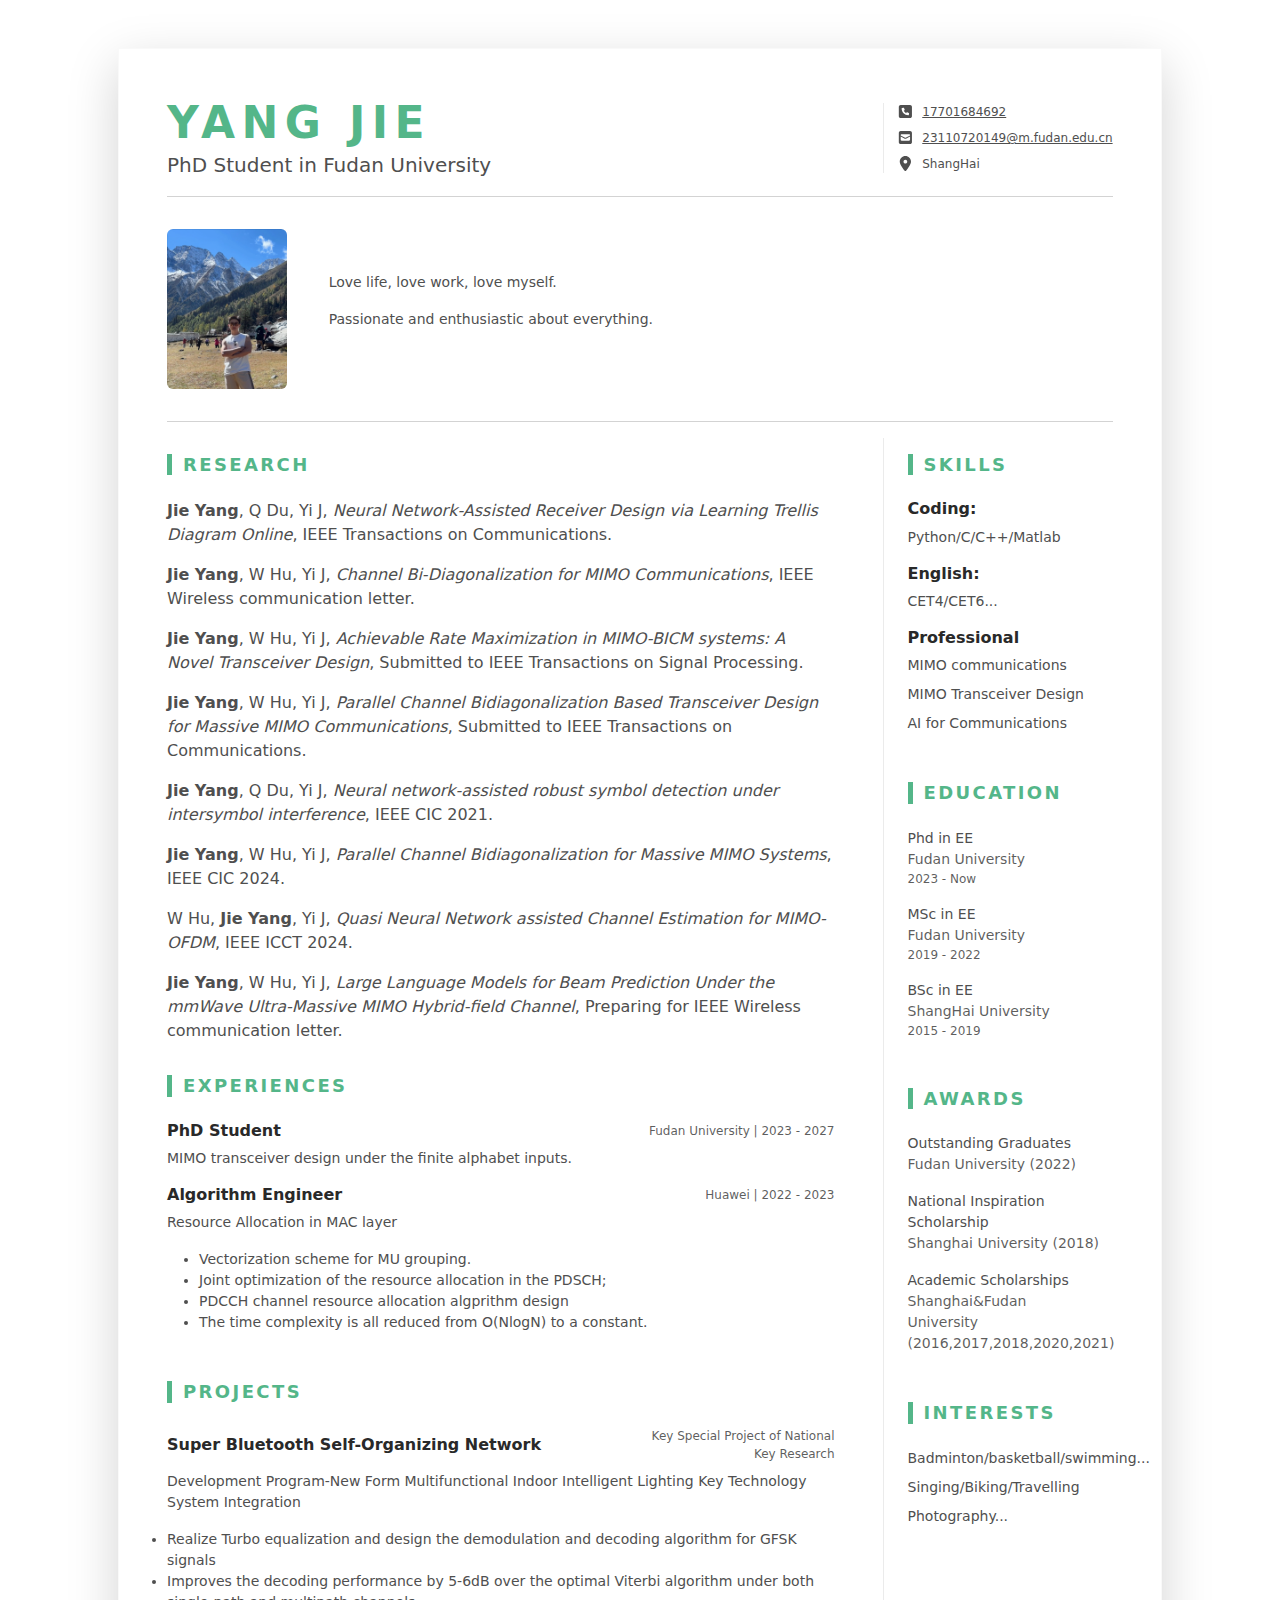
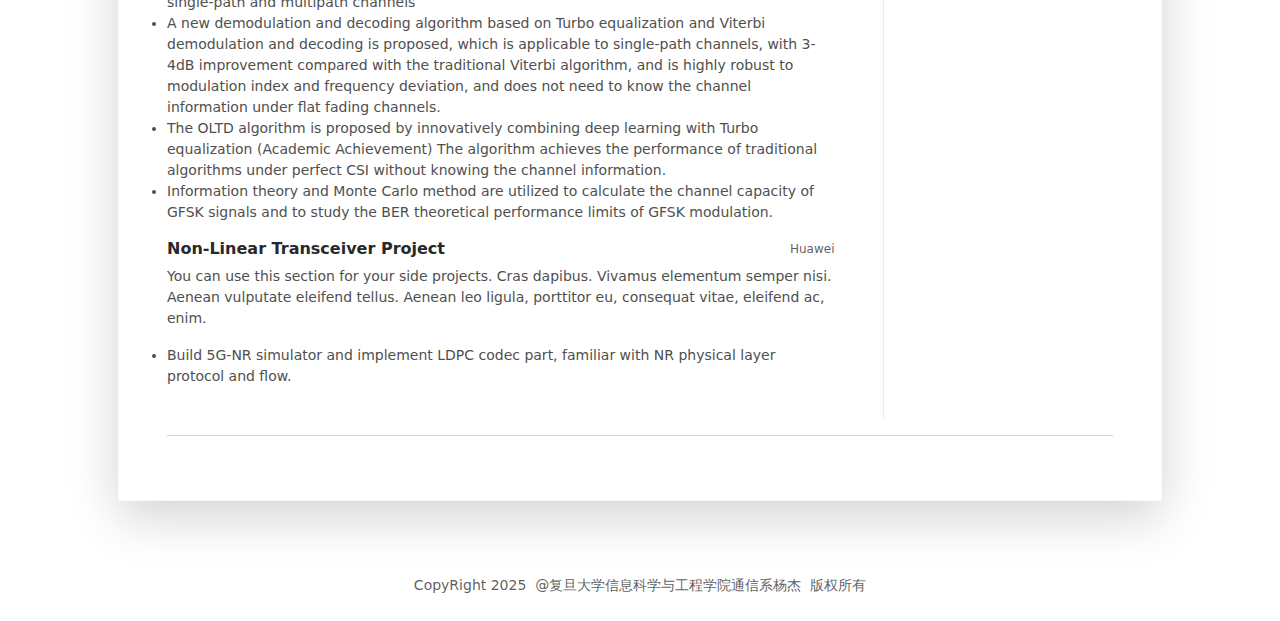
<file: index.html>
<!DOCTYPE html>
<html lang="en"> 
<head>
	<title>Yang Jie's Page</title>
	
	<!-- Meta -->
	<meta charset="utf-8">
	<meta http-equiv="X-UA-Compatible" content="IE=edge">
	<meta name="viewport" content="width=device-width, initial-scale=1.0">
	<meta name="description" content="">
	<meta name="author" content="Xiaoying Riley at 3rd Wave Media">    
	<link rel="shortcut icon" href="favicon.ico"> 
	
	<!-- Google Fonts -->
	<link href="https://fonts.googleapis.com/css?family=Roboto:300,400,500,700,900" rel="stylesheet">
	
	<!-- FontAwesome JS-->
	<script defer src="assets/fontawesome/js/all.min.js"></script>
	
	<!-- Theme CSS -->  
	<link id="theme-style" rel="stylesheet" href="assets/css/devresume.css">

</head> 

<body>
	
	<div class="main-wrapper">
		<div class="container px-3 px-lg-5">
			<article class="resume-wrapper mx-auto theme-bg-light p-5 mb-5 my-5 shadow-lg">
				
				<div class="resume-header">
					<div class="row align-items-center">
						<div class="resume-title col-12 col-md-6 col-lg-8 col-xl-9">
							<h2 class="resume-name mb-0 text-uppercase">Yang Jie</h2>
							<div class="resume-tagline mb-3 mb-md-0">PhD Student in Fudan University </div>
						</div><!--//resume-title-->
						<div class="resume-contact col-12 col-md-6 col-lg-4 col-xl-3">
							<ul class="list-unstyled mb-0">
								<li class="mb-2"><i class="fas fa-phone-square fa-fw fa-lg me-2 "></i><a class="resume-link" href="tel:#">17701684692</a></li>
								<li class="mb-2"><i class="fas fa-envelope-square fa-fw fa-lg me-2"></i><a class="resume-link" href="mailto:#">23110720149@m.fudan.edu.cn</a></li>
								<li class="mb-0"><i class="fas fa-map-marker-alt fa-fw fa-lg me-2"></i>ShangHai</li>
							</ul>
						</div><!--//resume-contact-->
					</div><!--//row-->
					
				</div><!--//resume-header-->
				<hr>
				<div class="resume-intro py-3">
					<div class="row align-items-center">
						<div class="col-12 col-md-3 col-xl-2 text-center">
						    <img class="resume-profile-image mb-3 mb-md-0 me-md-5  ms-md-0 rounded mx-auto" src="assets/images/pic1.jpg" alt="image">
						</div>
						
						<div class="col text-start">
							<p>Love life, love work, love myself. </p>
							<p>Passionate and enthusiastic about everything.</p>		
							<!-- <p class="mb-0">Summarise your career here. <a class="theme-link" href="http://www.mobanwang.com" target="_blank">You can make a PDF version of your resume using our free Sketch template here</a></p> -->
						</div><!--//col-->
					</div>
				</div><!--//resume-intro-->
				<hr>
				<div class="resume-body">
					<div class="row">
						<div class="resume-main col-12 col-lg-8 col-xl-9   pe-0   pe-lg-5">
							<section class="work-section py-3">
								<h3 class="text-uppercase resume-section-heading mb-4">Research</h3>
								<p><b>Jie Yang</b>, Q Du, Yi J, <i>Neural Network-Assisted Receiver Design via Learning Trellis Diagram Online</i>, IEEE Transactions on Communications. </p>
								<p><b>Jie Yang</b>, W Hu, Yi J, <i>Channel Bi-Diagonalization for MIMO Communications</i>, IEEE Wireless communication letter. </p>
								<p><b>Jie Yang</b>, W Hu, Yi J, <i>Achievable Rate Maximization in MIMO-BICM systems: A Novel Transceiver Design</i>, Submitted to IEEE Transactions on Signal Processing. </p>
								<p><b>Jie Yang</b>, W Hu, Yi J, <i>Parallel Channel Bidiagonalization Based Transceiver Design for Massive MIMO Communications</i>, Submitted to IEEE Transactions on Communications. </p>
								<p><b>Jie Yang</b>, Q Du, Yi J, <i>Neural network-assisted robust symbol detection under intersymbol interference</i>, IEEE CIC 2021. </p>
								<p><b>Jie Yang</b>, W Hu, Yi J, <i>Parallel Channel Bidiagonalization for Massive MIMO Systems</i>, IEEE CIC 2024. </p>
								<p>W Hu, <b>Jie Yang</b>, Yi J, <i>Quasi Neural Network assisted Channel Estimation for MIMO-OFDM</i>, IEEE ICCT 2024. </p>
								<p><b>Jie Yang</b>, W Hu, Yi J, <i>Large Language Models for Beam Prediction Under the mmWave Ultra-Massive MIMO Hybrid-field Channel</i>, Preparing for IEEE Wireless communication letter. </p>
							<section class="work-section py-3">
								<h3 class="text-uppercase resume-section-heading mb-4">Experiences</h3>
								<div class="item mb-3">
									<div class="item-heading row align-items-center mb-2">
										<h4 class="item-title col-12 col-md-6 col-lg-8 mb-2 mb-md-0">PhD Student</h4>
										<div class="item-meta col-12 col-md-6 col-lg-4 text-muted text-start text-md-end">Fudan University  | 2023 - 2027</div>
										
									</div>
									<div class="item-content">
										<p>MIMO transceiver design under the finite alphabet inputs.</p>
									</div>
								</div><!--//item-->
								<div class="item mb-3">
									<div class="item-heading row align-items-center mb-2">
										<h4 class="item-title col-12 col-md-6 col-lg-8 mb-2 mb-md-0">Algorithm Engineer</h4>
										<div class="item-meta col-12 col-md-6 col-lg-4 text-muted text-start text-md-end">Huawei  | 2022 - 2023</div>
										
									</div>
									<div class="item-content">
										<p>Resource Allocation in MAC layer</p>
										<ul class="resume-list">
											<li>Vectorization scheme for MU grouping.</li>
											<li>Joint optimization of the resource allocation in the PDSCH;</li>
											<li>PDCCH channel resource allocation algprithm design</li>
											<li>The time complexity is all reduced from O(NlogN) to a constant.</li>
										</ul>
									</div>
								</div><!--//item-->
								<!-- <div class="item mb-3">
									<div class="item-heading row align-items-center mb-2">
										<h4 class="item-title col-12 col-md-6 col-lg-8 mb-2 mb-md-0">Lead Software Developer</h4>
										<div class="item-meta col-12 col-md-6 col-lg-4 text-muted text-start text-md-end">Apple | 2016 - 2019</div>
										
									</div>
									<div class="item-content">
										<p>Role description goes here ipsum dolor sit amet, consectetuer adipiscing elit. Aenean commodo ligula eget dolor. Aenean massa. Cum sociis natoque penatibus et magnis dis parturient montes, nascetur ridiculus mus. Donec quam felis, ultricies nec, pellentesque eu, pretium quis, sem. Donec pede justo, fringilla vel.</p>
										<ul class="resume-list">
											<li>Lorem ipsum dolor sit amet, consectetuer.</li>
											<li>Aenean commodo ligula eget dolor.</li>
										</ul>
									</div>
								</div>//item -->
								<!-- <div class="item mb-3">
									<div class="item-heading row align-items-center mb-2">
										<h4 class="item-title col-12 col-md-6 col-lg-8 mb-2 mb-md-0">Senior Software Developer</h4>
										<div class="item-meta col-12 col-md-6 col-lg-4 text-muted text-start text-md-end">Dropbox | 2014 - 2016</div>
										
									</div>
									<div class="item-content">
										<p>Role description goes here ipsum dolor sit amet, consectetuer adipiscing elit. Aenean commodo ligula eget dolor. Aenean massa. Cum sociis natoque penatibus et magnis dis parturient montes, nascetur ridiculus mus.</p>
									</div>
								</div>//item -->
								<!-- <div class="item">
									<div class="item-heading row align-items-center mb-2">
										<h4 class="item-title col-12 col-md-6 col-lg-8 mb-2 mb-md-0">Senior Developer</h4>
										<div class="item-meta col-12 col-md-6 col-lg-4 text-muted text-start text-md-end">Uber | 2013 - 2014</div>
										
									</div>
									<div class="item-content">
										<p>Role description goes here ipsum dolor sit amet, consectetuer adipiscing elit. Aenean commodo ligula eget dolor. Aenean massa. Cum sociis natoque penatibus. </p>
									</div>
								</div>//item -->
								<!-- <div class="item">
									<div class="item-heading row align-items-center mb-2">
										<h4 class="item-title col-12 col-md-6 col-lg-8 mb-2 mb-md-0">Backend Developer</h4>
										<div class="item-meta col-12 col-md-6 col-lg-4 text-muted text-start text-md-end">Amazon | 2014 - 2016</div>
										
									</div>
									<div class="item-content">
										<p>Role description goes here ipsum dolor sit amet, consectetuer adipiscing elit. Aenean commodo ligula eget dolor. Aenean massa. Cum sociis natoque penatibus et magnis dis parturient montes, nascetur ridiculus mus.</p>
									</div>
								</div>//item -->
								<!-- <div class="item">
									<div class="item-heading row align-items-center mb-2">
										<h4 class="item-title col-12 col-md-6 col-lg-8 mb-2 mb-md-0">Frontend Developer</h4>
										<div class="item-meta col-12 col-md-6 col-lg-4 text-muted text-start text-md-end">Startup | 2013 - 2014</div>
										
									</div>
									<div class="item-content">
										<p>Role description goes here ipsum dolor sit amet, consectetuer adipiscing elit. Aenean commodo ligula eget dolor. Aenean massa. Cum sociis natoque penatibus. </p>
									</div>
								</div>//item -->
								
							</section><!--//work-section-->

							
							<section class="project-section py-3">
								<h3 class="text-uppercase resume-section-heading mb-4">Projects</h3>
								<div class="item mb-3">
									<div class="item-heading row align-items-center mb-2">
										<h4 class="item-title col-12 col-md-6 col-lg-8 mb-2 mb-md-0">Super Bluetooth Self-Organizing Network</h4>
										<div class="item-meta col-12 col-md-6 col-lg-4 text-muted text-start text-md-end"> Key Special Project of National Key Research</div>
										
									</div>
									<div class="item-content">
										<!-- <p>You can use this section for your side projects. You can <a href="#" class="theme-link">provide a project link here</a> as well. Lorem ipsum dolor sit amet, consectetuer adipiscing elit. Aenean commodo ligula eget dolor. Aenean massa. Cum sociis natoque penatibus et magnis dis parturient montes, nascetur ridiculus mus.</p> -->
										<p>Development Program-New Form Multifunctional Indoor Intelligent Lighting Key Technology System Integration</p>
											<li>Realize Turbo equalization and design the demodulation and decoding algorithm for GFSK signals</li>
											<li>Improves the decoding performance by 5-6dB over the optimal Viterbi algorithm under both single-path and multipath channels</li>
											<li>A new demodulation and decoding algorithm based on Turbo equalization and Viterbi demodulation and decoding is proposed, which is applicable to single-path channels, with 3-4dB improvement compared with the traditional Viterbi algorithm, and is highly robust to modulation index and frequency deviation, and does not need to know the channel information under flat fading channels.</li>	
											<li>The OLTD algorithm is proposed by innovatively combining deep learning with Turbo equalization (Academic Achievement) The algorithm achieves the performance of traditional algorithms under perfect CSI without knowing the channel information.</li>
											<li>Information theory and Monte Carlo method are utilized to calculate the channel capacity of GFSK signals and to study the BER theoretical performance limits of GFSK modulation.</li>
									</div>
								</div><!--//item-->
								<div class="item">
									<div class="item-heading row align-items-center mb-2">
										<h4 class="item-title col-12 col-md-6 col-lg-8 mb-2 mb-md-0">Non-Linear Transceiver Project</h4>
										<div class="item-meta col-12 col-md-6 col-lg-4 text-muted text-start text-md-end">Huawei</div>
										
									</div>
									<div class="item-content">
										<p>You can use this section for your side projects. Cras dapibus. Vivamus elementum semper nisi. Aenean vulputate eleifend tellus. Aenean leo ligula, porttitor eu, consequat vitae, eleifend ac, enim.</p>
										<li>Build 5G-NR simulator and implement LDPC codec part, familiar with NR physical layer protocol and flow.</li>
									</div>
								</div><!--//item-->
								
							</section><!--//project-section-->	
						</div><!--//resume-main-->
						<aside class="resume-aside col-12 col-lg-4 col-xl-3 px-lg-4 pb-lg-4">
							<section class="skills-section py-3">
								<h3 class="text-uppercase resume-section-heading mb-4">Skills</h3>
								<div class="item">
									<h4 class="item-title">Coding:</h4>
									<ul class="list-unstyled resume-skills-list">
										<li class="mb-2">Python/C/C++/Matlab</li>
									</ul>
								</div><!--//item-->

								<div class="item">
									<h4 class="item-title">English:</h4>
									<ul class="list-unstyled resume-skills-list">
										<li class="mb-2">CET4/CET6...</li>
									</ul>
								</div><!--//item-->

								<div class="item">
									<h4 class="item-title">Professional</h4>
									<ul class="list-unstyled resume-skills-list">
										<li class="mb-2">MIMO communications</li>
										<li class="mb-2">MIMO Transceiver Design<li>
										<li class="mb-2">AI for Communications</li>
									</ul>
								</div><!--//item-->
									</section><!--//skills-section-->
									<section class="education-section py-3">
										<h3 class="text-uppercase resume-section-heading mb-4">Education</h3>
										<ul class="list-unstyled resume-education-list">
											<li class="mb-3">
												<div class="resume-degree font-weight-bold">Phd in EE</div>
												<div class="resume-degree-org text-muted">Fudan University </div>
												<div class="resume-degree-time text-muted">2023 - Now</div>
											</li>
											<li class="mb-3">
												<div class="resume-degree font-weight-bold">MSc in EE</div>
												<div class="resume-degree-org text-muted">Fudan University </div>
												<div class="resume-degree-time text-muted">2019 - 2022</div>
											</li>
											<li>
												<div class="resume-degree font-weight-bold">BSc in EE</div>
												<div class="resume-degree-org text-muted">ShangHai University</div>
												<div class="resume-degree-time text-muted">2015 - 2019</div>
											</li>
										</ul>
									</section><!--//education-section-->
									<section class="education-section py-3">
										<h3 class="text-uppercase resume-section-heading mb-4">Awards</h3>
										<ul class="list-unstyled resume-awards-list">
											<li class="mb-3">
												<div class="font-weight-bold">Outstanding Graduates</div>
												<div class="text-muted">Fudan University (2022)</div>
											</li>
											<li class="mb-3">
												<div class="font-weight-bold">National Inspiration Scholarship</div>
												<div class="text-muted">Shanghai University (2018)</div>
											</li>
											<li class="mb-3">
												<div class="font-weight-bold">Academic Scholarships</div>
												<div class="text-muted">Shanghai&Fudan University (2016,2017,2018,2020,2021)</div>
											</li>
											
										</ul>
									</section><!--//education-section-->
									<!-- <section class="skills-section py-3">
										<h3 class="text-uppercase resume-section-heading mb-4">Languages</h3>
										<ul class="list-unstyled resume-lang-list">
											<li class="mb-2">English <span class="text-muted">(Native)</span></li>
											<li>Spanish <span class="text-muted">(Professional)</span></li>
										</ul> -->
									<!-- </section> --> <!--//certificates-section-->
									
									<section class="skills-section py-3">
										<h3 class="text-uppercase resume-section-heading mb-4">Interests</h3>
										<ul class="list-unstyled resume-interests-list mb-0">
											<li class="mb-2">Badminton/basketball/swimming...</li>
											<li class="mb-2">Singing/Biking/Travelling</li>
											<li class="mb-2">Photography...</li>
										</ul>
									</section><!--//certificates-section-->
									
								</aside><!--//resume-aside-->
							</div><!--//row-->
						</div><!--//resume-body-->
						<hr>
<!-- 						<div class="resume-footer text-center">
							<ul class="resume-social-list list-inline mx-auto mb-0 d-inline-block text-muted">
								<li class="list-inline-item mb-lg-0 me-3"><a class="resume-link" href="#"><i class="fab fa-github-square fa-2x me-2" data-fa-transform="down-4"></i><span class="d-none d-lg-inline-block text-muted">github.com/</span></a></li>
								<li class="list-inline-item mb-lg-0 me-3"><a class="resume-link" href="#"><i class="fab fa-linkedin fa-2x me-2" data-fa-transform="down-4"></i><span class="d-none d-lg-inline-block text-muted">linkedin.com/in/</span></a></li>
								<li class="list-inline-item mb-lg-0 me-lg-3"><a class="resume-link" href="#"><i class="fab fa-twitter-square fa-2x me-2" data-fa-transform="down-4"></i><span class="d-none d-lg-inline-block text-muted">@</span></a></li>
							</ul>
						</div><!--//resume-footer--> 
					</article>
					
				</div><!--//container-->
				
				<footer class="footer text-center py-4">
					<small class="copyright text-muted">CopyRight 2025&nbsp; @复旦大学信息科学与工程学院通信系杨杰 &nbsp;版权所有<span class="sr-only">/span> </small>
				</footer>
			</div><!--//main-wrapper-->
			

</body>
</html>
</file>
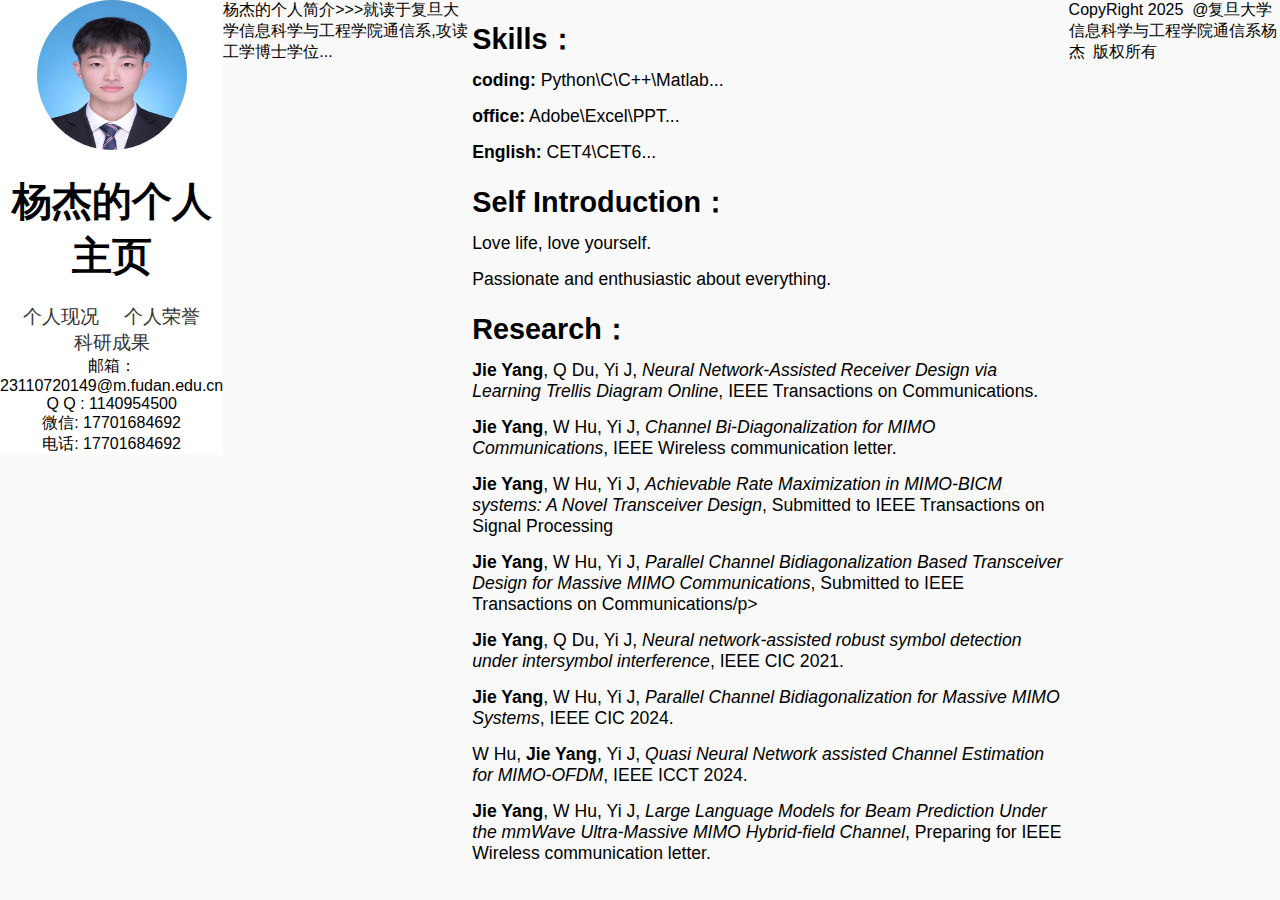
<file: 1.html>
<!DOCTYPE html>
<html lang="en">
<head>
	<meta charset="UTF-8">
	<title>个人现况</title>
</head>
<link rel="stylesheet" type="text/css" href="dec.css">
<body>
	<div class="header">
		<img src="images/pic.jpg">
		<div class="info">
			<div class="title">
				<h1>杨杰的个人主页</h1>
			</div>
			
			<div class = 'nav'>
				<a href="1.html">个人现况</a>
				<a href="2.html">个人荣誉</a>
				<a href="3.html">科研成果</a>
			</div>
		</div>
		<div class="introduce">
			<div class="email">
				<p>邮箱：23110720149@m.fudan.edu.cn</p>
			</div>
			<div class="qq">
				<p>Q Q : 1140954500</p>
			</div>
			<div class="wechat">
				<p>微信: 17701684692</p>
			</div>
			<div class="phone">
				<p>电话: 17701684692</p>
			</div>
<!-- 			<a href="http://www.it.fudan.edu.cn/" target="_blank">
				<img src="images/timg.jpg">
				<input type="button" value ="查看更多..."></a> -->
		</div>
	</div>
	<div class="top">
		<p>
			杨杰的个人简介>>>就读于复旦大学信息科学与工程学院通信系,攻读工学博士学位...
		</p>
	</div>

	<div class="txte">
		
		<h3>Skills：</h3>
		<p><b>coding:</b> Python\C\C++\Matlab...</p>
		<p><b>office:</b> Adobe\Excel\PPT...</p>
		<p><b>English:</b> CET4\CET6...</p>
		
		<h3>Self Introduction：</h3>
		<p>Love life, love yourself. </p>
		<p>Passionate and enthusiastic about everything.</p>

		<h3>Research：</h3>
		<p><b>Jie Yang</b>, Q Du, Yi J, <i>Neural Network-Assisted Receiver Design via Learning Trellis Diagram Online</i>, IEEE Transactions on Communications. </p>
		<p><b>Jie Yang</b>, W Hu, Yi J, <i>Channel Bi-Diagonalization for MIMO Communications</i>, IEEE Wireless communication letter. </p>
		<p><b>Jie Yang</b>, W Hu, Yi J, <i>Achievable Rate Maximization in MIMO-BICM systems: A Novel Transceiver Design</i>, Submitted to IEEE Transactions on Signal Processing </p>
		<p><b>Jie Yang</b>, W Hu, Yi J, <i>Parallel Channel Bidiagonalization Based Transceiver Design for Massive MIMO Communications</i>, Submitted to IEEE Transactions on Communications/p>
		<p><b>Jie Yang</b>, Q Du, Yi J, <i>Neural network-assisted robust symbol detection under intersymbol interference</i>, IEEE CIC 2021. </p>
		<p><b>Jie Yang</b>, W Hu, Yi J, <i>Parallel Channel Bidiagonalization for Massive MIMO Systems</i>, IEEE CIC 2024. </p>
		<p>W Hu, <b>Jie Yang</b>, Yi J, <i>Quasi Neural Network assisted Channel Estimation for MIMO-OFDM</i>, IEEE ICCT 2024. </p>
		<p><b>Jie Yang</b>, W Hu, Yi J, <i>Large Language Models for Beam Prediction Under the mmWave Ultra-Massive MIMO Hybrid-field Channel</i>, Preparing for IEEE Wireless communication letter. </p>
	</div>

	<div class="footer">
		<div class="fl">
			<p>CopyRight 2025&nbsp; @复旦大学信息科学与工程学院通信系杨杰 &nbsp;版权所有</p>
		</div>
	</div>
</body>
</html>
</file>
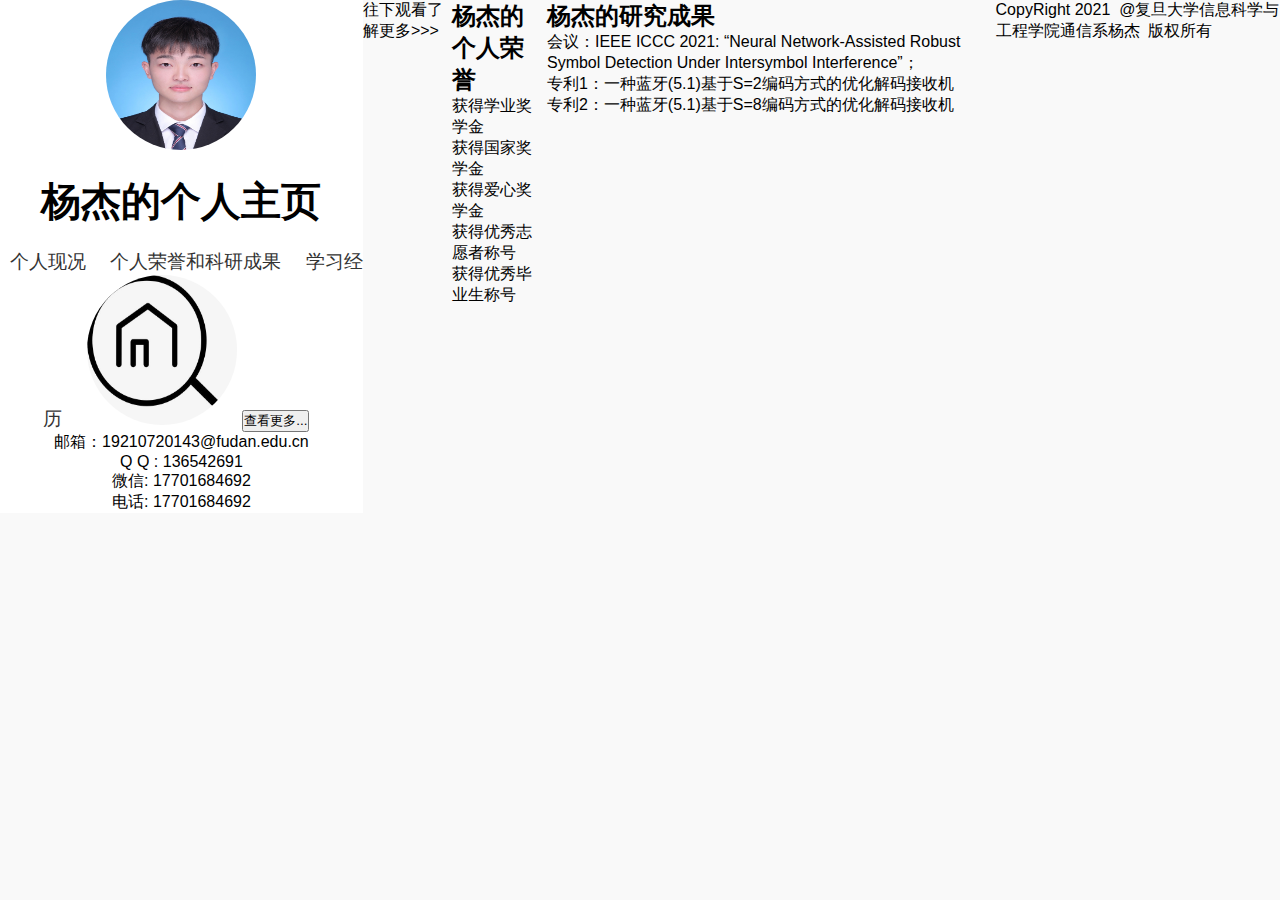
<file: 2.html>
<!DOCTYPE html>
<html lang="en">
<head>
	<meta charset="UTF-8">
	<title>个人荣誉</title>
</head>
<link rel="stylesheet" type="text/css" href="dec.css">
<body>
	<div class="header">
		<img src="images/pic.jpg">
		<div class="info">
			<div class="title">
				<h1>杨杰的个人主页</h1>
			</div>
			
			<div class = 'nav'>
				<a href="1">个人现况</a>
				<a href="2.html">个人荣誉和科研成果</a>
				<a href="3.html">学习经历</a>
				<a href="http://www.it.fudan.edu.cn/" target="_blank"><img src="images/timg.jpg">
				<input type="button" value ="查看更多..."></a>
			</div>
		</div>
		<div class="introduce">
			<div class="email">
				<p>邮箱：19210720143@fudan.edu.cn</p>
			</div>
			<div class="qq">
				<p>Q Q : 136542691</p>
			</div>
			<div class="wechat">
				<p>微信: 17701684692</p>
			</div>
			<div class="phone">
				<p>电话: 17701684692</p>
			</div>
			
		</div>
	</div>
	<div class="top">
		<p>
			往下观看了解更多>>>
		</p>
	</div>
	<div class="txt">
		<h2>杨杰的个人荣誉</h2>
		<ul style="list-style-type:none">
			<li>获得学业奖学金</li>
			<li>获得国家奖学金</li>
			<li>获得爱心奖学金</li>
			<li>获得优秀志愿者称号</li>
			<li>获得优秀毕业生称号</li>
			
		</ul>
	</div>
	<div class="txt">
		<h2>杨杰的研究成果</h2>
		<ul style="list-style-type:none">
			<li>会议：IEEE ICCC 2021: “Neural Network-Assisted Robust Symbol Detection Under Intersymbol Interference”；</li>
			<li>专利1：一种蓝牙(5.1)基于S=2编码方式的优化解码接收机</li>
			<li>专利2：一种蓝牙(5.1)基于S=8编码方式的优化解码接收机</li>
		</ul>
	</div>
	<div class="footer">
		<div class="fl">
			<p>CopyRight 2021&nbsp; @复旦大学信息科学与工程学院通信系杨杰 &nbsp;版权所有</p>
		</div>
	</div>
</body>
</html>
</file>
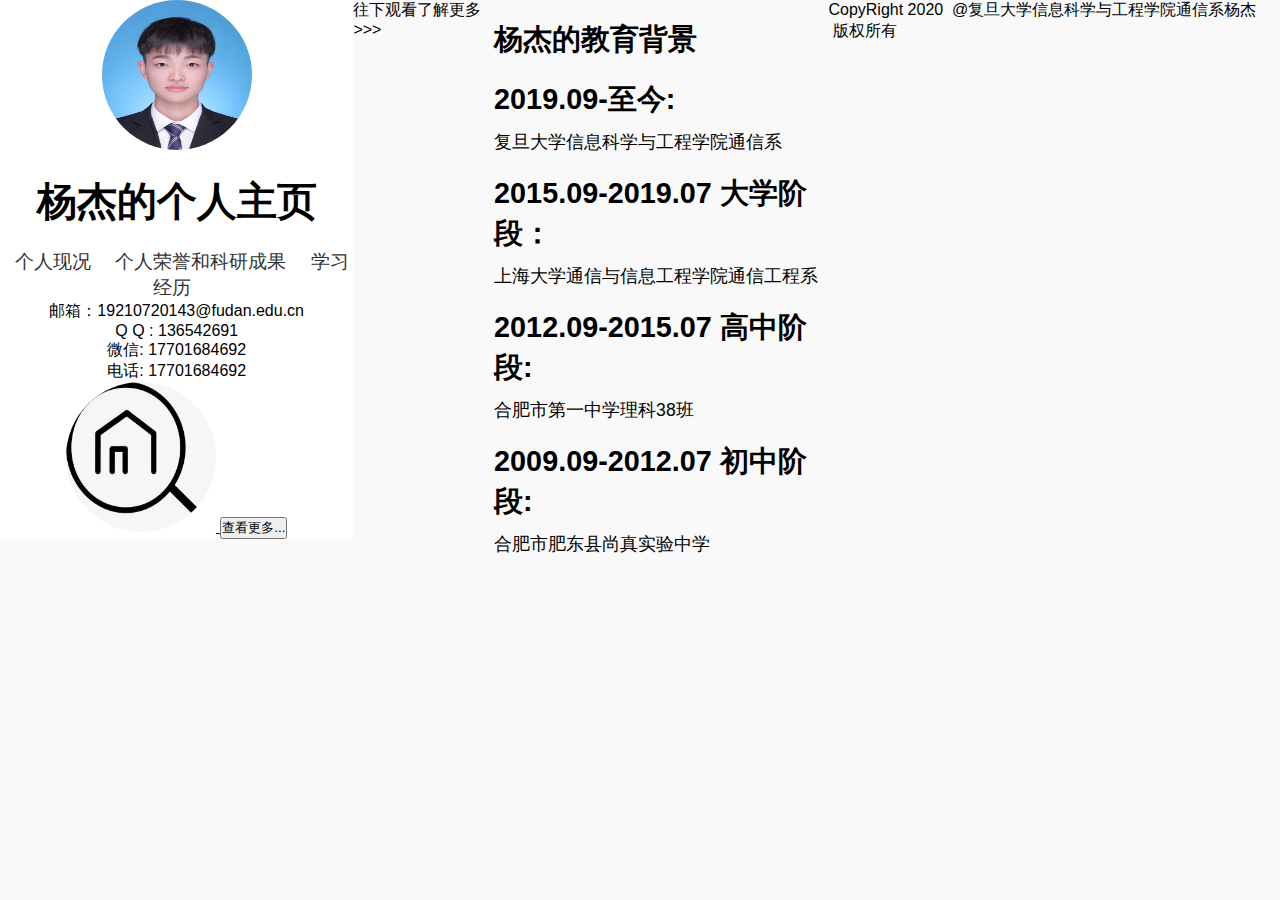
<file: 3.html>
<!DOCTYPE html>
<html lang="en">
<head>
	<meta charset="UTF-8">
	<title>学习经历</title>
</head>
<link rel="stylesheet" type="text/css" href="dec.css">
<body>
	<div class="header">
		<img src="images/pic.jpg">
		<div class="info">
			<div class="title">
				<h1>杨杰的个人主页</h1>
			</div>
			
			<div class = 'nav'>
				<a href="1">个人现况</a>
				<a href="2.html">个人荣誉和科研成果</a>
				<a href="3.html">学习经历</a>
			</div>
		</div>
		<div class="introduce">
			<div class="email">
				<p>邮箱：19210720143@fudan.edu.cn</p>
			</div>
			<div class="qq">
				<p>Q Q : 136542691</p>
			</div>
			<div class="wechat">
				<p>微信: 17701684692</p>
			</div>
			<div class="phone">
				<p>电话: 17701684692</p>
			</div>
			<a href="http://www.it.fudan.edu.cn/" target="_blank">
				<img src="images/timg.jpg">
				<input type="button" value ="查看更多..."></a>
		</div>
	</div>
	<div class="top">
		<p>
			往下观看了解更多>>>
		</p>
	</div>

	<div class="txte">
		<h2>杨杰的教育背景</h2>
		<h3>2019.09-至今:</h3>
			<p>复旦大学信息科学与工程学院通信系</p>
		<h3>2015.09-2019.07 大学阶段：</h3>
			<p>上海大学通信与信息工程学院通信工程系</p>
		<h3>2012.09-2015.07 高中阶段:</h3>
			<P>合肥市第一中学理科38班</P>
		<h3>2009.09-2012.07 初中阶段:</h3>
			<p>合肥市肥东县尚真实验中学</p>
		
	</div>
	<div></div>
	<div></div>

	<div class="footer">
		<div class="fl">
			<p>CopyRight 2020&nbsp; @复旦大学信息科学与工程学院通信系杨杰 &nbsp;版权所有</p>
		</div>
	</div>
</body>
</html>
</file>
<file: assets/css/devresume.css>
:root{--bs-blue: #0d6efd;--bs-indigo: #6610f2;--bs-purple: #6f42c1;--bs-pink: #d63384;--bs-red: #dc3545;--bs-orange: #fd7e14;--bs-yellow: #ffc107;--bs-green: #198754;--bs-teal: #20c997;--bs-cyan: #0dcaf0;--bs-black: #000;--bs-white: #fff;--bs-gray: #767676;--bs-gray-dark: #434343;--bs-gray-100: #c2c2c2;--bs-gray-200: #b5b5b5;--bs-gray-300: #a9a9a9;--bs-gray-400: #9c9c9c;--bs-gray-500: #8f8f8f;--bs-gray-600: #767676;--bs-gray-700: #5c5c5c;--bs-gray-800: #434343;--bs-gray-900: #292929;--bs-primary: #54B689;--bs-secondary: #4f4f4f;--bs-success: #198754;--bs-info: #0dcaf0;--bs-warning: #ffc107;--bs-danger: #dc3545;--bs-light: #c2c2c2;--bs-dark: #292929;--bs-primary-rgb: 84,182,137;--bs-secondary-rgb: 79.25,79.25,79.25;--bs-success-rgb: 25,135,84;--bs-info-rgb: 13,202,240;--bs-warning-rgb: 255,193,7;--bs-danger-rgb: 220,53,69;--bs-light-rgb: 194,194,194;--bs-dark-rgb: 41,41,41;--bs-white-rgb: 255,255,255;--bs-black-rgb: 0,0,0;--bs-body-color-rgb: 41,41,41;--bs-body-bg-rgb: 255,255,255;--bs-font-sans-serif: system-ui, -apple-system, "Segoe UI", Roboto, "Helvetica Neue", "Noto Sans", "Liberation Sans", Arial, sans-serif, "Apple Color Emoji", "Segoe UI Emoji", "Segoe UI Symbol", "Noto Color Emoji";--bs-font-monospace: SFMono-Regular, Menlo, Monaco, Consolas, "Liberation Mono", "Courier New", monospace;--bs-gradient: linear-gradient(180deg, rgba(255,255,255,0.15), rgba(255,255,255,0));--bs-body-font-family: var(--bs-font-sans-serif);--bs-body-font-size:1rem;--bs-body-font-weight: 400;--bs-body-line-height: 1.5;--bs-body-color: #292929;--bs-body-bg: #fff;--bs-border-width: 1px;--bs-border-style: solid;--bs-border-color: #a9a9a9;--bs-border-color-translucent: rgba(0,0,0,0.175);--bs-border-radius: .375rem;--bs-border-radius-sm: .25rem;--bs-border-radius-lg: .5rem;--bs-border-radius-xl: 1rem;--bs-border-radius-2xl: 2rem;--bs-border-radius-pill: 50rem;--bs-heading-color: ;--bs-link-color: #54B689;--bs-link-hover-color: #43926e;--bs-code-color: #d63384;--bs-highlight-bg: #fff3cd}*,*::before,*::after{box-sizing:border-box}@media (prefers-reduced-motion: no-preference){:root{scroll-behavior:smooth}}body{margin:0;font-family:var(--bs-body-font-family);font-size:var(--bs-body-font-size);font-weight:var(--bs-body-font-weight);line-height:var(--bs-body-line-height);color:var(--bs-body-color);text-align:var(--bs-body-text-align);background-color:var(--bs-body-bg);-webkit-text-size-adjust:100%;-webkit-tap-highlight-color:rgba(0,0,0,0)}hr{margin:1rem 0;color:inherit;border:0;border-top:1px solid;opacity:.25}h6,.h6,h5,.h5,h4,.h4,h3,.h3,h2,.h2,h1,.h1{margin-top:0;margin-bottom:.5rem;font-weight:500;line-height:1.2;color:var(--bs-heading-color)}h1,.h1{font-size:calc(1.375rem + 1.5vw)}@media (min-width: 1200px){h1,.h1{font-size:2.5rem}}h2,.h2{font-size:calc(1.325rem + .9vw)}@media (min-width: 1200px){h2,.h2{font-size:2rem}}h3,.h3{font-size:calc(1.3rem + .6vw)}@media (min-width: 1200px){h3,.h3{font-size:1.75rem}}h4,.h4{font-size:calc(1.275rem + .3vw)}@media (min-width: 1200px){h4,.h4{font-size:1.5rem}}h5,.h5{font-size:1.25rem}h6,.h6{font-size:1rem}p{margin-top:0;margin-bottom:1rem}abbr[title]{-webkit-text-decoration:underline dotted;text-decoration:underline dotted;cursor:help;-webkit-text-decoration-skip-ink:none;text-decoration-skip-ink:none}address{margin-bottom:1rem;font-style:normal;line-height:inherit}ol,ul{padding-left:2rem}ol,ul,dl{margin-top:0;margin-bottom:1rem}ol ol,ul ul,ol ul,ul ol{margin-bottom:0}dt{font-weight:700}dd{margin-bottom:.5rem;margin-left:0}blockquote{margin:0 0 1rem}b,strong{font-weight:bolder}small,.small{font-size:.875em}mark,.mark{padding:.1875em;background-color:var(--bs-highlight-bg)}sub,sup{position:relative;font-size:.75em;line-height:0;vertical-align:baseline}sub{bottom:-.25em}sup{top:-.5em}a{color:var(--bs-link-color);text-decoration:underline}a:hover{color:var(--bs-link-hover-color)}a:not([href]):not([class]),a:not([href]):not([class]):hover{color:inherit;text-decoration:none}pre,code,kbd,samp{font-family:var(--bs-font-monospace);font-size:1em}pre{display:block;margin-top:0;margin-bottom:1rem;overflow:auto;font-size:.875em}pre code{font-size:inherit;color:inherit;word-break:normal}code{font-size:.875em;color:var(--bs-code-color);word-wrap:break-word}a>code{color:inherit}kbd{padding:.1875rem .375rem;font-size:.875em;color:var(--bs-body-bg);background-color:var(--bs-body-color);border-radius:.25rem}kbd kbd{padding:0;font-size:1em}figure{margin:0 0 1rem}img,svg{vertical-align:middle}table{caption-side:bottom;border-collapse:collapse}caption{padding-top:.5rem;padding-bottom:.5rem;color:rgba(var(--bs-body-color-rgb), 0.75);text-align:left}th{text-align:inherit;text-align:-webkit-match-parent}thead,tbody,tfoot,tr,td,th{border-color:inherit;border-style:solid;border-width:0}label{display:inline-block}button{border-radius:0}button:focus:not(:focus-visible){outline:0}input,button,select,optgroup,textarea{margin:0;font-family:inherit;font-size:inherit;line-height:inherit}button,select{text-transform:none}[role="button"]{cursor:pointer}select{word-wrap:normal}select:disabled{opacity:1}[list]:not([type="date"]):not([type="datetime-local"]):not([type="month"]):not([type="week"]):not([type="time"])::-webkit-calendar-picker-indicator{display:none !important}button,[type="button"],[type="reset"],[type="submit"]{-webkit-appearance:button}button:not(:disabled),[type="button"]:not(:disabled),[type="reset"]:not(:disabled),[type="submit"]:not(:disabled){cursor:pointer}::-moz-focus-inner{padding:0;border-style:none}textarea{resize:vertical}fieldset{min-width:0;padding:0;margin:0;border:0}legend{float:left;width:100%;padding:0;margin-bottom:.5rem;font-size:calc(1.275rem + .3vw);line-height:inherit}@media (min-width: 1200px){legend{font-size:1.5rem}}legend+*{clear:left}::-webkit-datetime-edit-fields-wrapper,::-webkit-datetime-edit-text,::-webkit-datetime-edit-minute,::-webkit-datetime-edit-hour-field,::-webkit-datetime-edit-day-field,::-webkit-datetime-edit-month-field,::-webkit-datetime-edit-year-field{padding:0}::-webkit-inner-spin-button{height:auto}[type="search"]{outline-offset:-2px;-webkit-appearance:textfield}::-webkit-search-decoration{-webkit-appearance:none}::-webkit-color-swatch-wrapper{padding:0}::-webkit-file-upload-button{font:inherit;-webkit-appearance:button}::file-selector-button{font:inherit;-webkit-appearance:button}output{display:inline-block}iframe{border:0}summary{display:list-item;cursor:pointer}progress{vertical-align:baseline}[hidden]{display:none !important}.lead{font-size:1.25rem;font-weight:300}.display-1{font-size:calc(1.625rem + 4.5vw);font-weight:300;line-height:1.2}@media (min-width: 1200px){.display-1{font-size:5rem}}.display-2{font-size:calc(1.575rem + 3.9vw);font-weight:300;line-height:1.2}@media (min-width: 1200px){.display-2{font-size:4.5rem}}.display-3{font-size:calc(1.525rem + 3.3vw);font-weight:300;line-height:1.2}@media (min-width: 1200px){.display-3{font-size:4rem}}.display-4{font-size:calc(1.475rem + 2.7vw);font-weight:300;line-height:1.2}@media (min-width: 1200px){.display-4{font-size:3.5rem}}.display-5{font-size:calc(1.425rem + 2.1vw);font-weight:300;line-height:1.2}@media (min-width: 1200px){.display-5{font-size:3rem}}.display-6{font-size:calc(1.375rem + 1.5vw);font-weight:300;line-height:1.2}@media (min-width: 1200px){.display-6{font-size:2.5rem}}.list-unstyled{padding-left:0;list-style:none}.list-inline{padding-left:0;list-style:none}.list-inline-item{display:inline-block}.list-inline-item:not(:last-child){margin-right:.5rem}.initialism{font-size:.875em;text-transform:uppercase}.blockquote{margin-bottom:1rem;font-size:1.25rem}.blockquote>:last-child{margin-bottom:0}.blockquote-footer{margin-top:-1rem;margin-bottom:1rem;font-size:.875em;color:#767676}.blockquote-footer::before{content:"\2014\00A0"}.img-fluid{max-width:100%;height:auto}.img-thumbnail{padding:.25rem;background-color:#fff;border:1px solid var(--bs-border-color);border-radius:.375rem;max-width:100%;height:auto}.figure{display:inline-block}.figure-img{margin-bottom:.5rem;line-height:1}.figure-caption{font-size:.875em;color:#767676}.container,.container-fluid,.container-xxl,.container-xl,.container-lg,.container-md,.container-sm{--bs-gutter-x: 1.5rem;--bs-gutter-y: 0;width:100%;padding-right:calc(var(--bs-gutter-x) * .5);padding-left:calc(var(--bs-gutter-x) * .5);margin-right:auto;margin-left:auto}@media (min-width: 576px){.container-sm,.container{max-width:540px}}@media (min-width: 768px){.container-md,.container-sm,.container{max-width:720px}}@media (min-width: 992px){.container-lg,.container-md,.container-sm,.container{max-width:960px}}@media (min-width: 1200px){.container-xl,.container-lg,.container-md,.container-sm,.container{max-width:1140px}}@media (min-width: 1400px){.container-xxl,.container-xl,.container-lg,.container-md,.container-sm,.container{max-width:1320px}}.row{--bs-gutter-x: 1.5rem;--bs-gutter-y: 0;display:flex;flex-wrap:wrap;margin-top:calc(-1 * var(--bs-gutter-y));margin-right:calc(-.5 * var(--bs-gutter-x));margin-left:calc(-.5 * var(--bs-gutter-x))}.row>*{flex-shrink:0;width:100%;max-width:100%;padding-right:calc(var(--bs-gutter-x) * .5);padding-left:calc(var(--bs-gutter-x) * .5);margin-top:var(--bs-gutter-y)}.col{flex:1 0 0%}.row-cols-auto>*{flex:0 0 auto;width:auto}.row-cols-1>*{flex:0 0 auto;width:100%}.row-cols-2>*{flex:0 0 auto;width:50%}.row-cols-3>*{flex:0 0 auto;width:33.3333333333%}.row-cols-4>*{flex:0 0 auto;width:25%}.row-cols-5>*{flex:0 0 auto;width:20%}.row-cols-6>*{flex:0 0 auto;width:16.6666666667%}.col-auto{flex:0 0 auto;width:auto}.col-1{flex:0 0 auto;width:8.33333333%}.col-2{flex:0 0 auto;width:16.66666667%}.col-3{flex:0 0 auto;width:25%}.col-4{flex:0 0 auto;width:33.33333333%}.col-5{flex:0 0 auto;width:41.66666667%}.col-6{flex:0 0 auto;width:50%}.col-7{flex:0 0 auto;width:58.33333333%}.col-8{flex:0 0 auto;width:66.66666667%}.col-9{flex:0 0 auto;width:75%}.col-10{flex:0 0 auto;width:83.33333333%}.col-11{flex:0 0 auto;width:91.66666667%}.col-12{flex:0 0 auto;width:100%}.offset-1{margin-left:8.33333333%}.offset-2{margin-left:16.66666667%}.offset-3{margin-left:25%}.offset-4{margin-left:33.33333333%}.offset-5{margin-left:41.66666667%}.offset-6{margin-left:50%}.offset-7{margin-left:58.33333333%}.offset-8{margin-left:66.66666667%}.offset-9{margin-left:75%}.offset-10{margin-left:83.33333333%}.offset-11{margin-left:91.66666667%}.g-0,.gx-0{--bs-gutter-x: 0}.g-0,.gy-0{--bs-gutter-y: 0}.g-1,.gx-1{--bs-gutter-x: .25rem}.g-1,.gy-1{--bs-gutter-y: .25rem}.g-2,.gx-2{--bs-gutter-x: .5rem}.g-2,.gy-2{--bs-gutter-y: .5rem}.g-3,.gx-3{--bs-gutter-x: 1rem}.g-3,.gy-3{--bs-gutter-y: 1rem}.g-4,.gx-4{--bs-gutter-x: 1.5rem}.g-4,.gy-4{--bs-gutter-y: 1.5rem}.g-5,.gx-5{--bs-gutter-x: 3rem}.g-5,.gy-5{--bs-gutter-y: 3rem}@media (min-width: 576px){.col-sm{flex:1 0 0%}.row-cols-sm-auto>*{flex:0 0 auto;width:auto}.row-cols-sm-1>*{flex:0 0 auto;width:100%}.row-cols-sm-2>*{flex:0 0 auto;width:50%}.row-cols-sm-3>*{flex:0 0 auto;width:33.3333333333%}.row-cols-sm-4>*{flex:0 0 auto;width:25%}.row-cols-sm-5>*{flex:0 0 auto;width:20%}.row-cols-sm-6>*{flex:0 0 auto;width:16.6666666667%}.col-sm-auto{flex:0 0 auto;width:auto}.col-sm-1{flex:0 0 auto;width:8.33333333%}.col-sm-2{flex:0 0 auto;width:16.66666667%}.col-sm-3{flex:0 0 auto;width:25%}.col-sm-4{flex:0 0 auto;width:33.33333333%}.col-sm-5{flex:0 0 auto;width:41.66666667%}.col-sm-6{flex:0 0 auto;width:50%}.col-sm-7{flex:0 0 auto;width:58.33333333%}.col-sm-8{flex:0 0 auto;width:66.66666667%}.col-sm-9{flex:0 0 auto;width:75%}.col-sm-10{flex:0 0 auto;width:83.33333333%}.col-sm-11{flex:0 0 auto;width:91.66666667%}.col-sm-12{flex:0 0 auto;width:100%}.offset-sm-0{margin-left:0}.offset-sm-1{margin-left:8.33333333%}.offset-sm-2{margin-left:16.66666667%}.offset-sm-3{margin-left:25%}.offset-sm-4{margin-left:33.33333333%}.offset-sm-5{margin-left:41.66666667%}.offset-sm-6{margin-left:50%}.offset-sm-7{margin-left:58.33333333%}.offset-sm-8{margin-left:66.66666667%}.offset-sm-9{margin-left:75%}.offset-sm-10{margin-left:83.33333333%}.offset-sm-11{margin-left:91.66666667%}.g-sm-0,.gx-sm-0{--bs-gutter-x: 0}.g-sm-0,.gy-sm-0{--bs-gutter-y: 0}.g-sm-1,.gx-sm-1{--bs-gutter-x: .25rem}.g-sm-1,.gy-sm-1{--bs-gutter-y: .25rem}.g-sm-2,.gx-sm-2{--bs-gutter-x: .5rem}.g-sm-2,.gy-sm-2{--bs-gutter-y: .5rem}.g-sm-3,.gx-sm-3{--bs-gutter-x: 1rem}.g-sm-3,.gy-sm-3{--bs-gutter-y: 1rem}.g-sm-4,.gx-sm-4{--bs-gutter-x: 1.5rem}.g-sm-4,.gy-sm-4{--bs-gutter-y: 1.5rem}.g-sm-5,.gx-sm-5{--bs-gutter-x: 3rem}.g-sm-5,.gy-sm-5{--bs-gutter-y: 3rem}}@media (min-width: 768px){.col-md{flex:1 0 0%}.row-cols-md-auto>*{flex:0 0 auto;width:auto}.row-cols-md-1>*{flex:0 0 auto;width:100%}.row-cols-md-2>*{flex:0 0 auto;width:50%}.row-cols-md-3>*{flex:0 0 auto;width:33.3333333333%}.row-cols-md-4>*{flex:0 0 auto;width:25%}.row-cols-md-5>*{flex:0 0 auto;width:20%}.row-cols-md-6>*{flex:0 0 auto;width:16.6666666667%}.col-md-auto{flex:0 0 auto;width:auto}.col-md-1{flex:0 0 auto;width:8.33333333%}.col-md-2{flex:0 0 auto;width:16.66666667%}.col-md-3{flex:0 0 auto;width:25%}.col-md-4{flex:0 0 auto;width:33.33333333%}.col-md-5{flex:0 0 auto;width:41.66666667%}.col-md-6{flex:0 0 auto;width:50%}.col-md-7{flex:0 0 auto;width:58.33333333%}.col-md-8{flex:0 0 auto;width:66.66666667%}.col-md-9{flex:0 0 auto;width:75%}.col-md-10{flex:0 0 auto;width:83.33333333%}.col-md-11{flex:0 0 auto;width:91.66666667%}.col-md-12{flex:0 0 auto;width:100%}.offset-md-0{margin-left:0}.offset-md-1{margin-left:8.33333333%}.offset-md-2{margin-left:16.66666667%}.offset-md-3{margin-left:25%}.offset-md-4{margin-left:33.33333333%}.offset-md-5{margin-left:41.66666667%}.offset-md-6{margin-left:50%}.offset-md-7{margin-left:58.33333333%}.offset-md-8{margin-left:66.66666667%}.offset-md-9{margin-left:75%}.offset-md-10{margin-left:83.33333333%}.offset-md-11{margin-left:91.66666667%}.g-md-0,.gx-md-0{--bs-gutter-x: 0}.g-md-0,.gy-md-0{--bs-gutter-y: 0}.g-md-1,.gx-md-1{--bs-gutter-x: .25rem}.g-md-1,.gy-md-1{--bs-gutter-y: .25rem}.g-md-2,.gx-md-2{--bs-gutter-x: .5rem}.g-md-2,.gy-md-2{--bs-gutter-y: .5rem}.g-md-3,.gx-md-3{--bs-gutter-x: 1rem}.g-md-3,.gy-md-3{--bs-gutter-y: 1rem}.g-md-4,.gx-md-4{--bs-gutter-x: 1.5rem}.g-md-4,.gy-md-4{--bs-gutter-y: 1.5rem}.g-md-5,.gx-md-5{--bs-gutter-x: 3rem}.g-md-5,.gy-md-5{--bs-gutter-y: 3rem}}@media (min-width: 992px){.col-lg{flex:1 0 0%}.row-cols-lg-auto>*{flex:0 0 auto;width:auto}.row-cols-lg-1>*{flex:0 0 auto;width:100%}.row-cols-lg-2>*{flex:0 0 auto;width:50%}.row-cols-lg-3>*{flex:0 0 auto;width:33.3333333333%}.row-cols-lg-4>*{flex:0 0 auto;width:25%}.row-cols-lg-5>*{flex:0 0 auto;width:20%}.row-cols-lg-6>*{flex:0 0 auto;width:16.6666666667%}.col-lg-auto{flex:0 0 auto;width:auto}.col-lg-1{flex:0 0 auto;width:8.33333333%}.col-lg-2{flex:0 0 auto;width:16.66666667%}.col-lg-3{flex:0 0 auto;width:25%}.col-lg-4{flex:0 0 auto;width:33.33333333%}.col-lg-5{flex:0 0 auto;width:41.66666667%}.col-lg-6{flex:0 0 auto;width:50%}.col-lg-7{flex:0 0 auto;width:58.33333333%}.col-lg-8{flex:0 0 auto;width:66.66666667%}.col-lg-9{flex:0 0 auto;width:75%}.col-lg-10{flex:0 0 auto;width:83.33333333%}.col-lg-11{flex:0 0 auto;width:91.66666667%}.col-lg-12{flex:0 0 auto;width:100%}.offset-lg-0{margin-left:0}.offset-lg-1{margin-left:8.33333333%}.offset-lg-2{margin-left:16.66666667%}.offset-lg-3{margin-left:25%}.offset-lg-4{margin-left:33.33333333%}.offset-lg-5{margin-left:41.66666667%}.offset-lg-6{margin-left:50%}.offset-lg-7{margin-left:58.33333333%}.offset-lg-8{margin-left:66.66666667%}.offset-lg-9{margin-left:75%}.offset-lg-10{margin-left:83.33333333%}.offset-lg-11{margin-left:91.66666667%}.g-lg-0,.gx-lg-0{--bs-gutter-x: 0}.g-lg-0,.gy-lg-0{--bs-gutter-y: 0}.g-lg-1,.gx-lg-1{--bs-gutter-x: .25rem}.g-lg-1,.gy-lg-1{--bs-gutter-y: .25rem}.g-lg-2,.gx-lg-2{--bs-gutter-x: .5rem}.g-lg-2,.gy-lg-2{--bs-gutter-y: .5rem}.g-lg-3,.gx-lg-3{--bs-gutter-x: 1rem}.g-lg-3,.gy-lg-3{--bs-gutter-y: 1rem}.g-lg-4,.gx-lg-4{--bs-gutter-x: 1.5rem}.g-lg-4,.gy-lg-4{--bs-gutter-y: 1.5rem}.g-lg-5,.gx-lg-5{--bs-gutter-x: 3rem}.g-lg-5,.gy-lg-5{--bs-gutter-y: 3rem}}@media (min-width: 1200px){.col-xl{flex:1 0 0%}.row-cols-xl-auto>*{flex:0 0 auto;width:auto}.row-cols-xl-1>*{flex:0 0 auto;width:100%}.row-cols-xl-2>*{flex:0 0 auto;width:50%}.row-cols-xl-3>*{flex:0 0 auto;width:33.3333333333%}.row-cols-xl-4>*{flex:0 0 auto;width:25%}.row-cols-xl-5>*{flex:0 0 auto;width:20%}.row-cols-xl-6>*{flex:0 0 auto;width:16.6666666667%}.col-xl-auto{flex:0 0 auto;width:auto}.col-xl-1{flex:0 0 auto;width:8.33333333%}.col-xl-2{flex:0 0 auto;width:16.66666667%}.col-xl-3{flex:0 0 auto;width:25%}.col-xl-4{flex:0 0 auto;width:33.33333333%}.col-xl-5{flex:0 0 auto;width:41.66666667%}.col-xl-6{flex:0 0 auto;width:50%}.col-xl-7{flex:0 0 auto;width:58.33333333%}.col-xl-8{flex:0 0 auto;width:66.66666667%}.col-xl-9{flex:0 0 auto;width:75%}.col-xl-10{flex:0 0 auto;width:83.33333333%}.col-xl-11{flex:0 0 auto;width:91.66666667%}.col-xl-12{flex:0 0 auto;width:100%}.offset-xl-0{margin-left:0}.offset-xl-1{margin-left:8.33333333%}.offset-xl-2{margin-left:16.66666667%}.offset-xl-3{margin-left:25%}.offset-xl-4{margin-left:33.33333333%}.offset-xl-5{margin-left:41.66666667%}.offset-xl-6{margin-left:50%}.offset-xl-7{margin-left:58.33333333%}.offset-xl-8{margin-left:66.66666667%}.offset-xl-9{margin-left:75%}.offset-xl-10{margin-left:83.33333333%}.offset-xl-11{margin-left:91.66666667%}.g-xl-0,.gx-xl-0{--bs-gutter-x: 0}.g-xl-0,.gy-xl-0{--bs-gutter-y: 0}.g-xl-1,.gx-xl-1{--bs-gutter-x: .25rem}.g-xl-1,.gy-xl-1{--bs-gutter-y: .25rem}.g-xl-2,.gx-xl-2{--bs-gutter-x: .5rem}.g-xl-2,.gy-xl-2{--bs-gutter-y: .5rem}.g-xl-3,.gx-xl-3{--bs-gutter-x: 1rem}.g-xl-3,.gy-xl-3{--bs-gutter-y: 1rem}.g-xl-4,.gx-xl-4{--bs-gutter-x: 1.5rem}.g-xl-4,.gy-xl-4{--bs-gutter-y: 1.5rem}.g-xl-5,.gx-xl-5{--bs-gutter-x: 3rem}.g-xl-5,.gy-xl-5{--bs-gutter-y: 3rem}}@media (min-width: 1400px){.col-xxl{flex:1 0 0%}.row-cols-xxl-auto>*{flex:0 0 auto;width:auto}.row-cols-xxl-1>*{flex:0 0 auto;width:100%}.row-cols-xxl-2>*{flex:0 0 auto;width:50%}.row-cols-xxl-3>*{flex:0 0 auto;width:33.3333333333%}.row-cols-xxl-4>*{flex:0 0 auto;width:25%}.row-cols-xxl-5>*{flex:0 0 auto;width:20%}.row-cols-xxl-6>*{flex:0 0 auto;width:16.6666666667%}.col-xxl-auto{flex:0 0 auto;width:auto}.col-xxl-1{flex:0 0 auto;width:8.33333333%}.col-xxl-2{flex:0 0 auto;width:16.66666667%}.col-xxl-3{flex:0 0 auto;width:25%}.col-xxl-4{flex:0 0 auto;width:33.33333333%}.col-xxl-5{flex:0 0 auto;width:41.66666667%}.col-xxl-6{flex:0 0 auto;width:50%}.col-xxl-7{flex:0 0 auto;width:58.33333333%}.col-xxl-8{flex:0 0 auto;width:66.66666667%}.col-xxl-9{flex:0 0 auto;width:75%}.col-xxl-10{flex:0 0 auto;width:83.33333333%}.col-xxl-11{flex:0 0 auto;width:91.66666667%}.col-xxl-12{flex:0 0 auto;width:100%}.offset-xxl-0{margin-left:0}.offset-xxl-1{margin-left:8.33333333%}.offset-xxl-2{margin-left:16.66666667%}.offset-xxl-3{margin-left:25%}.offset-xxl-4{margin-left:33.33333333%}.offset-xxl-5{margin-left:41.66666667%}.offset-xxl-6{margin-left:50%}.offset-xxl-7{margin-left:58.33333333%}.offset-xxl-8{margin-left:66.66666667%}.offset-xxl-9{margin-left:75%}.offset-xxl-10{margin-left:83.33333333%}.offset-xxl-11{margin-left:91.66666667%}.g-xxl-0,.gx-xxl-0{--bs-gutter-x: 0}.g-xxl-0,.gy-xxl-0{--bs-gutter-y: 0}.g-xxl-1,.gx-xxl-1{--bs-gutter-x: .25rem}.g-xxl-1,.gy-xxl-1{--bs-gutter-y: .25rem}.g-xxl-2,.gx-xxl-2{--bs-gutter-x: .5rem}.g-xxl-2,.gy-xxl-2{--bs-gutter-y: .5rem}.g-xxl-3,.gx-xxl-3{--bs-gutter-x: 1rem}.g-xxl-3,.gy-xxl-3{--bs-gutter-y: 1rem}.g-xxl-4,.gx-xxl-4{--bs-gutter-x: 1.5rem}.g-xxl-4,.gy-xxl-4{--bs-gutter-y: 1.5rem}.g-xxl-5,.gx-xxl-5{--bs-gutter-x: 3rem}.g-xxl-5,.gy-xxl-5{--bs-gutter-y: 3rem}}.table{--bs-table-color: var(--bs-body-color);--bs-table-bg: rgba(0,0,0,0);--bs-table-border-color: var(--bs-border-color);--bs-table-accent-bg: rgba(0,0,0,0);--bs-table-striped-color: var(--bs-body-color);--bs-table-striped-bg: rgba(0,0,0,0.05);--bs-table-active-color: var(--bs-body-color);--bs-table-active-bg: rgba(0,0,0,0.1);--bs-table-hover-color: var(--bs-body-color);--bs-table-hover-bg: rgba(0,0,0,0.075);width:100%;margin-bottom:1rem;color:var(--bs-table-color);vertical-align:top;border-color:var(--bs-table-border-color)}.table>:not(caption)>*>*{padding:.5rem .5rem;background-color:var(--bs-table-bg);border-bottom-width:1px;box-shadow:inset 0 0 0 9999px var(--bs-table-accent-bg)}.table>tbody{vertical-align:inherit}.table>thead{vertical-align:bottom}.table-group-divider{border-top:calc(2 * $table-border-width) solid currentcolor}.caption-top{caption-side:top}.table-sm>:not(caption)>*>*{padding:.25rem .25rem}.table-bordered>:not(caption)>*{border-width:1px 0}.table-bordered>:not(caption)>*>*{border-width:0 1px}.table-borderless>:not(caption)>*>*{border-bottom-width:0}.table-borderless>:not(:first-child){border-top-width:0}.table-striped>tbody>tr:nth-of-type(odd)>*{--bs-table-accent-bg: var(--bs-table-striped-bg);color:var(--bs-table-striped-color)}.table-striped-columns>:not(caption)>tr>:nth-child(even){--bs-table-accent-bg: var(--bs-table-striped-bg);color:var(--bs-table-striped-color)}.table-active{--bs-table-accent-bg: var(--bs-table-active-bg);color:var(--bs-table-active-color)}.table-hover>tbody>tr:hover>*{--bs-table-accent-bg: var(--bs-table-hover-bg);color:var(--bs-table-hover-color)}.table-primary{--bs-table-color: #000;--bs-table-bg: #ddf0e7;--bs-table-border-color: #c7d8d0;--bs-table-striped-bg: #d2e4db;--bs-table-striped-color: #000;--bs-table-active-bg: #c7d8d0;--bs-table-active-color: #000;--bs-table-hover-bg: #ccded6;--bs-table-hover-color: #000;color:var(--bs-table-color);border-color:var(--bs-table-border-color)}.table-secondary{--bs-table-color: #000;--bs-table-bg: #dcdcdc;--bs-table-border-color: #c6c6c6;--bs-table-striped-bg: #d1d1d1;--bs-table-striped-color: #000;--bs-table-active-bg: #c6c6c6;--bs-table-active-color: #000;--bs-table-hover-bg: #ccc;--bs-table-hover-color: #000;color:var(--bs-table-color);border-color:var(--bs-table-border-color)}.table-success{--bs-table-color: #000;--bs-table-bg: #d1e7dd;--bs-table-border-color: #bcd0c7;--bs-table-striped-bg: #c7dbd2;--bs-table-striped-color: #000;--bs-table-active-bg: #bcd0c7;--bs-table-active-color: #000;--bs-table-hover-bg: #c1d6cc;--bs-table-hover-color: #000;color:var(--bs-table-color);border-color:var(--bs-table-border-color)}.table-info{--bs-table-color: #000;--bs-table-bg: #cff4fc;--bs-table-border-color: #badce3;--bs-table-striped-bg: #c5e8ef;--bs-table-striped-color: #000;--bs-table-active-bg: #badce3;--bs-table-active-color: #000;--bs-table-hover-bg: #bfe2e9;--bs-table-hover-color: #000;color:var(--bs-table-color);border-color:var(--bs-table-border-color)}.table-warning{--bs-table-color: #000;--bs-table-bg: #fff3cd;--bs-table-border-color: #e6dbb9;--bs-table-striped-bg: #f2e7c3;--bs-table-striped-color: #000;--bs-table-active-bg: #e6dbb9;--bs-table-active-color: #000;--bs-table-hover-bg: #ece1be;--bs-table-hover-color: #000;color:var(--bs-table-color);border-color:var(--bs-table-border-color)}.table-danger{--bs-table-color: #000;--bs-table-bg: #f8d7da;--bs-table-border-color: #dfc2c4;--bs-table-striped-bg: #eccccf;--bs-table-striped-color: #000;--bs-table-active-bg: #dfc2c4;--bs-table-active-color: #000;--bs-table-hover-bg: #e5c7ca;--bs-table-hover-color: #000;color:var(--bs-table-color);border-color:var(--bs-table-border-color)}.table-light{--bs-table-color: #000;--bs-table-bg: #c2c2c2;--bs-table-border-color: #afafaf;--bs-table-striped-bg: #b8b8b8;--bs-table-striped-color: #000;--bs-table-active-bg: #afafaf;--bs-table-active-color: #000;--bs-table-hover-bg: #b3b3b3;--bs-table-hover-color: #000;color:var(--bs-table-color);border-color:var(--bs-table-border-color)}.table-dark{--bs-table-color: #fff;--bs-table-bg: #292929;--bs-table-border-color: #3e3e3e;--bs-table-striped-bg: #343434;--bs-table-striped-color: #fff;--bs-table-active-bg: #3e3e3e;--bs-table-active-color: #fff;--bs-table-hover-bg: #393939;--bs-table-hover-color: #fff;color:var(--bs-table-color);border-color:var(--bs-table-border-color)}.table-responsive{overflow-x:auto;-webkit-overflow-scrolling:touch}@media (max-width: 575.98px){.table-responsive-sm{overflow-x:auto;-webkit-overflow-scrolling:touch}}@media (max-width: 767.98px){.table-responsive-md{overflow-x:auto;-webkit-overflow-scrolling:touch}}@media (max-width: 991.98px){.table-responsive-lg{overflow-x:auto;-webkit-overflow-scrolling:touch}}@media (max-width: 1199.98px){.table-responsive-xl{overflow-x:auto;-webkit-overflow-scrolling:touch}}@media (max-width: 1399.98px){.table-responsive-xxl{overflow-x:auto;-webkit-overflow-scrolling:touch}}.form-label{margin-bottom:.5rem}.col-form-label{padding-top:calc(.375rem + 1px);padding-bottom:calc(.375rem + 1px);margin-bottom:0;font-size:inherit;line-height:1.5}.col-form-label-lg{padding-top:calc(.5rem + 1px);padding-bottom:calc(.5rem + 1px);font-size:1.25rem}.col-form-label-sm{padding-top:calc(.25rem + 1px);padding-bottom:calc(.25rem + 1px);font-size:.875rem}.form-text{margin-top:.25rem;font-size:.875em;color:rgba(var(--bs-body-color-rgb), 0.75)}.form-control{display:block;width:100%;padding:.375rem .75rem;font-size:1rem;font-weight:400;line-height:1.5;color:#292929;background-color:#fff;background-clip:padding-box;border:1px solid #9c9c9c;-webkit-appearance:none;-moz-appearance:none;appearance:none;border-radius:.375rem;transition:border-color 0.15s ease-in-out,box-shadow 0.15s ease-in-out}@media (prefers-reduced-motion: reduce){.form-control{transition:none}}.form-control[type="file"]{overflow:hidden}.form-control[type="file"]:not(:disabled):not([readonly]){cursor:pointer}.form-control:focus{color:#292929;background-color:#fff;border-color:#aadbc4;outline:0;box-shadow:0 0 0 .25rem rgba(84,182,137,0.25)}.form-control::-webkit-date-and-time-value{height:1.5em}.form-control::-webkit-input-placeholder{color:#767676;opacity:1}.form-control::-moz-placeholder{color:#767676;opacity:1}.form-control:-ms-input-placeholder{color:#767676;opacity:1}.form-control::placeholder{color:#767676;opacity:1}.form-control:disabled,.form-control[readonly]{background-color:#b5b5b5;opacity:1}.form-control::-webkit-file-upload-button{padding:.375rem .75rem;margin:-.375rem -.75rem;-webkit-margin-end:.75rem;margin-inline-end:.75rem;color:#292929;background-color:#b5b5b5;pointer-events:none;border-color:inherit;border-style:solid;border-width:0;border-inline-end-width:1px;border-radius:0;-webkit-transition:color 0.15s ease-in-out,background-color 0.15s ease-in-out,border-color 0.15s ease-in-out,box-shadow 0.15s ease-in-out;transition:color 0.15s ease-in-out,background-color 0.15s ease-in-out,border-color 0.15s ease-in-out,box-shadow 0.15s ease-in-out}.form-control::file-selector-button{padding:.375rem .75rem;margin:-.375rem -.75rem;-webkit-margin-end:.75rem;margin-inline-end:.75rem;color:#292929;background-color:#b5b5b5;pointer-events:none;border-color:inherit;border-style:solid;border-width:0;border-inline-end-width:1px;border-radius:0;transition:color 0.15s ease-in-out,background-color 0.15s ease-in-out,border-color 0.15s ease-in-out,box-shadow 0.15s ease-in-out}@media (prefers-reduced-motion: reduce){.form-control::-webkit-file-upload-button{-webkit-transition:none;transition:none}.form-control::file-selector-button{transition:none}}.form-control:hover:not(:disabled):not([readonly])::-webkit-file-upload-button{background-color:#acacac}.form-control:hover:not(:disabled):not([readonly])::file-selector-button{background-color:#acacac}.form-control-plaintext{display:block;width:100%;padding:.375rem 0;margin-bottom:0;line-height:1.5;color:#292929;background-color:transparent;border:solid transparent;border-width:1px 0}.form-control-plaintext.form-control-sm,.form-control-plaintext.form-control-lg{padding-right:0;padding-left:0}.form-control-sm{min-height:calc(1.5em + .5rem + 2px);padding:.25rem .5rem;font-size:.875rem;border-radius:.25rem}.form-control-sm::-webkit-file-upload-button{padding:.25rem .5rem;margin:-.25rem -.5rem;-webkit-margin-end:.5rem;margin-inline-end:.5rem}.form-control-sm::file-selector-button{padding:.25rem .5rem;margin:-.25rem -.5rem;-webkit-margin-end:.5rem;margin-inline-end:.5rem}.form-control-lg{min-height:calc(1.5em + 1rem + 2px);padding:.5rem 1rem;font-size:1.25rem;border-radius:.5rem}.form-control-lg::-webkit-file-upload-button{padding:.5rem 1rem;margin:-.5rem -1rem;-webkit-margin-end:1rem;margin-inline-end:1rem}.form-control-lg::file-selector-button{padding:.5rem 1rem;margin:-.5rem -1rem;-webkit-margin-end:1rem;margin-inline-end:1rem}textarea.form-control{min-height:calc(1.5em + .75rem + 2px)}textarea.form-control-sm{min-height:calc(1.5em + .5rem + 2px)}textarea.form-control-lg{min-height:calc(1.5em + 1rem + 2px)}.form-control-color{width:3rem;height:auto;padding:.375rem}.form-control-color:not(:disabled):not([readonly]){cursor:pointer}.form-control-color::-moz-color-swatch{height:1.5em;border-radius:.375rem}.form-control-color::-webkit-color-swatch{height:1.5em;border-radius:.375rem}.form-select{display:block;width:100%;padding:.375rem 2.25rem .375rem .75rem;-moz-padding-start:calc(.75rem - 3px);font-size:1rem;font-weight:400;line-height:1.5;color:#292929;background-color:#fff;background-image:url("data:image/svg+xml,%3csvg xmlns='http://www.w3.org/2000/svg' viewBox='0 0 16 16'%3e%3cpath fill='none' stroke='%23434343' stroke-linecap='round' stroke-linejoin='round' stroke-width='2' d='m2 5 6 6 6-6'/%3e%3c/svg%3e");background-repeat:no-repeat;background-position:right .75rem center;background-size:16px 12px;border:1px solid #9c9c9c;border-radius:.375rem;transition:border-color 0.15s ease-in-out,box-shadow 0.15s ease-in-out;-webkit-appearance:none;-moz-appearance:none;appearance:none}@media (prefers-reduced-motion: reduce){.form-select{transition:none}}.form-select:focus{border-color:#aadbc4;outline:0;box-shadow:0 0 0 .25rem rgba(84,182,137,0.25)}.form-select[multiple],.form-select[size]:not([size="1"]){padding-right:.75rem;background-image:none}.form-select:disabled{background-color:#b5b5b5}.form-select:-moz-focusring{color:transparent;text-shadow:0 0 0 #292929}.form-select-sm{padding-top:.25rem;padding-bottom:.25rem;padding-left:.5rem;font-size:.875rem;border-radius:.25rem}.form-select-lg{padding-top:.5rem;padding-bottom:.5rem;padding-left:1rem;font-size:1.25rem;border-radius:.5rem}.form-check{display:block;min-height:1.5rem;padding-left:1.5em;margin-bottom:.125rem}.form-check .form-check-input{float:left;margin-left:-1.5em}.form-check-reverse{padding-right:1.5em;padding-left:0;text-align:right}.form-check-reverse .form-check-input{float:right;margin-right:-1.5em;margin-left:0}.form-check-input{width:1em;height:1em;margin-top:.25em;vertical-align:top;background-color:#fff;background-repeat:no-repeat;background-position:center;background-size:contain;border:1px solid rgba(0,0,0,0.25);-webkit-appearance:none;-moz-appearance:none;appearance:none;-webkit-print-color-adjust:exact;color-adjust:exact;print-color-adjust:exact}.form-check-input[type="checkbox"]{border-radius:.25em}.form-check-input[type="radio"]{border-radius:50%}.form-check-input:active{-webkit-filter:brightness(90%);filter:brightness(90%)}.form-check-input:focus{border-color:#aadbc4;outline:0;box-shadow:0 0 0 .25rem rgba(84,182,137,0.25)}.form-check-input:checked{background-color:#54B689;border-color:#54B689}.form-check-input:checked[type="checkbox"]{background-image:url("data:image/svg+xml,%3csvg xmlns='http://www.w3.org/2000/svg' viewBox='0 0 20 20'%3e%3cpath fill='none' stroke='%23fff' stroke-linecap='round' stroke-linejoin='round' stroke-width='3' d='m6 10 3 3 6-6'/%3e%3c/svg%3e")}.form-check-input:checked[type="radio"]{background-image:url("data:image/svg+xml,%3csvg xmlns='http://www.w3.org/2000/svg' viewBox='-4 -4 8 8'%3e%3ccircle r='2' fill='%23fff'/%3e%3c/svg%3e")}.form-check-input[type="checkbox"]:indeterminate{background-color:#54B689;border-color:#54B689;background-image:url("data:image/svg+xml,%3csvg xmlns='http://www.w3.org/2000/svg' viewBox='0 0 20 20'%3e%3cpath fill='none' stroke='%23fff' stroke-linecap='round' stroke-linejoin='round' stroke-width='3' d='M6 10h8'/%3e%3c/svg%3e")}.form-check-input:disabled{pointer-events:none;-webkit-filter:none;filter:none;opacity:.5}.form-check-input[disabled]~.form-check-label,.form-check-input:disabled~.form-check-label{cursor:default;opacity:.5}.form-switch{padding-left:2.5em}.form-switch .form-check-input{width:2em;margin-left:-2.5em;background-image:url("data:image/svg+xml,%3csvg xmlns='http://www.w3.org/2000/svg' viewBox='-4 -4 8 8'%3e%3ccircle r='3' fill='rgba%280,0,0,0.25%29'/%3e%3c/svg%3e");background-position:left center;border-radius:2em;transition:background-position 0.15s ease-in-out}@media (prefers-reduced-motion: reduce){.form-switch .form-check-input{transition:none}}.form-switch .form-check-input:focus{background-image:url("data:image/svg+xml,%3csvg xmlns='http://www.w3.org/2000/svg' viewBox='-4 -4 8 8'%3e%3ccircle r='3' fill='%23aadbc4'/%3e%3c/svg%3e")}.form-switch .form-check-input:checked{background-position:right center;background-image:url("data:image/svg+xml,%3csvg xmlns='http://www.w3.org/2000/svg' viewBox='-4 -4 8 8'%3e%3ccircle r='3' fill='%23fff'/%3e%3c/svg%3e")}.form-switch.form-check-reverse{padding-right:2.5em;padding-left:0}.form-switch.form-check-reverse .form-check-input{margin-right:-2.5em;margin-left:0}.form-check-inline{display:inline-block;margin-right:1rem}.btn-check{position:absolute;clip:rect(0, 0, 0, 0);pointer-events:none}.btn-check[disabled]+.btn,.btn-check:disabled+.btn{pointer-events:none;-webkit-filter:none;filter:none;opacity:.65}.form-range{width:100%;height:1.5rem;padding:0;background-color:transparent;-webkit-appearance:none;-moz-appearance:none;appearance:none}.form-range:focus{outline:0}.form-range:focus::-webkit-slider-thumb{box-shadow:0 0 0 1px #fff,0 0 0 .25rem rgba(84,182,137,0.25)}.form-range:focus::-moz-range-thumb{box-shadow:0 0 0 1px #fff,0 0 0 .25rem rgba(84,182,137,0.25)}.form-range::-moz-focus-outer{border:0}.form-range::-webkit-slider-thumb{width:1rem;height:1rem;margin-top:-.25rem;background-color:#54B689;border:0;border-radius:1rem;-webkit-transition:background-color 0.15s ease-in-out,border-color 0.15s ease-in-out,box-shadow 0.15s ease-in-out;transition:background-color 0.15s ease-in-out,border-color 0.15s ease-in-out,box-shadow 0.15s ease-in-out;-webkit-appearance:none;appearance:none}@media (prefers-reduced-motion: reduce){.form-range::-webkit-slider-thumb{-webkit-transition:none;transition:none}}.form-range::-webkit-slider-thumb:active{background-color:#cce9dc}.form-range::-webkit-slider-runnable-track{width:100%;height:.5rem;color:transparent;cursor:pointer;background-color:#a9a9a9;border-color:transparent;border-radius:1rem}.form-range::-moz-range-thumb{width:1rem;height:1rem;background-color:#54B689;border:0;border-radius:1rem;-moz-transition:background-color 0.15s ease-in-out,border-color 0.15s ease-in-out,box-shadow 0.15s ease-in-out;transition:background-color 0.15s ease-in-out,border-color 0.15s ease-in-out,box-shadow 0.15s ease-in-out;-moz-appearance:none;appearance:none}@media (prefers-reduced-motion: reduce){.form-range::-moz-range-thumb{-moz-transition:none;transition:none}}.form-range::-moz-range-thumb:active{background-color:#cce9dc}.form-range::-moz-range-track{width:100%;height:.5rem;color:transparent;cursor:pointer;background-color:#a9a9a9;border-color:transparent;border-radius:1rem}.form-range:disabled{pointer-events:none}.form-range:disabled::-webkit-slider-thumb{background-color:#8f8f8f}.form-range:disabled::-moz-range-thumb{background-color:#8f8f8f}.form-floating{position:relative}.form-floating>.form-control,.form-floating>.form-control-plaintext,.form-floating>.form-select{height:calc(3.5rem + 2px);line-height:1.25}.form-floating>label{position:absolute;top:0;left:0;height:100%;padding:1rem .75rem;pointer-events:none;border:1px solid transparent;-webkit-transform-origin:0 0;transform-origin:0 0;transition:opacity 0.1s ease-in-out,-webkit-transform 0.1s ease-in-out;transition:opacity 0.1s ease-in-out,transform 0.1s ease-in-out;transition:opacity 0.1s ease-in-out,transform 0.1s ease-in-out,-webkit-transform 0.1s ease-in-out}@media (prefers-reduced-motion: reduce){.form-floating>label{transition:none}}.form-floating>.form-control,.form-floating>.form-control-plaintext{padding:1rem .75rem}.form-floating>.form-control::-webkit-input-placeholder, .form-floating>.form-control-plaintext::-webkit-input-placeholder{color:transparent}.form-floating>.form-control::-moz-placeholder, .form-floating>.form-control-plaintext::-moz-placeholder{color:transparent}.form-floating>.form-control:-ms-input-placeholder, .form-floating>.form-control-plaintext:-ms-input-placeholder{color:transparent}.form-floating>.form-control::placeholder,.form-floating>.form-control-plaintext::placeholder{color:transparent}.form-floating>.form-control:not(:-moz-placeholder-shown), .form-floating>.form-control-plaintext:not(:-moz-placeholder-shown){padding-top:1.625rem;padding-bottom:.625rem}.form-floating>.form-control:not(:-ms-input-placeholder), .form-floating>.form-control-plaintext:not(:-ms-input-placeholder){padding-top:1.625rem;padding-bottom:.625rem}.form-floating>.form-control:focus,.form-floating>.form-control:not(:placeholder-shown),.form-floating>.form-control-plaintext:focus,.form-floating>.form-control-plaintext:not(:placeholder-shown){padding-top:1.625rem;padding-bottom:.625rem}.form-floating>.form-control:-webkit-autofill,.form-floating>.form-control-plaintext:-webkit-autofill{padding-top:1.625rem;padding-bottom:.625rem}.form-floating>.form-select{padding-top:1.625rem;padding-bottom:.625rem}.form-floating>.form-control:not(:-moz-placeholder-shown)~label{opacity:.65;transform:scale(0.85) translateY(-0.5rem) translateX(0.15rem)}.form-floating>.form-control:not(:-ms-input-placeholder)~label{opacity:.65;transform:scale(0.85) translateY(-0.5rem) translateX(0.15rem)}.form-floating>.form-control:focus~label,.form-floating>.form-control:not(:placeholder-shown)~label,.form-floating>.form-control-plaintext~label,.form-floating>.form-select~label{opacity:.65;-webkit-transform:scale(0.85) translateY(-0.5rem) translateX(0.15rem);transform:scale(0.85) translateY(-0.5rem) translateX(0.15rem)}.form-floating>.form-control:-webkit-autofill~label{opacity:.65;-webkit-transform:scale(0.85) translateY(-0.5rem) translateX(0.15rem);transform:scale(0.85) translateY(-0.5rem) translateX(0.15rem)}.form-floating>.form-control-plaintext~label{border-width:1px 0}.input-group{position:relative;display:flex;flex-wrap:wrap;align-items:stretch;width:100%}.input-group>.form-control,.input-group>.form-select{position:relative;flex:1 1 auto;width:1%;min-width:0}.input-group>.form-control:focus,.input-group>.form-select:focus{z-index:3}.input-group .btn{position:relative;z-index:2}.input-group .btn:focus{z-index:3}.input-group-text{display:flex;align-items:center;padding:.375rem .75rem;font-size:1rem;font-weight:400;line-height:1.5;color:#292929;text-align:center;white-space:nowrap;background-color:#b5b5b5;border:1px solid #9c9c9c;border-radius:.375rem}.input-group-lg>.form-control,.input-group-lg>.form-select,.input-group-lg>.input-group-text,.input-group-lg>.btn{padding:.5rem 1rem;font-size:1.25rem;border-radius:.5rem}.input-group-sm>.form-control,.input-group-sm>.form-select,.input-group-sm>.input-group-text,.input-group-sm>.btn{padding:.25rem .5rem;font-size:.875rem;border-radius:.25rem}.input-group-lg>.form-select,.input-group-sm>.form-select{padding-right:3rem}.input-group:not(.has-validation)>:not(:last-child):not(.dropdown-toggle):not(.dropdown-menu),.input-group:not(.has-validation)>.dropdown-toggle:nth-last-child(n + 3){border-top-right-radius:0;border-bottom-right-radius:0}.input-group.has-validation>:nth-last-child(n + 3):not(.dropdown-toggle):not(.dropdown-menu),.input-group.has-validation>.dropdown-toggle:nth-last-child(n + 4){border-top-right-radius:0;border-bottom-right-radius:0}.input-group>:not(:first-child):not(.dropdown-menu):not(.valid-tooltip):not(.valid-feedback):not(.invalid-tooltip):not(.invalid-feedback){margin-left:-1px;border-top-left-radius:0;border-bottom-left-radius:0}.valid-feedback{display:none;width:100%;margin-top:.25rem;font-size:.875em;color:#198754}.valid-tooltip{position:absolute;top:100%;z-index:5;display:none;max-width:100%;padding:.25rem .5rem;margin-top:.1rem;font-size:.875rem;color:#fff;background-color:rgba(25,135,84,0.9);border-radius:.375rem}.was-validated :valid~.valid-feedback,.was-validated :valid~.valid-tooltip,.is-valid~.valid-feedback,.is-valid~.valid-tooltip{display:block}.was-validated .form-control:valid,.form-control.is-valid{border-color:#198754;padding-right:calc(1.5em + .75rem);background-image:url("data:image/svg+xml,%3csvg xmlns='http://www.w3.org/2000/svg' viewBox='0 0 8 8'%3e%3cpath fill='%23198754' d='M2.3 6.73.6 4.53c-.4-1.04.46-1.4 1.1-.8l1.1 1.4 3.4-3.8c.6-.63 1.6-.27 1.2.7l-4 4.6c-.43.5-.8.4-1.1.1z'/%3e%3c/svg%3e");background-repeat:no-repeat;background-position:right calc(.375em + .1875rem) center;background-size:calc(.75em + .375rem) calc(.75em + .375rem)}.was-validated .form-control:valid:focus,.form-control.is-valid:focus{border-color:#198754;box-shadow:0 0 0 .25rem rgba(25,135,84,0.25)}.was-validated textarea.form-control:valid,textarea.form-control.is-valid{padding-right:calc(1.5em + .75rem);background-position:top calc(.375em + .1875rem) right calc(.375em + .1875rem)}.was-validated .form-select:valid,.form-select.is-valid{border-color:#198754}.was-validated .form-select:valid:not([multiple]):not([size]),.was-validated .form-select:valid:not([multiple])[size="1"],.form-select.is-valid:not([multiple]):not([size]),.form-select.is-valid:not([multiple])[size="1"]{padding-right:4.125rem;background-image:url("data:image/svg+xml,%3csvg xmlns='http://www.w3.org/2000/svg' viewBox='0 0 16 16'%3e%3cpath fill='none' stroke='%23434343' stroke-linecap='round' stroke-linejoin='round' stroke-width='2' d='m2 5 6 6 6-6'/%3e%3c/svg%3e"),url("data:image/svg+xml,%3csvg xmlns='http://www.w3.org/2000/svg' viewBox='0 0 8 8'%3e%3cpath fill='%23198754' d='M2.3 6.73.6 4.53c-.4-1.04.46-1.4 1.1-.8l1.1 1.4 3.4-3.8c.6-.63 1.6-.27 1.2.7l-4 4.6c-.43.5-.8.4-1.1.1z'/%3e%3c/svg%3e");background-position:right .75rem center,center right 2.25rem;background-size:16px 12px,calc(.75em + .375rem) calc(.75em + .375rem)}.was-validated .form-select:valid:focus,.form-select.is-valid:focus{border-color:#198754;box-shadow:0 0 0 .25rem rgba(25,135,84,0.25)}.was-validated .form-control-color:valid,.form-control-color.is-valid{width:calc(3rem + calc(1.5em + .75rem))}.was-validated .form-check-input:valid,.form-check-input.is-valid{border-color:#198754}.was-validated .form-check-input:valid:checked,.form-check-input.is-valid:checked{background-color:#198754}.was-validated .form-check-input:valid:focus,.form-check-input.is-valid:focus{box-shadow:0 0 0 .25rem rgba(25,135,84,0.25)}.was-validated .form-check-input:valid~.form-check-label,.form-check-input.is-valid~.form-check-label{color:#198754}.form-check-inline .form-check-input~.valid-feedback{margin-left:.5em}.was-validated .input-group .form-control:valid,.input-group .form-control.is-valid,.was-validated .input-group .form-select:valid,.input-group .form-select.is-valid{z-index:1}.was-validated .input-group .form-control:valid:focus,.input-group .form-control.is-valid:focus,.was-validated .input-group .form-select:valid:focus,.input-group .form-select.is-valid:focus{z-index:3}.invalid-feedback{display:none;width:100%;margin-top:.25rem;font-size:.875em;color:#dc3545}.invalid-tooltip{position:absolute;top:100%;z-index:5;display:none;max-width:100%;padding:.25rem .5rem;margin-top:.1rem;font-size:.875rem;color:#fff;background-color:rgba(220,53,69,0.9);border-radius:.375rem}.was-validated :invalid~.invalid-feedback,.was-validated :invalid~.invalid-tooltip,.is-invalid~.invalid-feedback,.is-invalid~.invalid-tooltip{display:block}.was-validated .form-control:invalid,.form-control.is-invalid{border-color:#dc3545;padding-right:calc(1.5em + .75rem);background-image:url("data:image/svg+xml,%3csvg xmlns='http://www.w3.org/2000/svg' viewBox='0 0 12 12' width='12' height='12' fill='none' stroke='%23dc3545'%3e%3ccircle cx='6' cy='6' r='4.5'/%3e%3cpath stroke-linejoin='round' d='M5.8 3.6h.4L6 6.5z'/%3e%3ccircle cx='6' cy='8.2' r='.6' fill='%23dc3545' stroke='none'/%3e%3c/svg%3e");background-repeat:no-repeat;background-position:right calc(.375em + .1875rem) center;background-size:calc(.75em + .375rem) calc(.75em + .375rem)}.was-validated .form-control:invalid:focus,.form-control.is-invalid:focus{border-color:#dc3545;box-shadow:0 0 0 .25rem rgba(220,53,69,0.25)}.was-validated textarea.form-control:invalid,textarea.form-control.is-invalid{padding-right:calc(1.5em + .75rem);background-position:top calc(.375em + .1875rem) right calc(.375em + .1875rem)}.was-validated .form-select:invalid,.form-select.is-invalid{border-color:#dc3545}.was-validated .form-select:invalid:not([multiple]):not([size]),.was-validated .form-select:invalid:not([multiple])[size="1"],.form-select.is-invalid:not([multiple]):not([size]),.form-select.is-invalid:not([multiple])[size="1"]{padding-right:4.125rem;background-image:url("data:image/svg+xml,%3csvg xmlns='http://www.w3.org/2000/svg' viewBox='0 0 16 16'%3e%3cpath fill='none' stroke='%23434343' stroke-linecap='round' stroke-linejoin='round' stroke-width='2' d='m2 5 6 6 6-6'/%3e%3c/svg%3e"),url("data:image/svg+xml,%3csvg xmlns='http://www.w3.org/2000/svg' viewBox='0 0 12 12' width='12' height='12' fill='none' stroke='%23dc3545'%3e%3ccircle cx='6' cy='6' r='4.5'/%3e%3cpath stroke-linejoin='round' d='M5.8 3.6h.4L6 6.5z'/%3e%3ccircle cx='6' cy='8.2' r='.6' fill='%23dc3545' stroke='none'/%3e%3c/svg%3e");background-position:right .75rem center,center right 2.25rem;background-size:16px 12px,calc(.75em + .375rem) calc(.75em + .375rem)}.was-validated .form-select:invalid:focus,.form-select.is-invalid:focus{border-color:#dc3545;box-shadow:0 0 0 .25rem rgba(220,53,69,0.25)}.was-validated .form-control-color:invalid,.form-control-color.is-invalid{width:calc(3rem + calc(1.5em + .75rem))}.was-validated .form-check-input:invalid,.form-check-input.is-invalid{border-color:#dc3545}.was-validated .form-check-input:invalid:checked,.form-check-input.is-invalid:checked{background-color:#dc3545}.was-validated .form-check-input:invalid:focus,.form-check-input.is-invalid:focus{box-shadow:0 0 0 .25rem rgba(220,53,69,0.25)}.was-validated .form-check-input:invalid~.form-check-label,.form-check-input.is-invalid~.form-check-label{color:#dc3545}.form-check-inline .form-check-input~.invalid-feedback{margin-left:.5em}.was-validated .input-group .form-control:invalid,.input-group .form-control.is-invalid,.was-validated .input-group .form-select:invalid,.input-group .form-select.is-invalid{z-index:2}.was-validated .input-group .form-control:invalid:focus,.input-group .form-control.is-invalid:focus,.was-validated .input-group .form-select:invalid:focus,.input-group .form-select.is-invalid:focus{z-index:3}.btn{--bs-btn-padding-x: .75rem;--bs-btn-padding-y: .375rem;--bs-btn-font-family: ;--bs-btn-font-size:1rem;--bs-btn-font-weight: 400;--bs-btn-line-height: 1.5;--bs-btn-color: #292929;--bs-btn-bg: transparent;--bs-btn-border-width: 1px;--bs-btn-border-color: transparent;--bs-btn-border-radius: .375rem;--bs-btn-box-shadow: inset 0 1px 0 rgba(255,255,255,0.15),0 1px 1px rgba(0,0,0,0.075);--bs-btn-disabled-opacity: .65;--bs-btn-focus-box-shadow: 0 0 0 .25rem rgba(var(--bs-btn-focus-shadow-rgb), .5);display:inline-block;padding:var(--bs-btn-padding-y) var(--bs-btn-padding-x);font-family:var(--bs-btn-font-family);font-size:var(--bs-btn-font-size);font-weight:var(--bs-btn-font-weight);line-height:var(--bs-btn-line-height);color:var(--bs-btn-color);text-align:center;text-decoration:none;vertical-align:middle;cursor:pointer;-webkit-user-select:none;-moz-user-select:none;-ms-user-select:none;user-select:none;border:var(--bs-btn-border-width) solid var(--bs-btn-border-color);border-radius:var(--bs-btn-border-radius);background-color:var(--bs-btn-bg);transition:color 0.15s ease-in-out,background-color 0.15s ease-in-out,border-color 0.15s ease-in-out,box-shadow 0.15s ease-in-out}@media (prefers-reduced-motion: reduce){.btn{transition:none}}.btn:hover{color:var(--bs-btn-hover-color);background-color:var(--bs-btn-hover-bg);border-color:var(--bs-btn-hover-border-color)}.btn-check:focus+.btn,.btn:focus{color:var(--bs-btn-hover-color);background-color:var(--bs-btn-hover-bg);border-color:var(--bs-btn-hover-border-color);outline:0;box-shadow:var(--bs-btn-focus-box-shadow)}.btn-check:checked+.btn,.btn-check:active+.btn,.btn:active,.btn.active,.btn.show{color:var(--bs-btn-active-color);background-color:var(--bs-btn-active-bg);border-color:var(--bs-btn-active-border-color)}.btn-check:checked+.btn:focus,.btn-check:active+.btn:focus,.btn:active:focus,.btn.active:focus,.btn.show:focus{box-shadow:var(--bs-btn-focus-box-shadow)}.btn:disabled,.btn.disabled,fieldset:disabled .btn{color:var(--bs-btn-disabled-color);pointer-events:none;background-color:var(--bs-btn-disabled-bg);border-color:var(--bs-btn-disabled-border-color);opacity:var(--bs-btn-disabled-opacity)}.btn-primary{--bs-btn-color: #000;--bs-btn-bg: #54B689;--bs-btn-border-color: #54B689;--bs-btn-hover-color: #000;--bs-btn-hover-bg: #6ec19b;--bs-btn-hover-border-color: #65bd95;--bs-btn-focus-shadow-rgb: 71,155,116;--bs-btn-active-color: #000;--bs-btn-active-bg: #76c5a1;--bs-btn-active-border-color: #65bd95;--bs-btn-active-shadow: inset 0 3px 5px rgba(0,0,0,0.125);--bs-btn-disabled-color: #000;--bs-btn-disabled-bg: #54B689;--bs-btn-disabled-border-color: #54B689}.btn-secondary{--bs-btn-color: #fff;--bs-btn-bg: #4f4f4f;--bs-btn-border-color: #4f4f4f;--bs-btn-hover-color: #fff;--bs-btn-hover-bg: #434343;--bs-btn-hover-border-color: #3f3f3f;--bs-btn-focus-shadow-rgb: 106,106,106;--bs-btn-active-color: #fff;--bs-btn-active-bg: #3f3f3f;--bs-btn-active-border-color: #3b3b3b;--bs-btn-active-shadow: inset 0 3px 5px rgba(0,0,0,0.125);--bs-btn-disabled-color: #fff;--bs-btn-disabled-bg: #4f4f4f;--bs-btn-disabled-border-color: #4f4f4f}.btn-success{--bs-btn-color: #fff;--bs-btn-bg: #198754;--bs-btn-border-color: #198754;--bs-btn-hover-color: #fff;--bs-btn-hover-bg: #157347;--bs-btn-hover-border-color: #146c43;--bs-btn-focus-shadow-rgb: 60,153,110;--bs-btn-active-color: #fff;--bs-btn-active-bg: #146c43;--bs-btn-active-border-color: #13653f;--bs-btn-active-shadow: inset 0 3px 5px rgba(0,0,0,0.125);--bs-btn-disabled-color: #fff;--bs-btn-disabled-bg: #198754;--bs-btn-disabled-border-color: #198754}.btn-info{--bs-btn-color: #000;--bs-btn-bg: #0dcaf0;--bs-btn-border-color: #0dcaf0;--bs-btn-hover-color: #000;--bs-btn-hover-bg: #31d2f2;--bs-btn-hover-border-color: #25cff2;--bs-btn-focus-shadow-rgb: 11,172,204;--bs-btn-active-color: #000;--bs-btn-active-bg: #3dd5f3;--bs-btn-active-border-color: #25cff2;--bs-btn-active-shadow: inset 0 3px 5px rgba(0,0,0,0.125);--bs-btn-disabled-color: #000;--bs-btn-disabled-bg: #0dcaf0;--bs-btn-disabled-border-color: #0dcaf0}.btn-warning{--bs-btn-color: #000;--bs-btn-bg: #ffc107;--bs-btn-border-color: #ffc107;--bs-btn-hover-color: #000;--bs-btn-hover-bg: #ffca2c;--bs-btn-hover-border-color: #ffc720;--bs-btn-focus-shadow-rgb: 217,164,6;--bs-btn-active-color: #000;--bs-btn-active-bg: #ffcd39;--bs-btn-active-border-color: #ffc720;--bs-btn-active-shadow: inset 0 3px 5px rgba(0,0,0,0.125);--bs-btn-disabled-color: #000;--bs-btn-disabled-bg: #ffc107;--bs-btn-disabled-border-color: #ffc107}.btn-danger{--bs-btn-color: #fff;--bs-btn-bg: #dc3545;--bs-btn-border-color: #dc3545;--bs-btn-hover-color: #fff;--bs-btn-hover-bg: #bb2d3b;--bs-btn-hover-border-color: #b02a37;--bs-btn-focus-shadow-rgb: 225,83,97;--bs-btn-active-color: #fff;--bs-btn-active-bg: #b02a37;--bs-btn-active-border-color: #a52834;--bs-btn-active-shadow: inset 0 3px 5px rgba(0,0,0,0.125);--bs-btn-disabled-color: #fff;--bs-btn-disabled-bg: #dc3545;--bs-btn-disabled-border-color: #dc3545}.btn-light{--bs-btn-color: #000;--bs-btn-bg: #c2c2c2;--bs-btn-border-color: #c2c2c2;--bs-btn-hover-color: #000;--bs-btn-hover-bg: #cbcbcb;--bs-btn-hover-border-color: #c8c8c8;--bs-btn-focus-shadow-rgb: 165,165,165;--bs-btn-active-color: #000;--bs-btn-active-bg: #cecece;--bs-btn-active-border-color: #c8c8c8;--bs-btn-active-shadow: inset 0 3px 5px rgba(0,0,0,0.125);--bs-btn-disabled-color: #000;--bs-btn-disabled-bg: #c2c2c2;--bs-btn-disabled-border-color: #c2c2c2}.btn-dark{--bs-btn-color: #fff;--bs-btn-bg: #292929;--bs-btn-border-color: #292929;--bs-btn-hover-color: #fff;--bs-btn-hover-bg: #232323;--bs-btn-hover-border-color: #212121;--bs-btn-focus-shadow-rgb: 73,73,73;--bs-btn-active-color: #fff;--bs-btn-active-bg: #212121;--bs-btn-active-border-color: #1f1f1f;--bs-btn-active-shadow: inset 0 3px 5px rgba(0,0,0,0.125);--bs-btn-disabled-color: #fff;--bs-btn-disabled-bg: #292929;--bs-btn-disabled-border-color: #292929}.btn-outline-primary{--bs-btn-color: #54B689;--bs-btn-border-color: #54B689;--bs-btn-hover-color: #000;--bs-btn-hover-bg: #54B689;--bs-btn-hover-border-color: #54B689;--bs-btn-focus-shadow-rgb: 84,182,137;--bs-btn-active-color: #000;--bs-btn-active-bg: #54B689;--bs-btn-active-border-color: #54B689;--bs-btn-active-shadow: inset 0 3px 5px rgba(0,0,0,0.125);--bs-btn-disabled-color: #54B689;--bs-btn-disabled-bg: transparent;--bs-gradient: none}.btn-outline-secondary{--bs-btn-color: #4f4f4f;--bs-btn-border-color: #4f4f4f;--bs-btn-hover-color: #fff;--bs-btn-hover-bg: #4f4f4f;--bs-btn-hover-border-color: #4f4f4f;--bs-btn-focus-shadow-rgb: 79.25,79.25,79.25;--bs-btn-active-color: #fff;--bs-btn-active-bg: #4f4f4f;--bs-btn-active-border-color: #4f4f4f;--bs-btn-active-shadow: inset 0 3px 5px rgba(0,0,0,0.125);--bs-btn-disabled-color: #4f4f4f;--bs-btn-disabled-bg: transparent;--bs-gradient: none}.btn-outline-success{--bs-btn-color: #198754;--bs-btn-border-color: #198754;--bs-btn-hover-color: #fff;--bs-btn-hover-bg: #198754;--bs-btn-hover-border-color: #198754;--bs-btn-focus-shadow-rgb: 25,135,84;--bs-btn-active-color: #fff;--bs-btn-active-bg: #198754;--bs-btn-active-border-color: #198754;--bs-btn-active-shadow: inset 0 3px 5px rgba(0,0,0,0.125);--bs-btn-disabled-color: #198754;--bs-btn-disabled-bg: transparent;--bs-gradient: none}.btn-outline-info{--bs-btn-color: #0dcaf0;--bs-btn-border-color: #0dcaf0;--bs-btn-hover-color: #000;--bs-btn-hover-bg: #0dcaf0;--bs-btn-hover-border-color: #0dcaf0;--bs-btn-focus-shadow-rgb: 13,202,240;--bs-btn-active-color: #000;--bs-btn-active-bg: #0dcaf0;--bs-btn-active-border-color: #0dcaf0;--bs-btn-active-shadow: inset 0 3px 5px rgba(0,0,0,0.125);--bs-btn-disabled-color: #0dcaf0;--bs-btn-disabled-bg: transparent;--bs-gradient: none}.btn-outline-warning{--bs-btn-color: #ffc107;--bs-btn-border-color: #ffc107;--bs-btn-hover-color: #000;--bs-btn-hover-bg: #ffc107;--bs-btn-hover-border-color: #ffc107;--bs-btn-focus-shadow-rgb: 255,193,7;--bs-btn-active-color: #000;--bs-btn-active-bg: #ffc107;--bs-btn-active-border-color: #ffc107;--bs-btn-active-shadow: inset 0 3px 5px rgba(0,0,0,0.125);--bs-btn-disabled-color: #ffc107;--bs-btn-disabled-bg: transparent;--bs-gradient: none}.btn-outline-danger{--bs-btn-color: #dc3545;--bs-btn-border-color: #dc3545;--bs-btn-hover-color: #fff;--bs-btn-hover-bg: #dc3545;--bs-btn-hover-border-color: #dc3545;--bs-btn-focus-shadow-rgb: 220,53,69;--bs-btn-active-color: #fff;--bs-btn-active-bg: #dc3545;--bs-btn-active-border-color: #dc3545;--bs-btn-active-shadow: inset 0 3px 5px rgba(0,0,0,0.125);--bs-btn-disabled-color: #dc3545;--bs-btn-disabled-bg: transparent;--bs-gradient: none}.btn-outline-light{--bs-btn-color: #c2c2c2;--bs-btn-border-color: #c2c2c2;--bs-btn-hover-color: #000;--bs-btn-hover-bg: #c2c2c2;--bs-btn-hover-border-color: #c2c2c2;--bs-btn-focus-shadow-rgb: 194,194,194;--bs-btn-active-color: #000;--bs-btn-active-bg: #c2c2c2;--bs-btn-active-border-color: #c2c2c2;--bs-btn-active-shadow: inset 0 3px 5px rgba(0,0,0,0.125);--bs-btn-disabled-color: #c2c2c2;--bs-btn-disabled-bg: transparent;--bs-gradient: none}.btn-outline-dark{--bs-btn-color: #292929;--bs-btn-border-color: #292929;--bs-btn-hover-color: #fff;--bs-btn-hover-bg: #292929;--bs-btn-hover-border-color: #292929;--bs-btn-focus-shadow-rgb: 41,41,41;--bs-btn-active-color: #fff;--bs-btn-active-bg: #292929;--bs-btn-active-border-color: #292929;--bs-btn-active-shadow: inset 0 3px 5px rgba(0,0,0,0.125);--bs-btn-disabled-color: #292929;--bs-btn-disabled-bg: transparent;--bs-gradient: none}.btn-link{--bs-btn-font-weight: 400;--bs-btn-color: var(--bs-link-color);--bs-btn-bg: transparent;--bs-btn-border-color: transparent;--bs-btn-hover-color: var(--bs-link-hover-color);--bs-btn-hover-border-color: transparent;--bs-btn-active-border-color: transparent;--bs-btn-disabled-color: #767676;--bs-btn-disabled-border-color: transparent;--bs-btn-box-shadow: none;text-decoration:underline}.btn-lg,.btn-group-lg>.btn{--bs-btn-padding-y: .5rem;--bs-btn-padding-x: 1rem;--bs-btn-font-size:1.25rem;--bs-btn-border-radius: .5rem}.btn-sm,.btn-group-sm>.btn{--bs-btn-padding-y: .25rem;--bs-btn-padding-x: .5rem;--bs-btn-font-size:.875rem;--bs-btn-border-radius: .25rem}.fade{transition:opacity 0.15s linear}@media (prefers-reduced-motion: reduce){.fade{transition:none}}.fade:not(.show){opacity:0}.collapse:not(.show){display:none}.collapsing{height:0;overflow:hidden;transition:height 0.35s ease}@media (prefers-reduced-motion: reduce){.collapsing{transition:none}}.collapsing.collapse-horizontal{width:0;height:auto;transition:width 0.35s ease}@media (prefers-reduced-motion: reduce){.collapsing.collapse-horizontal{transition:none}}.dropup,.dropend,.dropdown,.dropstart,.dropup-center,.dropdown-center{position:relative}.dropdown-toggle{white-space:nowrap}.dropdown-toggle::after{display:inline-block;margin-left:.255em;vertical-align:.255em;content:"";border-top:.3em solid;border-right:.3em solid transparent;border-bottom:0;border-left:.3em solid transparent}.dropdown-toggle:empty::after{margin-left:0}.dropdown-menu{--bs-dropdown-min-width: 10rem;--bs-dropdown-padding-x: 0;--bs-dropdown-padding-y: .5rem;--bs-dropdown-spacer: .125rem;--bs-dropdown-font-size:1rem;--bs-dropdown-color: #292929;--bs-dropdown-bg: #fff;--bs-dropdown-border-color: var(--bs-border-color-translucent);--bs-dropdown-border-radius: .375rem;--bs-dropdown-border-width: 1px;--bs-dropdown-inner-border-radius: calc(.375rem - 1px);--bs-dropdown-divider-bg: var(--bs-border-color-translucent);--bs-dropdown-divider-margin-y: .5rem;--bs-dropdown-box-shadow: 0 0.5rem 1rem rgba(0,0,0,0.15);--bs-dropdown-link-color: #292929;--bs-dropdown-link-hover-color: #252525;--bs-dropdown-link-hover-bg: #b5b5b5;--bs-dropdown-link-active-color: #fff;--bs-dropdown-link-active-bg: #54B689;--bs-dropdown-link-disabled-color: #8f8f8f;--bs-dropdown-item-padding-x: 1rem;--bs-dropdown-item-padding-y: .25rem;--bs-dropdown-header-color: #767676;--bs-dropdown-header-padding-x: 1rem;--bs-dropdown-header-padding-y: .5rem;position:absolute;z-index:1000;display:none;min-width:var(--bs-dropdown-min-width);padding:var(--bs-dropdown-padding-y) var(--bs-dropdown-padding-x);margin:0;font-size:var(--bs-dropdown-font-size);color:var(--bs-dropdown-color);text-align:left;list-style:none;background-color:var(--bs-dropdown-bg);background-clip:padding-box;border:var(--bs-dropdown-border-width) solid var(--bs-dropdown-border-color);border-radius:var(--bs-dropdown-border-radius)}.dropdown-menu[data-bs-popper]{top:100%;left:0;margin-top:var(--bs-dropdown-spacer)}.dropdown-menu-start{--bs-position: start}.dropdown-menu-start[data-bs-popper]{right:auto;left:0}.dropdown-menu-end{--bs-position: end}.dropdown-menu-end[data-bs-popper]{right:0;left:auto}@media (min-width: 576px){.dropdown-menu-sm-start{--bs-position: start}.dropdown-menu-sm-start[data-bs-popper]{right:auto;left:0}.dropdown-menu-sm-end{--bs-position: end}.dropdown-menu-sm-end[data-bs-popper]{right:0;left:auto}}@media (min-width: 768px){.dropdown-menu-md-start{--bs-position: start}.dropdown-menu-md-start[data-bs-popper]{right:auto;left:0}.dropdown-menu-md-end{--bs-position: end}.dropdown-menu-md-end[data-bs-popper]{right:0;left:auto}}@media (min-width: 992px){.dropdown-menu-lg-start{--bs-position: start}.dropdown-menu-lg-start[data-bs-popper]{right:auto;left:0}.dropdown-menu-lg-end{--bs-position: end}.dropdown-menu-lg-end[data-bs-popper]{right:0;left:auto}}@media (min-width: 1200px){.dropdown-menu-xl-start{--bs-position: start}.dropdown-menu-xl-start[data-bs-popper]{right:auto;left:0}.dropdown-menu-xl-end{--bs-position: end}.dropdown-menu-xl-end[data-bs-popper]{right:0;left:auto}}@media (min-width: 1400px){.dropdown-menu-xxl-start{--bs-position: start}.dropdown-menu-xxl-start[data-bs-popper]{right:auto;left:0}.dropdown-menu-xxl-end{--bs-position: end}.dropdown-menu-xxl-end[data-bs-popper]{right:0;left:auto}}.dropup .dropdown-menu[data-bs-popper]{top:auto;bottom:100%;margin-top:0;margin-bottom:var(--bs-dropdown-spacer)}.dropup .dropdown-toggle::after{display:inline-block;margin-left:.255em;vertical-align:.255em;content:"";border-top:0;border-right:.3em solid transparent;border-bottom:.3em solid;border-left:.3em solid transparent}.dropup .dropdown-toggle:empty::after{margin-left:0}.dropend .dropdown-menu[data-bs-popper]{top:0;right:auto;left:100%;margin-top:0;margin-left:var(--bs-dropdown-spacer)}.dropend .dropdown-toggle::after{display:inline-block;margin-left:.255em;vertical-align:.255em;content:"";border-top:.3em solid transparent;border-right:0;border-bottom:.3em solid transparent;border-left:.3em solid}.dropend .dropdown-toggle:empty::after{margin-left:0}.dropend .dropdown-toggle::after{vertical-align:0}.dropstart .dropdown-menu[data-bs-popper]{top:0;right:100%;left:auto;margin-top:0;margin-right:var(--bs-dropdown-spacer)}.dropstart .dropdown-toggle::after{display:inline-block;margin-left:.255em;vertical-align:.255em;content:""}.dropstart .dropdown-toggle::after{display:none}.dropstart .dropdown-toggle::before{display:inline-block;margin-right:.255em;vertical-align:.255em;content:"";border-top:.3em solid transparent;border-right:.3em solid;border-bottom:.3em solid transparent}.dropstart .dropdown-toggle:empty::after{margin-left:0}.dropstart .dropdown-toggle::before{vertical-align:0}.dropdown-divider{height:0;margin:var(--bs-dropdown-divider-margin-y) 0;overflow:hidden;border-top:1px solid var(--bs-dropdown-divider-bg);opacity:1}.dropdown-item{display:block;width:100%;padding:var(--bs-dropdown-item-padding-y) var(--bs-dropdown-item-padding-x);clear:both;font-weight:400;color:var(--bs-dropdown-link-color);text-align:inherit;text-decoration:none;white-space:nowrap;background-color:transparent;border:0}.dropdown-item:hover,.dropdown-item:focus{color:var(--bs-dropdown-link-hover-color);background-color:var(--bs-dropdown-link-hover-bg)}.dropdown-item.active,.dropdown-item:active{color:var(--bs-dropdown-link-active-color);text-decoration:none;background-color:var(--bs-dropdown-link-active-bg)}.dropdown-item.disabled,.dropdown-item:disabled{color:var(--bs-dropdown-link-disabled-color);pointer-events:none;background-color:transparent}.dropdown-menu.show{display:block}.dropdown-header{display:block;padding:var(--bs-dropdown-header-padding-y) var(--bs-dropdown-header-padding-x);margin-bottom:0;font-size:.875rem;color:var(--bs-dropdown-header-color);white-space:nowrap}.dropdown-item-text{display:block;padding:var(--bs-dropdown-item-padding-y) var(--bs-dropdown-item-padding-x);color:var(--bs-dropdown-link-color)}.dropdown-menu-dark{--bs-dropdown-color: #a9a9a9;--bs-dropdown-bg: #434343;--bs-dropdown-border-color: var(--bs-border-color-translucent);--bs-dropdown-box-shadow: ;--bs-dropdown-link-color: #a9a9a9;--bs-dropdown-link-hover-color: #fff;--bs-dropdown-divider-bg: var(--bs-border-color-translucent);--bs-dropdown-link-hover-bg: rgba(255,255,255,0.15);--bs-dropdown-link-active-color: #fff;--bs-dropdown-link-active-bg: #54B689;--bs-dropdown-link-disabled-color: #8f8f8f;--bs-dropdown-header-color: #8f8f8f}.btn-group,.btn-group-vertical{position:relative;display:inline-flex;vertical-align:middle}.btn-group>.btn,.btn-group-vertical>.btn{position:relative;flex:1 1 auto}.btn-group>.btn-check:checked+.btn,.btn-group>.btn-check:focus+.btn,.btn-group>.btn:hover,.btn-group>.btn:focus,.btn-group>.btn:active,.btn-group>.btn.active,.btn-group-vertical>.btn-check:checked+.btn,.btn-group-vertical>.btn-check:focus+.btn,.btn-group-vertical>.btn:hover,.btn-group-vertical>.btn:focus,.btn-group-vertical>.btn:active,.btn-group-vertical>.btn.active{z-index:1}.btn-toolbar{display:flex;flex-wrap:wrap;justify-content:flex-start}.btn-toolbar .input-group{width:auto}.btn-group{border-radius:.375rem}.btn-group>.btn:not(:first-child),.btn-group>.btn-group:not(:first-child){margin-left:-1px}.btn-group>.btn:not(:last-child):not(.dropdown-toggle),.btn-group>.btn.dropdown-toggle-split:first-child,.btn-group>.btn-group:not(:last-child)>.btn{border-top-right-radius:0;border-bottom-right-radius:0}.btn-group>.btn:nth-child(n + 3),.btn-group>:not(.btn-check)+.btn,.btn-group>.btn-group:not(:first-child)>.btn{border-top-left-radius:0;border-bottom-left-radius:0}.dropdown-toggle-split{padding-right:.5625rem;padding-left:.5625rem}.dropdown-toggle-split::after,.dropup .dropdown-toggle-split::after,.dropend .dropdown-toggle-split::after{margin-left:0}.dropstart .dropdown-toggle-split::before{margin-right:0}.btn-sm+.dropdown-toggle-split,.btn-group-sm>.btn+.dropdown-toggle-split{padding-right:.375rem;padding-left:.375rem}.btn-lg+.dropdown-toggle-split,.btn-group-lg>.btn+.dropdown-toggle-split{padding-right:.75rem;padding-left:.75rem}.btn-group-vertical{flex-direction:column;align-items:flex-start;justify-content:center}.btn-group-vertical>.btn,.btn-group-vertical>.btn-group{width:100%}.btn-group-vertical>.btn:not(:first-child),.btn-group-vertical>.btn-group:not(:first-child){margin-top:-1px}.btn-group-vertical>.btn:not(:last-child):not(.dropdown-toggle),.btn-group-vertical>.btn-group:not(:last-child)>.btn{border-bottom-right-radius:0;border-bottom-left-radius:0}.btn-group-vertical>.btn~.btn,.btn-group-vertical>.btn-group:not(:first-child)>.btn{border-top-left-radius:0;border-top-right-radius:0}.nav{--bs-nav-link-padding-x: 1rem;--bs-nav-link-padding-y: .5rem;--bs-nav-link-font-weight: ;--bs-nav-link-color: var(--bs-link-color);--bs-nav-link-hover-color: var(--bs-link-hover-color);--bs-nav-link-disabled-color: #767676;display:flex;flex-wrap:wrap;padding-left:0;margin-bottom:0;list-style:none}.nav-link{display:block;padding:var(--bs-nav-link-padding-y) var(--bs-nav-link-padding-x);font-size:var(--bs-nav-link-font-size);font-weight:var(--bs-nav-link-font-weight);color:var(--bs-nav-link-color);text-decoration:none;transition:color 0.15s ease-in-out,background-color 0.15s ease-in-out,border-color 0.15s ease-in-out}@media (prefers-reduced-motion: reduce){.nav-link{transition:none}}.nav-link:hover,.nav-link:focus{color:var(--bs-nav-link-hover-color)}.nav-link.disabled{color:var(--bs-nav-link-disabled-color);pointer-events:none;cursor:default}.nav-tabs{--bs-nav-tabs-border-width: 1px;--bs-nav-tabs-border-color: #a9a9a9;--bs-nav-tabs-border-radius: .375rem;--bs-nav-tabs-link-hover-border-color: #b5b5b5 #b5b5b5 #a9a9a9;--bs-nav-tabs-link-active-color: #5c5c5c;--bs-nav-tabs-link-active-bg: #fff;--bs-nav-tabs-link-active-border-color: #a9a9a9 #a9a9a9 #fff;border-bottom:var(--bs-nav-tabs-border-width) solid var(--bs-nav-tabs-border-color)}.nav-tabs .nav-link{margin-bottom:calc(var(--bs-nav-tabs-border-width) * -1);background:none;border:var(--bs-nav-tabs-border-width) solid transparent;border-top-left-radius:var(--bs-nav-tabs-border-radius);border-top-right-radius:var(--bs-nav-tabs-border-radius)}.nav-tabs .nav-link:hover,.nav-tabs .nav-link:focus{isolation:isolate;border-color:var(--bs-nav-tabs-link-hover-border-color)}.nav-tabs .nav-link.disabled,.nav-tabs .nav-link:disabled{color:var(--bs-nav-link-disabled-color);background-color:transparent;border-color:transparent}.nav-tabs .nav-link.active,.nav-tabs .nav-item.show .nav-link{color:var(--bs-nav-tabs-link-active-color);background-color:var(--bs-nav-tabs-link-active-bg);border-color:var(--bs-nav-tabs-link-active-border-color)}.nav-tabs .dropdown-menu{margin-top:calc(var(--bs-nav-tabs-border-width) * -1);border-top-left-radius:0;border-top-right-radius:0}.nav-pills{--bs-nav-pills-border-radius: .375rem;--bs-nav-pills-link-active-color: #fff;--bs-nav-pills-link-active-bg: #54B689}.nav-pills .nav-link{background:none;border:0;border-radius:var(--bs-nav-pills-border-radius)}.nav-pills .nav-link:disabled{color:var(--bs-nav-link-disabled-color);background-color:transparent;border-color:transparent}.nav-pills .nav-link.active,.nav-pills .show>.nav-link{color:var(--bs-nav-pills-link-active-color);background-color:var(--bs-nav-pills-link-active-bg)}.nav-fill>.nav-link,.nav-fill .nav-item{flex:1 1 auto;text-align:center}.nav-justified>.nav-link,.nav-justified .nav-item{flex-basis:0;flex-grow:1;text-align:center}.nav-fill .nav-item .nav-link,.nav-justified .nav-item .nav-link{width:100%}.tab-content>.tab-pane{display:none}.tab-content>.active{display:block}.navbar{--bs-navbar-padding-x: 0;--bs-navbar-padding-y: .5rem;--bs-navbar-color: rgba(0,0,0,0.55);--bs-navbar-hover-color: rgba(0,0,0,0.7);--bs-navbar-disabled-color: rgba(0,0,0,0.3);--bs-navbar-active-color: rgba(0,0,0,0.9);--bs-navbar-brand-padding-y: .3125rem;--bs-navbar-brand-margin-end: 1rem;--bs-navbar-brand-font-size: 1.25rem;--bs-navbar-brand-color: rgba(0,0,0,0.9);--bs-navbar-brand-hover-color: rgba(0,0,0,0.9);--bs-navbar-nav-link-padding-x: .5rem;--bs-navbar-toggler-padding-y: .25rem;--bs-navbar-toggler-padding-x: .75rem;--bs-navbar-toggler-font-size: 1.25rem;--bs-navbar-toggler-icon-bg: url("data:image/svg+xml,%3csvg xmlns='http://www.w3.org/2000/svg' viewBox='0 0 30 30'%3e%3cpath stroke='rgba%280,0,0,0.55%29' stroke-linecap='round' stroke-miterlimit='10' stroke-width='2' d='M4 7h22M4 15h22M4 23h22'/%3e%3c/svg%3e");--bs-navbar-toggler-border-color: rgba(0,0,0,0.1);--bs-navbar-toggler-border-radius: .375rem;--bs-navbar-toggler-focus-width: .25rem;--bs-navbar-toggler-transition: box-shadow 0.15s ease-in-out;position:relative;display:flex;flex-wrap:wrap;align-items:center;justify-content:space-between;padding:var(--bs-navbar-padding-y) var(--bs-navbar-padding-x)}.navbar>.container,.navbar>.container-fluid,.navbar>.container-sm,.navbar>.container-md,.navbar>.container-lg,.navbar>.container-xl,.navbar>.container-xxl{display:flex;flex-wrap:inherit;align-items:center;justify-content:space-between}.navbar-brand{padding-top:var(--bs-navbar-brand-padding-y);padding-bottom:var(--bs-navbar-brand-padding-y);margin-right:var(--bs-navbar-brand-margin-end);font-size:var(--bs-navbar-brand-font-size);color:var(--bs-navbar-brand-color);text-decoration:none;white-space:nowrap}.navbar-brand:hover,.navbar-brand:focus{color:var(--bs-navbar-brand-hover-color)}.navbar-nav{--bs-nav-link-padding-x: 0;--bs-nav-link-padding-y: .5rem;--bs-nav-link-color: var(--bs-navbar-color);--bs-nav-link-hover-color: var(--bs-navbar-hover-color);--bs-nav-link-disabled-color: var(--bs-navbar-disabled-color);display:flex;flex-direction:column;padding-left:0;margin-bottom:0;list-style:none}.navbar-nav .show>.nav-link,.navbar-nav .nav-link.active{color:var(--bs-navbar-active-color)}.navbar-nav .dropdown-menu{position:static}.navbar-text{padding-top:.5rem;padding-bottom:.5rem;color:var(--bs-navbar-color)}.navbar-text a,.navbar-text a:hover,.navbar-text a:focus{color:var(--bs-navbar-active-color)}.navbar-collapse{flex-basis:100%;flex-grow:1;align-items:center}.navbar-toggler{padding:var(--bs-navbar-toggler-padding-y) var(--bs-navbar-toggler-padding-x);font-size:var(--bs-navbar-toggler-font-size);line-height:1;color:var(--bs-navbar-color);background-color:transparent;border:var(--bs-border-width) solid var(--bs-navbar-toggler-border-color);border-radius:var(--bs-navbar-toggler-border-radius);transition:var(--bs-navbar-toggler-transition)}@media (prefers-reduced-motion: reduce){.navbar-toggler{transition:none}}.navbar-toggler:hover{text-decoration:none}.navbar-toggler:focus{text-decoration:none;outline:0;box-shadow:0 0 0 var(--bs-navbar-toggler-focus-width)}.navbar-toggler-icon{display:inline-block;width:1.5em;height:1.5em;vertical-align:middle;background-image:var(--bs-navbar-toggler-icon-bg);background-repeat:no-repeat;background-position:center;background-size:100%}.navbar-nav-scroll{max-height:var(--bs-scroll-height, 75vh);overflow-y:auto}@media (min-width: 576px){.navbar-expand-sm{flex-wrap:nowrap;justify-content:flex-start}.navbar-expand-sm .navbar-nav{flex-direction:row}.navbar-expand-sm .navbar-nav .dropdown-menu{position:absolute}.navbar-expand-sm .navbar-nav .nav-link{padding-right:var(--bs-navbar-nav-link-padding-x);padding-left:var(--bs-navbar-nav-link-padding-x)}.navbar-expand-sm .navbar-nav-scroll{overflow:visible}.navbar-expand-sm .navbar-collapse{display:flex !important;flex-basis:auto}.navbar-expand-sm .navbar-toggler{display:none}.navbar-expand-sm .offcanvas{position:static;z-index:auto;flex-grow:1;width:auto !important;height:auto !important;visibility:visible !important;background-color:transparent !important;border:0 !important;-webkit-transform:none !important;transform:none !important;transition:none}.navbar-expand-sm .offcanvas .offcanvas-header{display:none}.navbar-expand-sm .offcanvas .offcanvas-body{display:flex;flex-grow:0;padding:0;overflow-y:visible}}@media (min-width: 768px){.navbar-expand-md{flex-wrap:nowrap;justify-content:flex-start}.navbar-expand-md .navbar-nav{flex-direction:row}.navbar-expand-md .navbar-nav .dropdown-menu{position:absolute}.navbar-expand-md .navbar-nav .nav-link{padding-right:var(--bs-navbar-nav-link-padding-x);padding-left:var(--bs-navbar-nav-link-padding-x)}.navbar-expand-md .navbar-nav-scroll{overflow:visible}.navbar-expand-md .navbar-collapse{display:flex !important;flex-basis:auto}.navbar-expand-md .navbar-toggler{display:none}.navbar-expand-md .offcanvas{position:static;z-index:auto;flex-grow:1;width:auto !important;height:auto !important;visibility:visible !important;background-color:transparent !important;border:0 !important;-webkit-transform:none !important;transform:none !important;transition:none}.navbar-expand-md .offcanvas .offcanvas-header{display:none}.navbar-expand-md .offcanvas .offcanvas-body{display:flex;flex-grow:0;padding:0;overflow-y:visible}}@media (min-width: 992px){.navbar-expand-lg{flex-wrap:nowrap;justify-content:flex-start}.navbar-expand-lg .navbar-nav{flex-direction:row}.navbar-expand-lg .navbar-nav .dropdown-menu{position:absolute}.navbar-expand-lg .navbar-nav .nav-link{padding-right:var(--bs-navbar-nav-link-padding-x);padding-left:var(--bs-navbar-nav-link-padding-x)}.navbar-expand-lg .navbar-nav-scroll{overflow:visible}.navbar-expand-lg .navbar-collapse{display:flex !important;flex-basis:auto}.navbar-expand-lg .navbar-toggler{display:none}.navbar-expand-lg .offcanvas{position:static;z-index:auto;flex-grow:1;width:auto !important;height:auto !important;visibility:visible !important;background-color:transparent !important;border:0 !important;-webkit-transform:none !important;transform:none !important;transition:none}.navbar-expand-lg .offcanvas .offcanvas-header{display:none}.navbar-expand-lg .offcanvas .offcanvas-body{display:flex;flex-grow:0;padding:0;overflow-y:visible}}@media (min-width: 1200px){.navbar-expand-xl{flex-wrap:nowrap;justify-content:flex-start}.navbar-expand-xl .navbar-nav{flex-direction:row}.navbar-expand-xl .navbar-nav .dropdown-menu{position:absolute}.navbar-expand-xl .navbar-nav .nav-link{padding-right:var(--bs-navbar-nav-link-padding-x);padding-left:var(--bs-navbar-nav-link-padding-x)}.navbar-expand-xl .navbar-nav-scroll{overflow:visible}.navbar-expand-xl .navbar-collapse{display:flex !important;flex-basis:auto}.navbar-expand-xl .navbar-toggler{display:none}.navbar-expand-xl .offcanvas{position:static;z-index:auto;flex-grow:1;width:auto !important;height:auto !important;visibility:visible !important;background-color:transparent !important;border:0 !important;-webkit-transform:none !important;transform:none !important;transition:none}.navbar-expand-xl .offcanvas .offcanvas-header{display:none}.navbar-expand-xl .offcanvas .offcanvas-body{display:flex;flex-grow:0;padding:0;overflow-y:visible}}@media (min-width: 1400px){.navbar-expand-xxl{flex-wrap:nowrap;justify-content:flex-start}.navbar-expand-xxl .navbar-nav{flex-direction:row}.navbar-expand-xxl .navbar-nav .dropdown-menu{position:absolute}.navbar-expand-xxl .navbar-nav .nav-link{padding-right:var(--bs-navbar-nav-link-padding-x);padding-left:var(--bs-navbar-nav-link-padding-x)}.navbar-expand-xxl .navbar-nav-scroll{overflow:visible}.navbar-expand-xxl .navbar-collapse{display:flex !important;flex-basis:auto}.navbar-expand-xxl .navbar-toggler{display:none}.navbar-expand-xxl .offcanvas{position:static;z-index:auto;flex-grow:1;width:auto !important;height:auto !important;visibility:visible !important;background-color:transparent !important;border:0 !important;-webkit-transform:none !important;transform:none !important;transition:none}.navbar-expand-xxl .offcanvas .offcanvas-header{display:none}.navbar-expand-xxl .offcanvas .offcanvas-body{display:flex;flex-grow:0;padding:0;overflow-y:visible}}.navbar-expand{flex-wrap:nowrap;justify-content:flex-start}.navbar-expand .navbar-nav{flex-direction:row}.navbar-expand .navbar-nav .dropdown-menu{position:absolute}.navbar-expand .navbar-nav .nav-link{padding-right:var(--bs-navbar-nav-link-padding-x);padding-left:var(--bs-navbar-nav-link-padding-x)}.navbar-expand .navbar-nav-scroll{overflow:visible}.navbar-expand .navbar-collapse{display:flex !important;flex-basis:auto}.navbar-expand .navbar-toggler{display:none}.navbar-expand .offcanvas{position:static;z-index:auto;flex-grow:1;width:auto !important;height:auto !important;visibility:visible !important;background-color:transparent !important;border:0 !important;-webkit-transform:none !important;transform:none !important;transition:none}.navbar-expand .offcanvas .offcanvas-header{display:none}.navbar-expand .offcanvas .offcanvas-body{display:flex;flex-grow:0;padding:0;overflow-y:visible}.navbar-dark{--bs-navbar-color: rgba(255,255,255,0.55);--bs-navbar-hover-color: rgba(255,255,255,0.75);--bs-navbar-disabled-color: rgba(255,255,255,0.25);--bs-navbar-active-color: #fff;--bs-navbar-brand-color: #fff;--bs-navbar-brand-hover-color: #fff;--bs-navbar-toggler-border-color: rgba(255,255,255,0.1);--bs-navbar-toggler-icon-bg: url("data:image/svg+xml,%3csvg xmlns='http://www.w3.org/2000/svg' viewBox='0 0 30 30'%3e%3cpath stroke='rgba%28255,255,255,0.55%29' stroke-linecap='round' stroke-miterlimit='10' stroke-width='2' d='M4 7h22M4 15h22M4 23h22'/%3e%3c/svg%3e")}.card{--bs-card-spacer-y: 1rem;--bs-card-spacer-x: 1rem;--bs-card-title-spacer-y: .5rem;--bs-card-border-width: 1px;--bs-card-border-color: var(--bs-border-color-translucent);--bs-card-border-radius: .375rem;--bs-card-box-shadow: ;--bs-card-inner-border-radius: calc(.375rem - 1px);--bs-card-cap-padding-y: .5rem;--bs-card-cap-padding-x: 1rem;--bs-card-cap-bg: rgba(0,0,0,0.03);--bs-card-cap-color: ;--bs-card-height: ;--bs-card-color: ;--bs-card-bg: #fff;--bs-card-img-overlay-padding: 1rem;--bs-card-group-margin: .75rem;position:relative;display:flex;flex-direction:column;min-width:0;height:var(--bs-card-height);word-wrap:break-word;background-color:var(--bs-card-bg);background-clip:border-box;border:var(--bs-card-border-width) solid var(--bs-card-border-color);border-radius:var(--bs-card-border-radius)}.card>hr{margin-right:0;margin-left:0}.card>.list-group{border-top:inherit;border-bottom:inherit}.card>.list-group:first-child{border-top-width:0;border-top-left-radius:var(--bs-card-inner-border-radius);border-top-right-radius:var(--bs-card-inner-border-radius)}.card>.list-group:last-child{border-bottom-width:0;border-bottom-right-radius:var(--bs-card-inner-border-radius);border-bottom-left-radius:var(--bs-card-inner-border-radius)}.card>.card-header+.list-group,.card>.list-group+.card-footer{border-top:0}.card-body{flex:1 1 auto;padding:var(--bs-card-spacer-y) var(--bs-card-spacer-x);color:var(--bs-card-color)}.card-title{margin-bottom:var(--bs-card-title-spacer-y)}.card-subtitle{margin-top:calc(-.5 * var(--bs-card-title-spacer-y));margin-bottom:0}.card-text:last-child{margin-bottom:0}.card-link+.card-link{margin-left:var(--bs-card-spacer-x)}.card-header{padding:var(--bs-card-cap-padding-y) var(--bs-card-cap-padding-x);margin-bottom:0;color:var(--bs-card-cap-color);background-color:var(--bs-card-cap-bg);border-bottom:var(--bs-card-border-width) solid var(--bs-card-border-color)}.card-header:first-child{border-radius:var(--bs-card-inner-border-radius) var(--bs-card-inner-border-radius) 0 0}.card-footer{padding:var(--bs-card-cap-padding-y) var(--bs-card-cap-padding-x);color:var(--bs-card-cap-color);background-color:var(--bs-card-cap-bg);border-top:var(--bs-card-border-width) solid var(--bs-card-border-color)}.card-footer:last-child{border-radius:0 0 var(--bs-card-inner-border-radius) var(--bs-card-inner-border-radius)}.card-header-tabs{margin-right:calc(-.5 * var(--bs-card-cap-padding-x));margin-bottom:calc(-1 * var(--bs-card-cap-padding-y));margin-left:calc(-.5 * var(--bs-card-cap-padding-x));border-bottom:0}.card-header-tabs .nav-link.active{background-color:var(--bs-card-bg);border-bottom-color:var(--bs-card-bg)}.card-header-pills{margin-right:calc(-.5 * var(--bs-card-cap-padding-x));margin-left:calc(-.5 * var(--bs-card-cap-padding-x))}.card-img-overlay{position:absolute;top:0;right:0;bottom:0;left:0;padding:var(--bs-card-img-overlay-padding);border-radius:var(--bs-card-inner-border-radius)}.card-img,.card-img-top,.card-img-bottom{width:100%}.card-img,.card-img-top{border-top-left-radius:var(--bs-card-inner-border-radius);border-top-right-radius:var(--bs-card-inner-border-radius)}.card-img,.card-img-bottom{border-bottom-right-radius:var(--bs-card-inner-border-radius);border-bottom-left-radius:var(--bs-card-inner-border-radius)}.card-group>.card{margin-bottom:var(--bs-card-group-margin)}@media (min-width: 576px){.card-group{display:flex;flex-flow:row wrap}.card-group>.card{flex:1 0 0%;margin-bottom:0}.card-group>.card+.card{margin-left:0;border-left:0}.card-group>.card:not(:last-child){border-top-right-radius:0;border-bottom-right-radius:0}.card-group>.card:not(:last-child) .card-img-top,.card-group>.card:not(:last-child) .card-header{border-top-right-radius:0}.card-group>.card:not(:last-child) .card-img-bottom,.card-group>.card:not(:last-child) .card-footer{border-bottom-right-radius:0}.card-group>.card:not(:first-child){border-top-left-radius:0;border-bottom-left-radius:0}.card-group>.card:not(:first-child) .card-img-top,.card-group>.card:not(:first-child) .card-header{border-top-left-radius:0}.card-group>.card:not(:first-child) .card-img-bottom,.card-group>.card:not(:first-child) .card-footer{border-bottom-left-radius:0}}.accordion{--bs-accordion-color: #000;--bs-accordion-bg: #fff;--bs-accordion-transition: color 0.15s ease-in-out,background-color 0.15s ease-in-out,border-color 0.15s ease-in-out,box-shadow 0.15s ease-in-out,border-radius 0.15s ease;--bs-accordion-border-color: var(--bs-border-color);--bs-accordion-border-width: 1px;--bs-accordion-border-radius: .375rem;--bs-accordion-inner-border-radius: calc(.375rem - 1px);--bs-accordion-btn-padding-x: 1.25rem;--bs-accordion-btn-padding-y: 1rem;--bs-accordion-btn-color: var(--bs-body-color);--bs-accordion-btn-bg: var(--bs-accordion-bg);--bs-accordion-btn-icon: url("data:image/svg+xml,%3csvg xmlns='http://www.w3.org/2000/svg' viewBox='0 0 16 16' fill='var%28--bs-body-color%29'%3e%3cpath fill-rule='evenodd' d='M1.646 4.646a.5.5 0 0 1 .708 0L8 10.293l5.646-5.647a.5.5 0 0 1 .708.708l-6 6a.5.5 0 0 1-.708 0l-6-6a.5.5 0 0 1 0-.708z'/%3e%3c/svg%3e");--bs-accordion-btn-icon-width: 1.25rem;--bs-accordion-btn-icon-transform: rotate(-180deg);--bs-accordion-btn-icon-transition: transform 0.2s ease-in-out;--bs-accordion-btn-active-icon: url("data:image/svg+xml,%3csvg xmlns='http://www.w3.org/2000/svg' viewBox='0 0 16 16' fill='%234ca47b'%3e%3cpath fill-rule='evenodd' d='M1.646 4.646a.5.5 0 0 1 .708 0L8 10.293l5.646-5.647a.5.5 0 0 1 .708.708l-6 6a.5.5 0 0 1-.708 0l-6-6a.5.5 0 0 1 0-.708z'/%3e%3c/svg%3e");--bs-accordion-btn-focus-border-color: #aadbc4;--bs-accordion-btn-focus-box-shadow: 0 0 0 .25rem rgba(84,182,137,0.25);--bs-accordion-body-padding-x: 1.25rem;--bs-accordion-body-padding-y: 1rem;--bs-accordion-active-color: #4ca47b;--bs-accordion-active-bg: #eef8f3}.accordion-button{position:relative;display:flex;align-items:center;width:100%;padding:var(--bs-accordion-btn-padding-y) var(--bs-accordion-btn-padding-x);font-size:1rem;color:var(--bs-accordion-btn-color);text-align:left;background-color:var(--bs-accordion-btn-bg);border:0;border-radius:0;overflow-anchor:none;transition:var(--bs-accordion-transition)}@media (prefers-reduced-motion: reduce){.accordion-button{transition:none}}.accordion-button:not(.collapsed){color:var(--bs-accordion-active-color);background-color:var(--bs-accordion-active-bg);box-shadow:inset 0 calc(var(--bs-accordion-border-width) * -1) 0 var(--bs-accordion-border-color)}.accordion-button:not(.collapsed)::after{background-image:var(--bs-accordion-btn-active-icon);-webkit-transform:var(--bs-accordion-btn-icon-transform);transform:var(--bs-accordion-btn-icon-transform)}.accordion-button::after{flex-shrink:0;width:var(--bs-accordion-btn-icon-width);height:var(--bs-accordion-btn-icon-width);margin-left:auto;content:"";background-image:var(--bs-accordion-btn-icon);background-repeat:no-repeat;background-size:var(--bs-accordion-btn-icon-width);transition:var(--bs-accordion-btn-icon-transition)}@media (prefers-reduced-motion: reduce){.accordion-button::after{transition:none}}.accordion-button:hover{z-index:2}.accordion-button:focus{z-index:3;border-color:var(--bs-accordion-btn-focus-border-color);outline:0;box-shadow:var(--bs-accordion-btn-focus-box-shadow)}.accordion-header{margin-bottom:0}.accordion-item{color:var(--bs-accordion-color);background-color:var(--bs-accordion-bg);border:var(--bs-accordion-border-width) solid var(--bs-accordion-border-color)}.accordion-item:first-of-type{border-top-left-radius:var(--bs-accordion-border-radius);border-top-right-radius:var(--bs-accordion-border-radius)}.accordion-item:first-of-type .accordion-button{border-top-left-radius:var(--bs-accordion-inner-border-radius);border-top-right-radius:var(--bs-accordion-inner-border-radius)}.accordion-item:not(:first-of-type){border-top:0}.accordion-item:last-of-type{border-bottom-right-radius:var(--bs-accordion-border-radius);border-bottom-left-radius:var(--bs-accordion-border-radius)}.accordion-item:last-of-type .accordion-button.collapsed{border-bottom-right-radius:var(--bs-accordion-inner-border-radius);border-bottom-left-radius:var(--bs-accordion-inner-border-radius)}.accordion-item:last-of-type .accordion-collapse{border-bottom-right-radius:var(--bs-accordion-border-radius);border-bottom-left-radius:var(--bs-accordion-border-radius)}.accordion-body{padding:var(--bs-accordion-body-padding-y) var(--bs-accordion-body-padding-x)}.accordion-flush .accordion-collapse{border-width:0}.accordion-flush .accordion-item{border-right:0;border-left:0;border-radius:0}.accordion-flush .accordion-item:first-child{border-top:0}.accordion-flush .accordion-item:last-child{border-bottom:0}.accordion-flush .accordion-item .accordion-button{border-radius:0}.breadcrumb{--bs-breadcrumb-padding-x: 0;--bs-breadcrumb-padding-y: 0;--bs-breadcrumb-margin-bottom: 1rem;--bs-breadcrumb-bg: ;--bs-breadcrumb-border-radius: ;--bs-breadcrumb-divider-color: #767676;--bs-breadcrumb-item-padding-x: .5rem;--bs-breadcrumb-item-active-color: #767676;display:flex;flex-wrap:wrap;padding:var(--bs-breadcrumb-padding-y) var(--bs-breadcrumb-padding-x);margin-bottom:var(--bs-breadcrumb-margin-bottom);font-size:var(--bs-breadcrumb-font-size);list-style:none;background-color:var(--bs-breadcrumb-bg);border-radius:var(--bs-breadcrumb-border-radius)}.breadcrumb-item+.breadcrumb-item{padding-left:var(--bs-breadcrumb-item-padding-x)}.breadcrumb-item+.breadcrumb-item::before{float:left;padding-right:var(--bs-breadcrumb-item-padding-x);color:var(--bs-breadcrumb-divider-color);content:var(--bs-breadcrumb-divider, "/") /* rtl: var(--bs-breadcrumb-divider, "/") */}.breadcrumb-item.active{color:var(--bs-breadcrumb-item-active-color)}.pagination{--bs-pagination-padding-x: .75rem;--bs-pagination-padding-y: .375rem;--bs-pagination-font-size:1rem;--bs-pagination-color: var(--bs-link-color);--bs-pagination-bg: #fff;--bs-pagination-border-width: 1px;--bs-pagination-border-color: #a9a9a9;--bs-pagination-border-radius: .375rem;--bs-pagination-hover-color: var(--bs-link-hover-color);--bs-pagination-hover-bg: #b5b5b5;--bs-pagination-hover-border-color: #a9a9a9;--bs-pagination-focus-color: var(--bs-link-hover-color);--bs-pagination-focus-bg: #b5b5b5;--bs-pagination-focus-box-shadow: 0 0 0 .25rem rgba(84,182,137,0.25);--bs-pagination-active-color: #fff;--bs-pagination-active-bg: #54B689;--bs-pagination-active-border-color: #54B689;--bs-pagination-disabled-color: #767676;--bs-pagination-disabled-bg: #fff;--bs-pagination-disabled-border-color: #a9a9a9;display:flex;padding-left:0;list-style:none}.page-link{position:relative;display:block;padding:var(--bs-pagination-padding-y) var(--bs-pagination-padding-x);font-size:var(--bs-pagination-font-size);color:var(--bs-pagination-color);text-decoration:none;background-color:var(--bs-pagination-bg);border:var(--bs-pagination-border-width) solid var(--bs-pagination-border-color);transition:color 0.15s ease-in-out,background-color 0.15s ease-in-out,border-color 0.15s ease-in-out,box-shadow 0.15s ease-in-out}@media (prefers-reduced-motion: reduce){.page-link{transition:none}}.page-link:hover{z-index:2;color:var(--bs-pagination-hover-color);background-color:var(--bs-pagination-hover-bg);border-color:var(--bs-pagination-hover-border-color)}.page-link:focus{z-index:3;color:var(--bs-pagination-focus-color);background-color:var(--bs-pagination-focus-bg);outline:0;box-shadow:var(--bs-pagination-focus-box-shadow)}.page-link.active,.active>.page-link{z-index:3;color:var(--bs-pagination-active-color);background-color:var(--bs-pagination-active-bg);border-color:var(--bs-pagination-active-border-color)}.page-link.disabled,.disabled>.page-link{color:var(--bs-pagination-disabled-color);pointer-events:none;background-color:var(--bs-pagination-disabled-bg);border-color:var(--bs-pagination-disabled-border-color)}.page-item:not(:first-child) .page-link{margin-left:calc($pagination-border-width * -1)}.page-item:first-child .page-link{border-top-left-radius:var(--bs-pagination-border-radius);border-bottom-left-radius:var(--bs-pagination-border-radius)}.page-item:last-child .page-link{border-top-right-radius:var(--bs-pagination-border-radius);border-bottom-right-radius:var(--bs-pagination-border-radius)}.pagination-lg{--bs-pagination-padding-x: 1.5rem;--bs-pagination-padding-y: .75rem;--bs-pagination-font-size:1.25rem;--bs-pagination-border-radius: .5rem}.pagination-sm{--bs-pagination-padding-x: .5rem;--bs-pagination-padding-y: .25rem;--bs-pagination-font-size:.875rem;--bs-pagination-border-radius: .25rem}.badge{--bs-badge-padding-x: .65em;--bs-badge-padding-y: .35em;--bs-badge-font-size:.75em;--bs-badge-font-weight: 700;--bs-badge-color: #fff;--bs-badge-border-radius: .375rem;display:inline-block;padding:var(--bs-badge-padding-y) var(--bs-badge-padding-x);font-size:var(--bs-badge-font-size);font-weight:var(--bs-badge-font-weight);line-height:1;color:var(--bs-badge-color);text-align:center;white-space:nowrap;vertical-align:baseline;border-radius:var(--bs-badge-border-radius, 0)}.badge:empty{display:none}.btn .badge{position:relative;top:-1px}.alert{--bs-alert-bg: transparent;--bs-alert-padding-x: 1rem;--bs-alert-padding-y: 1rem;--bs-alert-margin-bottom: 1rem;--bs-alert-color: inherit;--bs-alert-border-color: transparent;--bs-alert-border: 1px solid var(--bs-alert-border-color);--bs-alert-border-radius: .375rem;position:relative;padding:var(--bs-alert-padding-y) var(--bs-alert-padding-x);margin-bottom:var(--bs-alert-margin-bottom);color:var(--bs-alert-color);background-color:var(--bs-alert-bg);border:var(--bs-alert-border);border-radius:var(--bs-alert-border-radius, 0)}.alert-heading{color:inherit}.alert-link{font-weight:700}.alert-dismissible{padding-right:3rem}.alert-dismissible .btn-close{position:absolute;top:0;right:0;z-index:2;padding:1.25rem 1rem}.alert-primary{--bs-alert-color: #326d52;--bs-alert-bg: #ddf0e7;--bs-alert-border-color: #cce9dc}.alert-primary .alert-link{color:#285742}.alert-secondary{--bs-alert-color: #303030;--bs-alert-bg: #dcdcdc;--bs-alert-border-color: #cacaca}.alert-secondary .alert-link{color:#262626}.alert-success{--bs-alert-color: #0f5132;--bs-alert-bg: #d1e7dd;--bs-alert-border-color: #badbcc}.alert-success .alert-link{color:#0c4128}.alert-info{--bs-alert-color: #055160;--bs-alert-bg: #cff4fc;--bs-alert-border-color: #b6effb}.alert-info .alert-link{color:#04414d}.alert-warning{--bs-alert-color: #664d03;--bs-alert-bg: #fff3cd;--bs-alert-border-color: #ffecb5}.alert-warning .alert-link{color:#523e02}.alert-danger{--bs-alert-color: #842029;--bs-alert-bg: #f8d7da;--bs-alert-border-color: #f5c2c7}.alert-danger .alert-link{color:#6a1a21}.alert-light{--bs-alert-color: #4e4e4e;--bs-alert-bg: #f3f3f3;--bs-alert-border-color: #ededed}.alert-light .alert-link{color:#3e3e3e}.alert-dark{--bs-alert-color: #191919;--bs-alert-bg: #d4d4d4;--bs-alert-border-color: #bfbfbf}.alert-dark .alert-link{color:#141414}@-webkit-keyframes progress-bar-stripes{0%{background-position-x:1rem}}@keyframes progress-bar-stripes{0%{background-position-x:1rem}}.progress{--bs-progress-height: 1rem;--bs-progress-font-size:.75rem;--bs-progress-bg: #b5b5b5;--bs-progress-border-radius: .375rem;--bs-progress-box-shadow: inset 0 1px 2px rgba(0,0,0,0.075);--bs-progress-bar-color: #fff;--bs-progress-bar-bg: #54B689;--bs-progress-bar-transition: width 0.6s ease;display:flex;height:var(--bs-progress-height);overflow:hidden;font-size:var(--bs-progress-font-size);background-color:var(--bs-progress-bg);border-radius:var(--bs-progress-border-radius)}.progress-bar{display:flex;flex-direction:column;justify-content:center;overflow:hidden;color:var(--bs-progress-bar-color);text-align:center;white-space:nowrap;background-color:var(--bs-progress-bar-bg);transition:var(--bs-progress-bar-transition)}@media (prefers-reduced-motion: reduce){.progress-bar{transition:none}}.progress-bar-striped{background-image:linear-gradient(45deg, rgba(255,255,255,0.15) 25%, transparent 25%, transparent 50%, rgba(255,255,255,0.15) 50%, rgba(255,255,255,0.15) 75%, transparent 75%, transparent);background-size:var(--bs-progress-height) var(--bs-progress-height)}.progress-bar-animated{-webkit-animation:1s linear infinite progress-bar-stripes;animation:1s linear infinite progress-bar-stripes}@media (prefers-reduced-motion: reduce){.progress-bar-animated{-webkit-animation:none;animation:none}}.list-group{--bs-list-group-color: #292929;--bs-list-group-bg: #fff;--bs-list-group-border-color: rgba(0,0,0,0.125);--bs-list-group-border-width: 1px;--bs-list-group-border-radius: .375rem;--bs-list-group-item-padding-x: 1rem;--bs-list-group-item-padding-y: .5rem;--bs-list-group-action-color: #5c5c5c;--bs-list-group-action-hover-color: #5c5c5c;--bs-list-group-action-hover-bg: #c2c2c2;--bs-list-group-action-active-color: #292929;--bs-list-group-action-active-bg: #b5b5b5;--bs-list-group-disabled-color: #767676;--bs-list-group-disabled-bg: #fff;--bs-list-group-active-color: #fff;--bs-list-group-active-bg: #54B689;--bs-list-group-active-border-color: #54B689;display:flex;flex-direction:column;padding-left:0;margin-bottom:0;border-radius:var(--bs-list-group-border-radius)}.list-group-numbered{list-style-type:none;counter-reset:section}.list-group-numbered>.list-group-item::before{content:counters(section, ".") ". ";counter-increment:section}.list-group-item-action{width:100%;color:var(--bs-list-group-action-color);text-align:inherit}.list-group-item-action:hover,.list-group-item-action:focus{z-index:1;color:var(--bs-list-group-action-hover-color);text-decoration:none;background-color:var(--bs-list-group-action-hover-bg)}.list-group-item-action:active{color:var(--bs-list-group-action-active-color);background-color:var(--bs-list-group-action-active-bg)}.list-group-item{position:relative;display:block;padding:var(--bs-list-group-item-padding-y) var(--bs-list-group-item-padding-x);color:var(--bs-list-group-color);text-decoration:none;background-color:var(--bs-list-group-bg);border:var(--bs-list-group-border-width) solid var(--bs-list-group-border-color)}.list-group-item:first-child{border-top-left-radius:inherit;border-top-right-radius:inherit}.list-group-item:last-child{border-bottom-right-radius:inherit;border-bottom-left-radius:inherit}.list-group-item.disabled,.list-group-item:disabled{color:var(--bs-list-group-disabled-color);pointer-events:none;background-color:var(--bs-list-group-disabled-bg)}.list-group-item.active{z-index:2;color:var(--bs-list-group-active-color);background-color:var(--bs-list-group-active-bg);border-color:var(--bs-list-group-active-border-color)}.list-group-item+.list-group-item{border-top-width:0}.list-group-item+.list-group-item.active{margin-top:calc(var(--bs-list-group-border-width) * -1);border-top-width:var(--bs-list-group-border-width)}.list-group-horizontal{flex-direction:row}.list-group-horizontal>.list-group-item:first-child{border-bottom-left-radius:var(--bs-list-group-border-radius);border-top-right-radius:0}.list-group-horizontal>.list-group-item:last-child{border-top-right-radius:var(--bs-list-group-border-radius);border-bottom-left-radius:0}.list-group-horizontal>.list-group-item.active{margin-top:0}.list-group-horizontal>.list-group-item+.list-group-item{border-top-width:var(--bs-list-group-border-width);border-left-width:0}.list-group-horizontal>.list-group-item+.list-group-item.active{margin-left:calc(var(--bs-list-group-border-width) * -1);border-left-width:var(--bs-list-group-border-width)}@media (min-width: 576px){.list-group-horizontal-sm{flex-direction:row}.list-group-horizontal-sm>.list-group-item:first-child{border-bottom-left-radius:var(--bs-list-group-border-radius);border-top-right-radius:0}.list-group-horizontal-sm>.list-group-item:last-child{border-top-right-radius:var(--bs-list-group-border-radius);border-bottom-left-radius:0}.list-group-horizontal-sm>.list-group-item.active{margin-top:0}.list-group-horizontal-sm>.list-group-item+.list-group-item{border-top-width:var(--bs-list-group-border-width);border-left-width:0}.list-group-horizontal-sm>.list-group-item+.list-group-item.active{margin-left:calc(var(--bs-list-group-border-width) * -1);border-left-width:var(--bs-list-group-border-width)}}@media (min-width: 768px){.list-group-horizontal-md{flex-direction:row}.list-group-horizontal-md>.list-group-item:first-child{border-bottom-left-radius:var(--bs-list-group-border-radius);border-top-right-radius:0}.list-group-horizontal-md>.list-group-item:last-child{border-top-right-radius:var(--bs-list-group-border-radius);border-bottom-left-radius:0}.list-group-horizontal-md>.list-group-item.active{margin-top:0}.list-group-horizontal-md>.list-group-item+.list-group-item{border-top-width:var(--bs-list-group-border-width);border-left-width:0}.list-group-horizontal-md>.list-group-item+.list-group-item.active{margin-left:calc(var(--bs-list-group-border-width) * -1);border-left-width:var(--bs-list-group-border-width)}}@media (min-width: 992px){.list-group-horizontal-lg{flex-direction:row}.list-group-horizontal-lg>.list-group-item:first-child{border-bottom-left-radius:var(--bs-list-group-border-radius);border-top-right-radius:0}.list-group-horizontal-lg>.list-group-item:last-child{border-top-right-radius:var(--bs-list-group-border-radius);border-bottom-left-radius:0}.list-group-horizontal-lg>.list-group-item.active{margin-top:0}.list-group-horizontal-lg>.list-group-item+.list-group-item{border-top-width:var(--bs-list-group-border-width);border-left-width:0}.list-group-horizontal-lg>.list-group-item+.list-group-item.active{margin-left:calc(var(--bs-list-group-border-width) * -1);border-left-width:var(--bs-list-group-border-width)}}@media (min-width: 1200px){.list-group-horizontal-xl{flex-direction:row}.list-group-horizontal-xl>.list-group-item:first-child{border-bottom-left-radius:var(--bs-list-group-border-radius);border-top-right-radius:0}.list-group-horizontal-xl>.list-group-item:last-child{border-top-right-radius:var(--bs-list-group-border-radius);border-bottom-left-radius:0}.list-group-horizontal-xl>.list-group-item.active{margin-top:0}.list-group-horizontal-xl>.list-group-item+.list-group-item{border-top-width:var(--bs-list-group-border-width);border-left-width:0}.list-group-horizontal-xl>.list-group-item+.list-group-item.active{margin-left:calc(var(--bs-list-group-border-width) * -1);border-left-width:var(--bs-list-group-border-width)}}@media (min-width: 1400px){.list-group-horizontal-xxl{flex-direction:row}.list-group-horizontal-xxl>.list-group-item:first-child{border-bottom-left-radius:var(--bs-list-group-border-radius);border-top-right-radius:0}.list-group-horizontal-xxl>.list-group-item:last-child{border-top-right-radius:var(--bs-list-group-border-radius);border-bottom-left-radius:0}.list-group-horizontal-xxl>.list-group-item.active{margin-top:0}.list-group-horizontal-xxl>.list-group-item+.list-group-item{border-top-width:var(--bs-list-group-border-width);border-left-width:0}.list-group-horizontal-xxl>.list-group-item+.list-group-item.active{margin-left:calc(var(--bs-list-group-border-width) * -1);border-left-width:var(--bs-list-group-border-width)}}.list-group-flush{border-radius:0}.list-group-flush>.list-group-item{border-width:0 0 var(--bs-list-group-border-width)}.list-group-flush>.list-group-item:last-child{border-bottom-width:0}.list-group-item-primary{color:#326d52;background-color:#ddf0e7}.list-group-item-primary.list-group-item-action:hover,.list-group-item-primary.list-group-item-action:focus{color:#326d52;background-color:#c7d8d0}.list-group-item-primary.list-group-item-action.active{color:#fff;background-color:#326d52;border-color:#326d52}.list-group-item-secondary{color:#303030;background-color:#dcdcdc}.list-group-item-secondary.list-group-item-action:hover,.list-group-item-secondary.list-group-item-action:focus{color:#303030;background-color:#c6c6c6}.list-group-item-secondary.list-group-item-action.active{color:#fff;background-color:#303030;border-color:#303030}.list-group-item-success{color:#0f5132;background-color:#d1e7dd}.list-group-item-success.list-group-item-action:hover,.list-group-item-success.list-group-item-action:focus{color:#0f5132;background-color:#bcd0c7}.list-group-item-success.list-group-item-action.active{color:#fff;background-color:#0f5132;border-color:#0f5132}.list-group-item-info{color:#055160;background-color:#cff4fc}.list-group-item-info.list-group-item-action:hover,.list-group-item-info.list-group-item-action:focus{color:#055160;background-color:#badce3}.list-group-item-info.list-group-item-action.active{color:#fff;background-color:#055160;border-color:#055160}.list-group-item-warning{color:#664d03;background-color:#fff3cd}.list-group-item-warning.list-group-item-action:hover,.list-group-item-warning.list-group-item-action:focus{color:#664d03;background-color:#e6dbb9}.list-group-item-warning.list-group-item-action.active{color:#fff;background-color:#664d03;border-color:#664d03}.list-group-item-danger{color:#842029;background-color:#f8d7da}.list-group-item-danger.list-group-item-action:hover,.list-group-item-danger.list-group-item-action:focus{color:#842029;background-color:#dfc2c4}.list-group-item-danger.list-group-item-action.active{color:#fff;background-color:#842029;border-color:#842029}.list-group-item-light{color:#4e4e4e;background-color:#f3f3f3}.list-group-item-light.list-group-item-action:hover,.list-group-item-light.list-group-item-action:focus{color:#4e4e4e;background-color:#dbdbdb}.list-group-item-light.list-group-item-action.active{color:#fff;background-color:#4e4e4e;border-color:#4e4e4e}.list-group-item-dark{color:#191919;background-color:#d4d4d4}.list-group-item-dark.list-group-item-action:hover,.list-group-item-dark.list-group-item-action:focus{color:#191919;background-color:#bfbfbf}.list-group-item-dark.list-group-item-action.active{color:#fff;background-color:#191919;border-color:#191919}.btn-close{box-sizing:content-box;width:1em;height:1em;padding:.25em .25em;color:#000;background:transparent url("data:image/svg+xml,%3csvg xmlns='http://www.w3.org/2000/svg' viewBox='0 0 16 16' fill='%23000'%3e%3cpath d='M.293.293a1 1 0 0 1 1.414 0L8 6.586 14.293.293a1 1 0 1 1 1.414 1.414L9.414 8l6.293 6.293a1 1 0 0 1-1.414 1.414L8 9.414l-6.293 6.293a1 1 0 0 1-1.414-1.414L6.586 8 .293 1.707a1 1 0 0 1 0-1.414z'/%3e%3c/svg%3e") center/1em auto no-repeat;border:0;border-radius:.375rem;opacity:.5}.btn-close:hover{color:#000;text-decoration:none;opacity:.75}.btn-close:focus{outline:0;box-shadow:0 0 0 .25rem rgba(84,182,137,0.25);opacity:1}.btn-close:disabled,.btn-close.disabled{pointer-events:none;-webkit-user-select:none;-moz-user-select:none;-ms-user-select:none;user-select:none;opacity:.25}.btn-close-white{-webkit-filter:invert(1) grayscale(100%) brightness(200%);filter:invert(1) grayscale(100%) brightness(200%)}.toast{--bs-toast-padding-x: .75rem;--bs-toast-padding-y: .5rem;--bs-toast-spacing: 1.5rem;--bs-toast-max-width: 350px;--bs-toast-font-size:.875rem;--bs-toast-color: ;--bs-toast-bg: rgba(255,255,255,0.85);--bs-toast-border-width: 1px;--bs-toast-border-color: var(--bs-border-color-translucent);--bs-toast-border-radius: .375rem;--bs-toast-box-shadow: 0 0.5rem 1rem rgba(0,0,0,0.15);--bs-toast-header-color: #767676;--bs-toast-header-bg: rgba(255,255,255,0.85);--bs-toast-header-border-color: rgba(0,0,0,0.05);width:var(--bs-toast-max-width);max-width:100%;font-size:var(--bs-toast-font-size);color:var(--bs-toast-color);pointer-events:auto;background-color:var(--bs-toast-bg);background-clip:padding-box;border:var(--bs-toast-border-width) solid var(--bs-toast-border-color);box-shadow:var(--bs-toast-box-shadow);border-radius:var(--bs-toast-border-radius)}.toast.showing{opacity:0}.toast:not(.show){display:none}.toast-container{position:absolute;z-index:1090;width:-webkit-max-content;width:-moz-max-content;width:max-content;max-width:100%;pointer-events:none}.toast-container>:not(:last-child){margin-bottom:var(--bs-toast-spacing)}.toast-header{display:flex;align-items:center;padding:var(--bs-toast-padding-y) var(--bs-toast-padding-x);color:var(--bs-toast-header-color);background-color:var(--bs-toast-header-bg);background-clip:padding-box;border-bottom:var(--bs-toast-border-width) solid var(--bs-toast-header-border-color);border-top-left-radius:calc(var(--bs-toast-border-radius) - var(--bs-toast-border-width));border-top-right-radius:calc(var(--bs-toast-border-radius) - var(--bs-toast-border-width))}.toast-header .btn-close{margin-right:calc(var(--bs-toast-padding-x) * -.5);margin-left:var(--bs-toast-padding-x)}.toast-body{padding:var(--bs-toast-padding-x);word-wrap:break-word}.modal{--bs-modal-zindex: 1055;--bs-modal-width: 500px;--bs-modal-padding: 1rem;--bs-modal-margin: .5rem;--bs-modal-color: ;--bs-modal-bg: #fff;--bs-modal-border-color: var(--bs-border-color-translucent);--bs-modal-border-width: 1px;--bs-modal-border-radius: .5rem;--bs-modal-box-shadow: 0 0.125rem 0.25rem rgba(0,0,0,0.075);--bs-modal-inner-border-radius: calc(.5rem - 1px);--bs-modal-header-padding-x: 1rem;--bs-modal-header-padding-y: 1rem;--bs-modal-header-padding: 1rem 1rem;--bs-modal-header-border-color: var(--bs-border-color);--bs-modal-header-border-width: 1px;--bs-modal-title-line-height: 1.5;--bs-modal-footer-gap: .5rem;--bs-modal-footer-bg: ;--bs-modal-footer-border-color: var(--bs-border-color);--bs-modal-footer-border-width: 1px;position:fixed;top:0;left:0;z-index:var(--bs-modal-zindex);display:none;width:100%;height:100%;overflow-x:hidden;overflow-y:auto;outline:0}.modal-dialog{position:relative;width:auto;margin:var(--bs-modal-margin);pointer-events:none}.modal.fade .modal-dialog{transition:-webkit-transform 0.3s ease-out;transition:transform 0.3s ease-out;transition:transform 0.3s ease-out, -webkit-transform 0.3s ease-out;-webkit-transform:translate(0, -50px);transform:translate(0, -50px)}@media (prefers-reduced-motion: reduce){.modal.fade .modal-dialog{transition:none}}.modal.show .modal-dialog{-webkit-transform:none;transform:none}.modal.modal-static .modal-dialog{-webkit-transform:scale(1.02);transform:scale(1.02)}.modal-dialog-scrollable{height:calc(100% - var(--bs-modal-margin) * 2)}.modal-dialog-scrollable .modal-content{max-height:100%;overflow:hidden}.modal-dialog-scrollable .modal-body{overflow-y:auto}.modal-dialog-centered{display:flex;align-items:center;min-height:calc(100% - var(--bs-modal-margin) * 2)}.modal-content{position:relative;display:flex;flex-direction:column;width:100%;color:var(--bs-modal-color);pointer-events:auto;background-color:var(--bs-modal-bg);background-clip:padding-box;border:var(--bs-modal-border-width) solid var(--bs-modal-border-color);border-radius:var(--bs-modal-border-radius);outline:0}.modal-backdrop{--bs-backdrop-zindex: 1050;--bs-backdrop-bg: #000;--bs-backdrop-opacity: .5;position:fixed;top:0;left:0;z-index:var(--bs-backdrop-zindex);width:100vw;height:100vh;background-color:var(--bs-backdrop-bg)}.modal-backdrop.fade{opacity:0}.modal-backdrop.show{opacity:var(--bs-backdrop-opacity)}.modal-header{display:flex;flex-shrink:0;align-items:center;justify-content:space-between;padding:var(--bs-modal-header-padding);border-bottom:var(--bs-modal-header-border-width) solid var(--bs-modal-header-border-color);border-top-left-radius:var(--bs-modal-inner-border-radius);border-top-right-radius:var(--bs-modal-inner-border-radius)}.modal-header .btn-close{padding:calc(var(--bs-modal-header-padding-y) * .5) calc(var(--bs-modal-header-padding-x) * .5);margin:calc(var(--bs-modal-header-padding-y) * -.5) calc(var(--bs-modal-header-padding-x) * -.5) calc(var(--bs-modal-header-padding-y) * -.5) auto}.modal-title{margin-bottom:0;line-height:var(--bs-modal-title-line-height)}.modal-body{position:relative;flex:1 1 auto;padding:var(--bs-modal-padding)}.modal-footer{display:flex;flex-shrink:0;flex-wrap:wrap;align-items:center;justify-content:flex-end;padding:calc(var(--bs-modal-padding) - var(--bs-modal-footer-gap) * .5);background-color:var(--bs-modal-footer-bg);border-top:var(--bs-modal-footer-border-width) solid var(--bs-modal-footer-border-color);border-bottom-right-radius:var(--bs-modal-inner-border-radius);border-bottom-left-radius:var(--bs-modal-inner-border-radius)}.modal-footer>*{margin:calc(var(--bs-modal-footer-gap) * .5)}@media (min-width: 576px){.modal{--bs-modal-margin: 1.75rem;--bs-modal-box-shadow: 0 0.5rem 1rem rgba(0,0,0,0.15)}.modal-dialog{max-width:var(--bs-modal-width);margin-right:auto;margin-left:auto}.modal-sm{--bs-modal-width: 300px}}@media (min-width: 992px){.modal-lg,.modal-xl{--bs-modal-width: 800px}}@media (min-width: 1200px){.modal-xl{--bs-modal-width: 1140px}}.modal-fullscreen{width:100vw;max-width:none;height:100%;margin:0}.modal-fullscreen .modal-content{height:100%;border:0;border-radius:0}.modal-fullscreen .modal-header,.modal-fullscreen .modal-footer{border-radius:0}.modal-fullscreen .modal-body{overflow-y:auto}@media (max-width: 575.98px){.modal-fullscreen-sm-down{width:100vw;max-width:none;height:100%;margin:0}.modal-fullscreen-sm-down .modal-content{height:100%;border:0;border-radius:0}.modal-fullscreen-sm-down .modal-header,.modal-fullscreen-sm-down .modal-footer{border-radius:0}.modal-fullscreen-sm-down .modal-body{overflow-y:auto}}@media (max-width: 767.98px){.modal-fullscreen-md-down{width:100vw;max-width:none;height:100%;margin:0}.modal-fullscreen-md-down .modal-content{height:100%;border:0;border-radius:0}.modal-fullscreen-md-down .modal-header,.modal-fullscreen-md-down .modal-footer{border-radius:0}.modal-fullscreen-md-down .modal-body{overflow-y:auto}}@media (max-width: 991.98px){.modal-fullscreen-lg-down{width:100vw;max-width:none;height:100%;margin:0}.modal-fullscreen-lg-down .modal-content{height:100%;border:0;border-radius:0}.modal-fullscreen-lg-down .modal-header,.modal-fullscreen-lg-down .modal-footer{border-radius:0}.modal-fullscreen-lg-down .modal-body{overflow-y:auto}}@media (max-width: 1199.98px){.modal-fullscreen-xl-down{width:100vw;max-width:none;height:100%;margin:0}.modal-fullscreen-xl-down .modal-content{height:100%;border:0;border-radius:0}.modal-fullscreen-xl-down .modal-header,.modal-fullscreen-xl-down .modal-footer{border-radius:0}.modal-fullscreen-xl-down .modal-body{overflow-y:auto}}@media (max-width: 1399.98px){.modal-fullscreen-xxl-down{width:100vw;max-width:none;height:100%;margin:0}.modal-fullscreen-xxl-down .modal-content{height:100%;border:0;border-radius:0}.modal-fullscreen-xxl-down .modal-header,.modal-fullscreen-xxl-down .modal-footer{border-radius:0}.modal-fullscreen-xxl-down .modal-body{overflow-y:auto}}.tooltip{--bs-tooltip-zindex: 1080;--bs-tooltip-max-width: 200px;--bs-tooltip-padding-x: .5rem;--bs-tooltip-padding-y: .25rem;--bs-tooltip-margin: ;--bs-tooltip-font-size:.875rem;--bs-tooltip-color: #fff;--bs-tooltip-bg: #000;--bs-tooltip-border-radius: .375rem;--bs-tooltip-opacity: .9;--bs-tooltip-arrow-width: .8rem;--bs-tooltip-arrow-height: .4rem;z-index:var(--bs-tooltip-zindex);display:block;padding:var(--bs-tooltip-arrow-height);margin:var(--bs-tooltip-margin);font-family:var(--bs-font-sans-serif);font-style:normal;font-weight:400;line-height:1.5;text-align:left;text-align:start;text-decoration:none;text-shadow:none;text-transform:none;letter-spacing:normal;word-break:normal;white-space:normal;word-spacing:normal;line-break:auto;font-size:var(--bs-tooltip-font-size);word-wrap:break-word;opacity:0}.tooltip.show{opacity:var(--bs-tooltip-opacity)}.tooltip .tooltip-arrow{display:block;width:var(--bs-tooltip-arrow-width);height:var(--bs-tooltip-arrow-height)}.tooltip .tooltip-arrow::before{position:absolute;content:"";border-color:transparent;border-style:solid}.bs-tooltip-top .tooltip-arrow,.bs-tooltip-auto[data-popper-placement^="top"] .tooltip-arrow{bottom:0}.bs-tooltip-top .tooltip-arrow::before,.bs-tooltip-auto[data-popper-placement^="top"] .tooltip-arrow::before{top:-1px;border-width:var(--bs-tooltip-arrow-height) calc(var(--bs-tooltip-arrow-width) * .5) 0;border-top-color:var(--bs-tooltip-bg)}.bs-tooltip-end .tooltip-arrow,.bs-tooltip-auto[data-popper-placement^="right"] .tooltip-arrow{left:0;width:var(--bs-tooltip-arrow-height);height:var(--bs-tooltip-arrow-width)}.bs-tooltip-end .tooltip-arrow::before,.bs-tooltip-auto[data-popper-placement^="right"] .tooltip-arrow::before{right:-1px;border-width:calc(var(--bs-tooltip-arrow-width) * .5) var(--bs-tooltip-arrow-height) calc(var(--bs-tooltip-arrow-width) * .5) 0;border-right-color:var(--bs-tooltip-bg)}.bs-tooltip-bottom .tooltip-arrow,.bs-tooltip-auto[data-popper-placement^="bottom"] .tooltip-arrow{top:0}.bs-tooltip-bottom .tooltip-arrow::before,.bs-tooltip-auto[data-popper-placement^="bottom"] .tooltip-arrow::before{bottom:-1px;border-width:0 calc(var(--bs-tooltip-arrow-width) * .5) var(--bs-tooltip-arrow-height);border-bottom-color:var(--bs-tooltip-bg)}.bs-tooltip-start .tooltip-arrow,.bs-tooltip-auto[data-popper-placement^="left"] .tooltip-arrow{right:0;width:var(--bs-tooltip-arrow-height);height:var(--bs-tooltip-arrow-width)}.bs-tooltip-start .tooltip-arrow::before,.bs-tooltip-auto[data-popper-placement^="left"] .tooltip-arrow::before{left:-1px;border-width:calc(var(--bs-tooltip-arrow-width) * .5) 0 calc(var(--bs-tooltip-arrow-width) * .5) var(--bs-tooltip-arrow-height);border-left-color:var(--bs-tooltip-bg)}.tooltip-inner{max-width:var(--bs-tooltip-max-width);padding:var(--bs-tooltip-padding-y) var(--bs-tooltip-padding-x);color:var(--bs-tooltip-color);text-align:center;background-color:var(--bs-tooltip-bg);border-radius:var(--bs-tooltip-border-radius, 0)}.popover{--bs-popover-zindex: 1070;--bs-popover-max-width: 276px;--bs-popover-font-size:.875rem;--bs-popover-bg: #fff;--bs-popover-border-width: 1px;--bs-popover-border-color: var(--bs-border-color-translucent);--bs-popover-border-radius: .5rem;--bs-popover-inner-border-radius: calc(.5rem - 1px);--bs-popover-box-shadow: 0 0.5rem 1rem rgba(0,0,0,0.15);--bs-popover-header-padding-x: 1rem;--bs-popover-header-padding-y: .5rem;--bs-popover-header-font-size:1rem;--bs-popover-header-color: var(--bs-heading-color);--bs-popover-header-bg: #f0f0f0;--bs-popover-body-padding-x: 1rem;--bs-popover-body-padding-y: 1rem;--bs-popover-body-color: #292929;--bs-popover-arrow-width: 1rem;--bs-popover-arrow-height: .5rem;--bs-popover-arrow-border: var(--bs-popover-border-color);z-index:var(--bs-popover-zindex);display:block;max-width:var(--bs-popover-max-width);font-family:var(--bs-font-sans-serif);font-style:normal;font-weight:400;line-height:1.5;text-align:left;text-align:start;text-decoration:none;text-shadow:none;text-transform:none;letter-spacing:normal;word-break:normal;white-space:normal;word-spacing:normal;line-break:auto;font-size:var(--bs-popover-font-size);word-wrap:break-word;background-color:var(--bs-popover-bg);background-clip:padding-box;border:var(--bs-popover-border-width) solid var(--bs-popover-border-color);border-radius:var(--bs-popover-border-radius)}.popover .popover-arrow{display:block;width:var(--bs-popover-arrow-width);height:var(--bs-popover-arrow-height)}.popover .popover-arrow::before,.popover .popover-arrow::after{position:absolute;display:block;content:"";border-color:transparent;border-style:solid;border-width:0}.bs-popover-top>.popover-arrow,.bs-popover-auto[data-popper-placement^="top"]>.popover-arrow{bottom:calc((var(--bs-popover-arrow-height) * -1) - var(--bs-popover-border-width))}.bs-popover-top>.popover-arrow::before,.bs-popover-auto[data-popper-placement^="top"]>.popover-arrow::before,.bs-popover-top>.popover-arrow::after,.bs-popover-auto[data-popper-placement^="top"]>.popover-arrow::after{border-width:var(--bs-popover-arrow-height) calc(var(--bs-popover-arrow-width) * .5) 0}.bs-popover-top>.popover-arrow::before,.bs-popover-auto[data-popper-placement^="top"]>.popover-arrow::before{bottom:0;border-top-color:var(--bs-popover-arrow-border)}.bs-popover-top>.popover-arrow::after,.bs-popover-auto[data-popper-placement^="top"]>.popover-arrow::after{bottom:var(--bs-popover-border-width);border-top-color:var(--bs-popover-bg)}.bs-popover-end>.popover-arrow,.bs-popover-auto[data-popper-placement^="right"]>.popover-arrow{left:calc((var(--bs-popover-arrow-height) * -1) - var(--bs-popover-border-width));width:var(--bs-popover-arrow-height);height:var(--bs-popover-arrow-width)}.bs-popover-end>.popover-arrow::before,.bs-popover-auto[data-popper-placement^="right"]>.popover-arrow::before,.bs-popover-end>.popover-arrow::after,.bs-popover-auto[data-popper-placement^="right"]>.popover-arrow::after{border-width:calc(var(--bs-popover-arrow-width) * .5) var(--bs-popover-arrow-height) calc(var(--bs-popover-arrow-width) * .5) 0}.bs-popover-end>.popover-arrow::before,.bs-popover-auto[data-popper-placement^="right"]>.popover-arrow::before{left:0;border-right-color:var(--bs-popover-arrow-border)}.bs-popover-end>.popover-arrow::after,.bs-popover-auto[data-popper-placement^="right"]>.popover-arrow::after{left:var(--bs-popover-border-width);border-right-color:var(--bs-popover-bg)}.bs-popover-bottom>.popover-arrow,.bs-popover-auto[data-popper-placement^="bottom"]>.popover-arrow{top:calc((var(--bs-popover-arrow-height) * -1) - var(--bs-popover-border-width))}.bs-popover-bottom>.popover-arrow::before,.bs-popover-auto[data-popper-placement^="bottom"]>.popover-arrow::before,.bs-popover-bottom>.popover-arrow::after,.bs-popover-auto[data-popper-placement^="bottom"]>.popover-arrow::after{border-width:0 calc(var(--bs-popover-arrow-width) * .5) var(--bs-popover-arrow-height)}.bs-popover-bottom>.popover-arrow::before,.bs-popover-auto[data-popper-placement^="bottom"]>.popover-arrow::before{top:0;border-bottom-color:var(--bs-popover-arrow-border)}.bs-popover-bottom>.popover-arrow::after,.bs-popover-auto[data-popper-placement^="bottom"]>.popover-arrow::after{top:var(--bs-popover-border-width);border-bottom-color:var(--bs-popover-bg)}.bs-popover-bottom .popover-header::before,.bs-popover-auto[data-popper-placement^="bottom"] .popover-header::before{position:absolute;top:0;left:50%;display:block;width:var(--bs-popover-arrow-width);margin-left:calc(var(--bs-popover-arrow-width) * -.5);content:"";border-bottom:var(--bs-popover-border-width) solid var(--bs-popover-header-bg)}.bs-popover-start>.popover-arrow,.bs-popover-auto[data-popper-placement^="left"]>.popover-arrow{right:calc((var(--bs-popover-arrow-height) * -1) - var(--bs-popover-border-width));width:var(--bs-popover-arrow-height);height:var(--bs-popover-arrow-width)}.bs-popover-start>.popover-arrow::before,.bs-popover-auto[data-popper-placement^="left"]>.popover-arrow::before,.bs-popover-start>.popover-arrow::after,.bs-popover-auto[data-popper-placement^="left"]>.popover-arrow::after{border-width:calc(var(--bs-popover-arrow-width) * .5) 0 calc(var(--bs-popover-arrow-width) * .5) var(--bs-popover-arrow-height)}.bs-popover-start>.popover-arrow::before,.bs-popover-auto[data-popper-placement^="left"]>.popover-arrow::before{right:0;border-left-color:var(--bs-popover-arrow-border)}.bs-popover-start>.popover-arrow::after,.bs-popover-auto[data-popper-placement^="left"]>.popover-arrow::after{right:var(--bs-popover-border-width);border-left-color:var(--bs-popover-bg)}.popover-header{padding:var(--bs-popover-header-padding-y) var(--bs-popover-header-padding-x);margin-bottom:0;font-size:var(--bs-popover-header-font-size);color:var(--bs-popover-header-color);background-color:var(--bs-popover-header-bg);border-bottom:var(--bs-popover-border-width) solid var(--bs-popover-border-color);border-top-left-radius:var(--bs-popover-inner-border-radius);border-top-right-radius:var(--bs-popover-inner-border-radius)}.popover-header:empty{display:none}.popover-body{padding:var(--bs-popover-body-padding-y) var(--bs-popover-body-padding-x);color:var(--bs-popover-body-color)}.carousel{position:relative}.carousel.pointer-event{touch-action:pan-y}.carousel-inner{position:relative;width:100%;overflow:hidden}.carousel-inner::after{display:block;clear:both;content:""}.carousel-item{position:relative;display:none;float:left;width:100%;margin-right:-100%;-webkit-backface-visibility:hidden;backface-visibility:hidden;transition:-webkit-transform .6s ease-in-out;transition:transform .6s ease-in-out;transition:transform .6s ease-in-out, -webkit-transform .6s ease-in-out}@media (prefers-reduced-motion: reduce){.carousel-item{transition:none}}.carousel-item.active,.carousel-item-next,.carousel-item-prev{display:block}.carousel-item-next:not(.carousel-item-start),.active.carousel-item-end{-webkit-transform:translateX(100%);transform:translateX(100%)}.carousel-item-prev:not(.carousel-item-end),.active.carousel-item-start{-webkit-transform:translateX(-100%);transform:translateX(-100%)}.carousel-fade .carousel-item{opacity:0;transition-property:opacity;-webkit-transform:none;transform:none}.carousel-fade .carousel-item.active,.carousel-fade .carousel-item-next.carousel-item-start,.carousel-fade .carousel-item-prev.carousel-item-end{z-index:1;opacity:1}.carousel-fade .active.carousel-item-start,.carousel-fade .active.carousel-item-end{z-index:0;opacity:0;transition:opacity 0s .6s}@media (prefers-reduced-motion: reduce){.carousel-fade .active.carousel-item-start,.carousel-fade .active.carousel-item-end{transition:none}}.carousel-control-prev,.carousel-control-next{position:absolute;top:0;bottom:0;z-index:1;display:flex;align-items:center;justify-content:center;width:15%;padding:0;color:#fff;text-align:center;background:none;border:0;opacity:.5;transition:opacity 0.15s ease}@media (prefers-reduced-motion: reduce){.carousel-control-prev,.carousel-control-next{transition:none}}.carousel-control-prev:hover,.carousel-control-prev:focus,.carousel-control-next:hover,.carousel-control-next:focus{color:#fff;text-decoration:none;outline:0;opacity:.9}.carousel-control-prev{left:0}.carousel-control-next{right:0}.carousel-control-prev-icon,.carousel-control-next-icon{display:inline-block;width:2rem;height:2rem;background-repeat:no-repeat;background-position:50%;background-size:100% 100%}.carousel-control-prev-icon{background-image:url("data:image/svg+xml,%3csvg xmlns='http://www.w3.org/2000/svg' viewBox='0 0 16 16' fill='%23fff'%3e%3cpath d='M11.354 1.646a.5.5 0 0 1 0 .708L5.707 8l5.647 5.646a.5.5 0 0 1-.708.708l-6-6a.5.5 0 0 1 0-.708l6-6a.5.5 0 0 1 .708 0z'/%3e%3c/svg%3e")}.carousel-control-next-icon{background-image:url("data:image/svg+xml,%3csvg xmlns='http://www.w3.org/2000/svg' viewBox='0 0 16 16' fill='%23fff'%3e%3cpath d='M4.646 1.646a.5.5 0 0 1 .708 0l6 6a.5.5 0 0 1 0 .708l-6 6a.5.5 0 0 1-.708-.708L10.293 8 4.646 2.354a.5.5 0 0 1 0-.708z'/%3e%3c/svg%3e")}.carousel-indicators{position:absolute;right:0;bottom:0;left:0;z-index:2;display:flex;justify-content:center;padding:0;margin-right:15%;margin-bottom:1rem;margin-left:15%;list-style:none}.carousel-indicators [data-bs-target]{box-sizing:content-box;flex:0 1 auto;width:30px;height:3px;padding:0;margin-right:3px;margin-left:3px;text-indent:-999px;cursor:pointer;background-color:#fff;background-clip:padding-box;border:0;border-top:10px solid transparent;border-bottom:10px solid transparent;opacity:.5;transition:opacity 0.6s ease}@media (prefers-reduced-motion: reduce){.carousel-indicators [data-bs-target]{transition:none}}.carousel-indicators .active{opacity:1}.carousel-caption{position:absolute;right:15%;bottom:1.25rem;left:15%;padding-top:1.25rem;padding-bottom:1.25rem;color:#fff;text-align:center}.carousel-dark .carousel-control-prev-icon,.carousel-dark .carousel-control-next-icon{-webkit-filter:invert(1) grayscale(100);filter:invert(1) grayscale(100)}.carousel-dark .carousel-indicators [data-bs-target]{background-color:#000}.carousel-dark .carousel-caption{color:#000}.spinner-grow,.spinner-border{display:inline-block;width:var(--bs-spinner-width);height:var(--bs-spinner-height);vertical-align:var(--bs-spinner-vertical-align);border-radius:50%;-webkit-animation:var(--bs-spinner-animation-speed) linear infinite var(--bs-spinner-animation-name);animation:var(--bs-spinner-animation-speed) linear infinite var(--bs-spinner-animation-name)}@-webkit-keyframes spinner-border{to{-webkit-transform:rotate(360deg);transform:rotate(360deg) /* rtl:ignore */}}@keyframes spinner-border{to{-webkit-transform:rotate(360deg);transform:rotate(360deg) /* rtl:ignore */}}.spinner-border{--bs-spinner-width: 2rem;--bs-spinner-height: 2rem;--bs-spinner-vertical-align: -.125em;--bs-spinner-border-width: .25em;--bs-spinner-animation-speed: .75s;--bs-spinner-animation-name: spinner-border;border:var(--bs-spinner-border-width) solid currentcolor;border-right-color:transparent}.spinner-border-sm{--bs-spinner-width: 1rem;--bs-spinner-height: 1rem;--bs-spinner-border-width: .2em}@-webkit-keyframes spinner-grow{0%{-webkit-transform:scale(0);transform:scale(0)}50%{opacity:1;-webkit-transform:none;transform:none}}@keyframes spinner-grow{0%{-webkit-transform:scale(0);transform:scale(0)}50%{opacity:1;-webkit-transform:none;transform:none}}.spinner-grow{--bs-spinner-width: 2rem;--bs-spinner-height: 2rem;--bs-spinner-vertical-align: -.125em;--bs-spinner-animation-speed: .75s;--bs-spinner-animation-name: spinner-grow;background-color:currentcolor;opacity:0}.spinner-grow-sm{--bs-spinner-width: 1rem;--bs-spinner-height: 1rem}@media (prefers-reduced-motion: reduce){.spinner-border,.spinner-grow{--bs-spinner-animation-speed: 1.5s}}.offcanvas,.offcanvas-xxl,.offcanvas-xl,.offcanvas-lg,.offcanvas-md,.offcanvas-sm{--bs-offcanvas-width: 400px;--bs-offcanvas-height: 30vh;--bs-offcanvas-padding-x: 1rem;--bs-offcanvas-padding-y: 1rem;--bs-offcanvas-color: ;--bs-offcanvas-bg: #fff;--bs-offcanvas-border-width: 1px;--bs-offcanvas-border-color: var(--bs-border-color-translucent);--bs-offcanvas-box-shadow: 0 0.125rem 0.25rem rgba(0,0,0,0.075)}@media (max-width: 575.98px){.offcanvas-sm{position:fixed;bottom:0;z-index:1045;display:flex;flex-direction:column;max-width:100%;color:var(--bs-offcanvas-color);visibility:hidden;background-color:var(--bs-offcanvas-bg);background-clip:padding-box;outline:0;transition:-webkit-transform .3s ease-in-out;transition:transform .3s ease-in-out;transition:transform .3s ease-in-out, -webkit-transform .3s ease-in-out}}@media (max-width: 575.98px) and (prefers-reduced-motion: reduce){.offcanvas-sm{transition:none}}@media (max-width: 575.98px){.offcanvas-sm.showing,.offcanvas-sm.show:not(.hiding){-webkit-transform:none;transform:none}.offcanvas-sm.showing,.offcanvas-sm.hiding,.offcanvas-sm.show{visibility:visible}.offcanvas-sm.offcanvas-start{top:0;left:0;width:var(--bs-offcanvas-width);border-right:var(--bs-offcanvas-border-width) solid var(--bs-offcanvas-border-color);-webkit-transform:translateX(-100%);transform:translateX(-100%)}.offcanvas-sm.offcanvas-end{top:0;right:0;width:var(--bs-offcanvas-width);border-left:var(--bs-offcanvas-border-width) solid var(--bs-offcanvas-border-color);-webkit-transform:translateX(100%);transform:translateX(100%)}.offcanvas-sm.offcanvas-top{top:0;right:0;left:0;height:var(--bs-offcanvas-height);max-height:100%;border-bottom:var(--bs-offcanvas-border-width) solid var(--bs-offcanvas-border-color);-webkit-transform:translateY(-100%);transform:translateY(-100%)}.offcanvas-sm.offcanvas-bottom{right:0;left:0;height:var(--bs-offcanvas-height);max-height:100%;border-top:var(--bs-offcanvas-border-width) solid var(--bs-offcanvas-border-color);-webkit-transform:translateY(100%);transform:translateY(100%)}}@media (min-width: 576px){.offcanvas-sm{--bs-offcanvas-height: auto;--bs-offcanvas-border-width: 0;background-color:transparent !important}.offcanvas-sm .offcanvas-header{display:none}.offcanvas-sm .offcanvas-body{display:flex;flex-grow:0;padding:0;overflow-y:visible;background-color:transparent !important}}@media (max-width: 767.98px){.offcanvas-md{position:fixed;bottom:0;z-index:1045;display:flex;flex-direction:column;max-width:100%;color:var(--bs-offcanvas-color);visibility:hidden;background-color:var(--bs-offcanvas-bg);background-clip:padding-box;outline:0;transition:-webkit-transform .3s ease-in-out;transition:transform .3s ease-in-out;transition:transform .3s ease-in-out, -webkit-transform .3s ease-in-out}}@media (max-width: 767.98px) and (prefers-reduced-motion: reduce){.offcanvas-md{transition:none}}@media (max-width: 767.98px){.offcanvas-md.showing,.offcanvas-md.show:not(.hiding){-webkit-transform:none;transform:none}.offcanvas-md.showing,.offcanvas-md.hiding,.offcanvas-md.show{visibility:visible}.offcanvas-md.offcanvas-start{top:0;left:0;width:var(--bs-offcanvas-width);border-right:var(--bs-offcanvas-border-width) solid var(--bs-offcanvas-border-color);-webkit-transform:translateX(-100%);transform:translateX(-100%)}.offcanvas-md.offcanvas-end{top:0;right:0;width:var(--bs-offcanvas-width);border-left:var(--bs-offcanvas-border-width) solid var(--bs-offcanvas-border-color);-webkit-transform:translateX(100%);transform:translateX(100%)}.offcanvas-md.offcanvas-top{top:0;right:0;left:0;height:var(--bs-offcanvas-height);max-height:100%;border-bottom:var(--bs-offcanvas-border-width) solid var(--bs-offcanvas-border-color);-webkit-transform:translateY(-100%);transform:translateY(-100%)}.offcanvas-md.offcanvas-bottom{right:0;left:0;height:var(--bs-offcanvas-height);max-height:100%;border-top:var(--bs-offcanvas-border-width) solid var(--bs-offcanvas-border-color);-webkit-transform:translateY(100%);transform:translateY(100%)}}@media (min-width: 768px){.offcanvas-md{--bs-offcanvas-height: auto;--bs-offcanvas-border-width: 0;background-color:transparent !important}.offcanvas-md .offcanvas-header{display:none}.offcanvas-md .offcanvas-body{display:flex;flex-grow:0;padding:0;overflow-y:visible;background-color:transparent !important}}@media (max-width: 991.98px){.offcanvas-lg{position:fixed;bottom:0;z-index:1045;display:flex;flex-direction:column;max-width:100%;color:var(--bs-offcanvas-color);visibility:hidden;background-color:var(--bs-offcanvas-bg);background-clip:padding-box;outline:0;transition:-webkit-transform .3s ease-in-out;transition:transform .3s ease-in-out;transition:transform .3s ease-in-out, -webkit-transform .3s ease-in-out}}@media (max-width: 991.98px) and (prefers-reduced-motion: reduce){.offcanvas-lg{transition:none}}@media (max-width: 991.98px){.offcanvas-lg.showing,.offcanvas-lg.show:not(.hiding){-webkit-transform:none;transform:none}.offcanvas-lg.showing,.offcanvas-lg.hiding,.offcanvas-lg.show{visibility:visible}.offcanvas-lg.offcanvas-start{top:0;left:0;width:var(--bs-offcanvas-width);border-right:var(--bs-offcanvas-border-width) solid var(--bs-offcanvas-border-color);-webkit-transform:translateX(-100%);transform:translateX(-100%)}.offcanvas-lg.offcanvas-end{top:0;right:0;width:var(--bs-offcanvas-width);border-left:var(--bs-offcanvas-border-width) solid var(--bs-offcanvas-border-color);-webkit-transform:translateX(100%);transform:translateX(100%)}.offcanvas-lg.offcanvas-top{top:0;right:0;left:0;height:var(--bs-offcanvas-height);max-height:100%;border-bottom:var(--bs-offcanvas-border-width) solid var(--bs-offcanvas-border-color);-webkit-transform:translateY(-100%);transform:translateY(-100%)}.offcanvas-lg.offcanvas-bottom{right:0;left:0;height:var(--bs-offcanvas-height);max-height:100%;border-top:var(--bs-offcanvas-border-width) solid var(--bs-offcanvas-border-color);-webkit-transform:translateY(100%);transform:translateY(100%)}}@media (min-width: 992px){.offcanvas-lg{--bs-offcanvas-height: auto;--bs-offcanvas-border-width: 0;background-color:transparent !important}.offcanvas-lg .offcanvas-header{display:none}.offcanvas-lg .offcanvas-body{display:flex;flex-grow:0;padding:0;overflow-y:visible;background-color:transparent !important}}@media (max-width: 1199.98px){.offcanvas-xl{position:fixed;bottom:0;z-index:1045;display:flex;flex-direction:column;max-width:100%;color:var(--bs-offcanvas-color);visibility:hidden;background-color:var(--bs-offcanvas-bg);background-clip:padding-box;outline:0;transition:-webkit-transform .3s ease-in-out;transition:transform .3s ease-in-out;transition:transform .3s ease-in-out, -webkit-transform .3s ease-in-out}}@media (max-width: 1199.98px) and (prefers-reduced-motion: reduce){.offcanvas-xl{transition:none}}@media (max-width: 1199.98px){.offcanvas-xl.showing,.offcanvas-xl.show:not(.hiding){-webkit-transform:none;transform:none}.offcanvas-xl.showing,.offcanvas-xl.hiding,.offcanvas-xl.show{visibility:visible}.offcanvas-xl.offcanvas-start{top:0;left:0;width:var(--bs-offcanvas-width);border-right:var(--bs-offcanvas-border-width) solid var(--bs-offcanvas-border-color);-webkit-transform:translateX(-100%);transform:translateX(-100%)}.offcanvas-xl.offcanvas-end{top:0;right:0;width:var(--bs-offcanvas-width);border-left:var(--bs-offcanvas-border-width) solid var(--bs-offcanvas-border-color);-webkit-transform:translateX(100%);transform:translateX(100%)}.offcanvas-xl.offcanvas-top{top:0;right:0;left:0;height:var(--bs-offcanvas-height);max-height:100%;border-bottom:var(--bs-offcanvas-border-width) solid var(--bs-offcanvas-border-color);-webkit-transform:translateY(-100%);transform:translateY(-100%)}.offcanvas-xl.offcanvas-bottom{right:0;left:0;height:var(--bs-offcanvas-height);max-height:100%;border-top:var(--bs-offcanvas-border-width) solid var(--bs-offcanvas-border-color);-webkit-transform:translateY(100%);transform:translateY(100%)}}@media (min-width: 1200px){.offcanvas-xl{--bs-offcanvas-height: auto;--bs-offcanvas-border-width: 0;background-color:transparent !important}.offcanvas-xl .offcanvas-header{display:none}.offcanvas-xl .offcanvas-body{display:flex;flex-grow:0;padding:0;overflow-y:visible;background-color:transparent !important}}@media (max-width: 1399.98px){.offcanvas-xxl{position:fixed;bottom:0;z-index:1045;display:flex;flex-direction:column;max-width:100%;color:var(--bs-offcanvas-color);visibility:hidden;background-color:var(--bs-offcanvas-bg);background-clip:padding-box;outline:0;transition:-webkit-transform .3s ease-in-out;transition:transform .3s ease-in-out;transition:transform .3s ease-in-out, -webkit-transform .3s ease-in-out}}@media (max-width: 1399.98px) and (prefers-reduced-motion: reduce){.offcanvas-xxl{transition:none}}@media (max-width: 1399.98px){.offcanvas-xxl.showing,.offcanvas-xxl.show:not(.hiding){-webkit-transform:none;transform:none}.offcanvas-xxl.showing,.offcanvas-xxl.hiding,.offcanvas-xxl.show{visibility:visible}.offcanvas-xxl.offcanvas-start{top:0;left:0;width:var(--bs-offcanvas-width);border-right:var(--bs-offcanvas-border-width) solid var(--bs-offcanvas-border-color);-webkit-transform:translateX(-100%);transform:translateX(-100%)}.offcanvas-xxl.offcanvas-end{top:0;right:0;width:var(--bs-offcanvas-width);border-left:var(--bs-offcanvas-border-width) solid var(--bs-offcanvas-border-color);-webkit-transform:translateX(100%);transform:translateX(100%)}.offcanvas-xxl.offcanvas-top{top:0;right:0;left:0;height:var(--bs-offcanvas-height);max-height:100%;border-bottom:var(--bs-offcanvas-border-width) solid var(--bs-offcanvas-border-color);-webkit-transform:translateY(-100%);transform:translateY(-100%)}.offcanvas-xxl.offcanvas-bottom{right:0;left:0;height:var(--bs-offcanvas-height);max-height:100%;border-top:var(--bs-offcanvas-border-width) solid var(--bs-offcanvas-border-color);-webkit-transform:translateY(100%);transform:translateY(100%)}}@media (min-width: 1400px){.offcanvas-xxl{--bs-offcanvas-height: auto;--bs-offcanvas-border-width: 0;background-color:transparent !important}.offcanvas-xxl .offcanvas-header{display:none}.offcanvas-xxl .offcanvas-body{display:flex;flex-grow:0;padding:0;overflow-y:visible;background-color:transparent !important}}.offcanvas{position:fixed;bottom:0;z-index:1045;display:flex;flex-direction:column;max-width:100%;color:var(--bs-offcanvas-color);visibility:hidden;background-color:var(--bs-offcanvas-bg);background-clip:padding-box;outline:0;transition:-webkit-transform .3s ease-in-out;transition:transform .3s ease-in-out;transition:transform .3s ease-in-out, -webkit-transform .3s ease-in-out}@media (prefers-reduced-motion: reduce){.offcanvas{transition:none}}.offcanvas.showing,.offcanvas.show:not(.hiding){-webkit-transform:none;transform:none}.offcanvas.showing,.offcanvas.hiding,.offcanvas.show{visibility:visible}.offcanvas.offcanvas-start{top:0;left:0;width:var(--bs-offcanvas-width);border-right:var(--bs-offcanvas-border-width) solid var(--bs-offcanvas-border-color);-webkit-transform:translateX(-100%);transform:translateX(-100%)}.offcanvas.offcanvas-end{top:0;right:0;width:var(--bs-offcanvas-width);border-left:var(--bs-offcanvas-border-width) solid var(--bs-offcanvas-border-color);-webkit-transform:translateX(100%);transform:translateX(100%)}.offcanvas.offcanvas-top{top:0;right:0;left:0;height:var(--bs-offcanvas-height);max-height:100%;border-bottom:var(--bs-offcanvas-border-width) solid var(--bs-offcanvas-border-color);-webkit-transform:translateY(-100%);transform:translateY(-100%)}.offcanvas.offcanvas-bottom{right:0;left:0;height:var(--bs-offcanvas-height);max-height:100%;border-top:var(--bs-offcanvas-border-width) solid var(--bs-offcanvas-border-color);-webkit-transform:translateY(100%);transform:translateY(100%)}.offcanvas-backdrop{position:fixed;top:0;left:0;z-index:1040;width:100vw;height:100vh;background-color:#000}.offcanvas-backdrop.fade{opacity:0}.offcanvas-backdrop.show{opacity:.5}.offcanvas-header{display:flex;align-items:center;justify-content:space-between;padding:var(--bs-offcanvas-padding-y) var(--bs-offcanvas-padding-x)}.offcanvas-header .btn-close{padding:calc(var(--bs-offcanvas-padding-y) * .5) calc(var(--bs-offcanvas-padding-x) * .5);margin-top:calc(var(--bs-offcanvas-padding-y) * -.5);margin-right:calc(var(--bs-offcanvas-padding-x) * -.5);margin-bottom:calc(var(--bs-offcanvas-padding-y) * -.5)}.offcanvas-title{margin-bottom:0;line-height:1.5}.offcanvas-body{flex-grow:1;padding:var(--bs-offcanvas-padding-y) var(--bs-offcanvas-padding-x);overflow-y:auto}.placeholder{display:inline-block;min-height:1em;vertical-align:middle;cursor:wait;background-color:currentcolor;opacity:.5}.placeholder.btn::before{display:inline-block;content:""}.placeholder-xs{min-height:.6em}.placeholder-sm{min-height:.8em}.placeholder-lg{min-height:1.2em}.placeholder-glow .placeholder{-webkit-animation:placeholder-glow 2s ease-in-out infinite;animation:placeholder-glow 2s ease-in-out infinite}@-webkit-keyframes placeholder-glow{50%{opacity:.2}}@keyframes placeholder-glow{50%{opacity:.2}}.placeholder-wave{-webkit-mask-image:linear-gradient(130deg, #000 55%, rgba(0,0,0,0.8) 75%, #000 95%);mask-image:linear-gradient(130deg, #000 55%, rgba(0,0,0,0.8) 75%, #000 95%);-webkit-mask-size:200% 100%;mask-size:200% 100%;-webkit-animation:placeholder-wave 2s linear infinite;animation:placeholder-wave 2s linear infinite}@-webkit-keyframes placeholder-wave{100%{-webkit-mask-position:-200% 0%;mask-position:-200% 0%}}@keyframes placeholder-wave{100%{-webkit-mask-position:-200% 0%;mask-position:-200% 0%}}.clearfix::after{display:block;clear:both;content:""}.text-bg-primary{color:#000 !important;background-color:RGBA(84,182,137, var(--bs-bg-opacity, 1)) !important}.text-bg-secondary{color:#fff !important;background-color:RGBA(79.25,79.25,79.25, var(--bs-bg-opacity, 1)) !important}.text-bg-success{color:#fff !important;background-color:RGBA(25,135,84, var(--bs-bg-opacity, 1)) !important}.text-bg-info{color:#000 !important;background-color:RGBA(13,202,240, var(--bs-bg-opacity, 1)) !important}.text-bg-warning{color:#000 !important;background-color:RGBA(255,193,7, var(--bs-bg-opacity, 1)) !important}.text-bg-danger{color:#fff !important;background-color:RGBA(220,53,69, var(--bs-bg-opacity, 1)) !important}.text-bg-light{color:#000 !important;background-color:RGBA(194,194,194, var(--bs-bg-opacity, 1)) !important}.text-bg-dark{color:#fff !important;background-color:RGBA(41,41,41, var(--bs-bg-opacity, 1)) !important}.link-primary{color:#54B689 !important}.link-primary:hover,.link-primary:focus{color:#76c5a1 !important}.link-secondary{color:#4f4f4f !important}.link-secondary:hover,.link-secondary:focus{color:#3f3f3f !important}.link-success{color:#198754 !important}.link-success:hover,.link-success:focus{color:#146c43 !important}.link-info{color:#0dcaf0 !important}.link-info:hover,.link-info:focus{color:#3dd5f3 !important}.link-warning{color:#ffc107 !important}.link-warning:hover,.link-warning:focus{color:#ffcd39 !important}.link-danger{color:#dc3545 !important}.link-danger:hover,.link-danger:focus{color:#b02a37 !important}.link-light{color:#c2c2c2 !important}.link-light:hover,.link-light:focus{color:#cecece !important}.link-dark{color:#292929 !important}.link-dark:hover,.link-dark:focus{color:#212121 !important}.ratio{position:relative;width:100%}.ratio::before{display:block;padding-top:var(--bs-aspect-ratio);content:""}.ratio>*{position:absolute;top:0;left:0;width:100%;height:100%}.ratio-1x1{--bs-aspect-ratio: 100%}.ratio-4x3{--bs-aspect-ratio: calc(3 / 4 * 100%)}.ratio-16x9{--bs-aspect-ratio: calc(9 / 16 * 100%)}.ratio-21x9{--bs-aspect-ratio: calc(9 / 21 * 100%)}.fixed-top{position:fixed;top:0;right:0;left:0;z-index:1030}.fixed-bottom{position:fixed;right:0;bottom:0;left:0;z-index:1030}.sticky-top{position:-webkit-sticky;position:sticky;top:0;z-index:1020}.sticky-bottom{position:-webkit-sticky;position:sticky;bottom:0;z-index:1020}@media (min-width: 576px){.sticky-sm-top{position:-webkit-sticky;position:sticky;top:0;z-index:1020}.sticky-sm-bottom{position:-webkit-sticky;position:sticky;bottom:0;z-index:1020}}@media (min-width: 768px){.sticky-md-top{position:-webkit-sticky;position:sticky;top:0;z-index:1020}.sticky-md-bottom{position:-webkit-sticky;position:sticky;bottom:0;z-index:1020}}@media (min-width: 992px){.sticky-lg-top{position:-webkit-sticky;position:sticky;top:0;z-index:1020}.sticky-lg-bottom{position:-webkit-sticky;position:sticky;bottom:0;z-index:1020}}@media (min-width: 1200px){.sticky-xl-top{position:-webkit-sticky;position:sticky;top:0;z-index:1020}.sticky-xl-bottom{position:-webkit-sticky;position:sticky;bottom:0;z-index:1020}}@media (min-width: 1400px){.sticky-xxl-top{position:-webkit-sticky;position:sticky;top:0;z-index:1020}.sticky-xxl-bottom{position:-webkit-sticky;position:sticky;bottom:0;z-index:1020}}.hstack{display:flex;flex-direction:row;align-items:center;align-self:stretch}.vstack{display:flex;flex:1 1 auto;flex-direction:column;align-self:stretch}.visually-hidden,.visually-hidden-focusable:not(:focus):not(:focus-within){position:absolute !important;width:1px !important;height:1px !important;padding:0 !important;margin:-1px !important;overflow:hidden !important;clip:rect(0, 0, 0, 0) !important;white-space:nowrap !important;border:0 !important}.stretched-link::after{position:absolute;top:0;right:0;bottom:0;left:0;z-index:1;content:""}.text-truncate{overflow:hidden;text-overflow:ellipsis;white-space:nowrap}.vr{display:inline-block;align-self:stretch;width:1px;min-height:1em;background-color:currentcolor;opacity:.25}.align-baseline{vertical-align:baseline !important}.align-top{vertical-align:top !important}.align-middle{vertical-align:middle !important}.align-bottom{vertical-align:bottom !important}.align-text-bottom{vertical-align:text-bottom !important}.align-text-top{vertical-align:text-top !important}.float-start{float:left !important}.float-end{float:right !important}.float-none{float:none !important}.opacity-0{opacity:0 !important}.opacity-25{opacity:.25 !important}.opacity-50{opacity:.5 !important}.opacity-75{opacity:.75 !important}.opacity-100{opacity:1 !important}.overflow-auto{overflow:auto !important}.overflow-hidden{overflow:hidden !important}.overflow-visible{overflow:visible !important}.overflow-scroll{overflow:scroll !important}.d-inline{display:inline !important}.d-inline-block{display:inline-block !important}.d-block{display:block !important}.d-grid{display:grid !important}.d-table{display:table !important}.d-table-row{display:table-row !important}.d-table-cell{display:table-cell !important}.d-flex{display:flex !important}.d-inline-flex{display:inline-flex !important}.d-none{display:none !important}.shadow{box-shadow:0 0.5rem 1rem rgba(0,0,0,0.15) !important}.shadow-sm{box-shadow:0 0.125rem 0.25rem rgba(0,0,0,0.075) !important}.shadow-lg{box-shadow:0 1rem 3rem rgba(0,0,0,0.175) !important}.shadow-none{box-shadow:none !important}.position-static{position:static !important}.position-relative{position:relative !important}.position-absolute{position:absolute !important}.position-fixed{position:fixed !important}.position-sticky{position:-webkit-sticky !important;position:sticky !important}.top-0{top:0 !important}.top-50{top:50% !important}.top-100{top:100% !important}.bottom-0{bottom:0 !important}.bottom-50{bottom:50% !important}.bottom-100{bottom:100% !important}.start-0{left:0 !important}.start-50{left:50% !important}.start-100{left:100% !important}.end-0{right:0 !important}.end-50{right:50% !important}.end-100{right:100% !important}.translate-middle{-webkit-transform:translate(-50%, -50%) !important;transform:translate(-50%, -50%) !important}.translate-middle-x{-webkit-transform:translateX(-50%) !important;transform:translateX(-50%) !important}.translate-middle-y{-webkit-transform:translateY(-50%) !important;transform:translateY(-50%) !important}.border{border:var(--bs-border-width) var(--bs-border-style) var(--bs-border-color) !important}.border-0{border:0 !important}.border-top{border-top:var(--bs-border-width) var(--bs-border-style) var(--bs-border-color) !important}.border-top-0{border-top:0 !important}.border-end{border-right:var(--bs-border-width) var(--bs-border-style) var(--bs-border-color) !important}.border-end-0{border-right:0 !important}.border-bottom{border-bottom:var(--bs-border-width) var(--bs-border-style) var(--bs-border-color) !important}.border-bottom-0{border-bottom:0 !important}.border-start{border-left:var(--bs-border-width) var(--bs-border-style) var(--bs-border-color) !important}.border-start-0{border-left:0 !important}.border-primary{--bs-border-opacity: 1;border-color:rgba(var(--bs-primary-rgb), var(--bs-border-opacity)) !important}.border-secondary{--bs-border-opacity: 1;border-color:rgba(var(--bs-secondary-rgb), var(--bs-border-opacity)) !important}.border-success{--bs-border-opacity: 1;border-color:rgba(var(--bs-success-rgb), var(--bs-border-opacity)) !important}.border-info{--bs-border-opacity: 1;border-color:rgba(var(--bs-info-rgb), var(--bs-border-opacity)) !important}.border-warning{--bs-border-opacity: 1;border-color:rgba(var(--bs-warning-rgb), var(--bs-border-opacity)) !important}.border-danger{--bs-border-opacity: 1;border-color:rgba(var(--bs-danger-rgb), var(--bs-border-opacity)) !important}.border-light{--bs-border-opacity: 1;border-color:rgba(var(--bs-light-rgb), var(--bs-border-opacity)) !important}.border-dark{--bs-border-opacity: 1;border-color:rgba(var(--bs-dark-rgb), var(--bs-border-opacity)) !important}.border-white{--bs-border-opacity: 1;border-color:rgba(var(--bs-white-rgb), var(--bs-border-opacity)) !important}.border-1{--bs-border-width: 1px}.border-2{--bs-border-width: 2px}.border-3{--bs-border-width: 3px}.border-4{--bs-border-width: 4px}.border-5{--bs-border-width: 5px}.border-opacity-10{--bs-border-opacity: .1}.border-opacity-25{--bs-border-opacity: .25}.border-opacity-50{--bs-border-opacity: .5}.border-opacity-75{--bs-border-opacity: .75}.border-opacity-100{--bs-border-opacity: 1}.w-25{width:25% !important}.w-50{width:50% !important}.w-75{width:75% !important}.w-100{width:100% !important}.w-auto{width:auto !important}.mw-100{max-width:100% !important}.vw-100{width:100vw !important}.min-vw-100{min-width:100vw !important}.h-25{height:25% !important}.h-50{height:50% !important}.h-75{height:75% !important}.h-100{height:100% !important}.h-auto{height:auto !important}.mh-100{max-height:100% !important}.vh-100{height:100vh !important}.min-vh-100{min-height:100vh !important}.flex-fill{flex:1 1 auto !important}.flex-row{flex-direction:row !important}.flex-column{flex-direction:column !important}.flex-row-reverse{flex-direction:row-reverse !important}.flex-column-reverse{flex-direction:column-reverse !important}.flex-grow-0{flex-grow:0 !important}.flex-grow-1{flex-grow:1 !important}.flex-shrink-0{flex-shrink:0 !important}.flex-shrink-1{flex-shrink:1 !important}.flex-wrap{flex-wrap:wrap !important}.flex-nowrap{flex-wrap:nowrap !important}.flex-wrap-reverse{flex-wrap:wrap-reverse !important}.justify-content-start{justify-content:flex-start !important}.justify-content-end{justify-content:flex-end !important}.justify-content-center{justify-content:center !important}.justify-content-between{justify-content:space-between !important}.justify-content-around{justify-content:space-around !important}.justify-content-evenly{justify-content:space-evenly !important}.align-items-start{align-items:flex-start !important}.align-items-end{align-items:flex-end !important}.align-items-center{align-items:center !important}.align-items-baseline{align-items:baseline !important}.align-items-stretch{align-items:stretch !important}.align-content-start{align-content:flex-start !important}.align-content-end{align-content:flex-end !important}.align-content-center{align-content:center !important}.align-content-between{align-content:space-between !important}.align-content-around{align-content:space-around !important}.align-content-stretch{align-content:stretch !important}.align-self-auto{align-self:auto !important}.align-self-start{align-self:flex-start !important}.align-self-end{align-self:flex-end !important}.align-self-center{align-self:center !important}.align-self-baseline{align-self:baseline !important}.align-self-stretch{align-self:stretch !important}.order-first{order:-1 !important}.order-0{order:0 !important}.order-1{order:1 !important}.order-2{order:2 !important}.order-3{order:3 !important}.order-4{order:4 !important}.order-5{order:5 !important}.order-last{order:6 !important}.m-0{margin:0 !important}.m-1{margin:.25rem !important}.m-2{margin:.5rem !important}.m-3{margin:1rem !important}.m-4{margin:1.5rem !important}.m-5{margin:3rem !important}.m-auto{margin:auto !important}.mx-0{margin-right:0 !important;margin-left:0 !important}.mx-1{margin-right:.25rem !important;margin-left:.25rem !important}.mx-2{margin-right:.5rem !important;margin-left:.5rem !important}.mx-3{margin-right:1rem !important;margin-left:1rem !important}.mx-4{margin-right:1.5rem !important;margin-left:1.5rem !important}.mx-5{margin-right:3rem !important;margin-left:3rem !important}.mx-auto{margin-right:auto !important;margin-left:auto !important}.my-0{margin-top:0 !important;margin-bottom:0 !important}.my-1{margin-top:.25rem !important;margin-bottom:.25rem !important}.my-2{margin-top:.5rem !important;margin-bottom:.5rem !important}.my-3{margin-top:1rem !important;margin-bottom:1rem !important}.my-4{margin-top:1.5rem !important;margin-bottom:1.5rem !important}.my-5{margin-top:3rem !important;margin-bottom:3rem !important}.my-auto{margin-top:auto !important;margin-bottom:auto !important}.mt-0{margin-top:0 !important}.mt-1{margin-top:.25rem !important}.mt-2{margin-top:.5rem !important}.mt-3{margin-top:1rem !important}.mt-4{margin-top:1.5rem !important}.mt-5{margin-top:3rem !important}.mt-auto{margin-top:auto !important}.me-0{margin-right:0 !important}.me-1{margin-right:.25rem !important}.me-2{margin-right:.5rem !important}.me-3{margin-right:1rem !important}.me-4{margin-right:1.5rem !important}.me-5{margin-right:3rem !important}.me-auto{margin-right:auto !important}.mb-0{margin-bottom:0 !important}.mb-1{margin-bottom:.25rem !important}.mb-2{margin-bottom:.5rem !important}.mb-3{margin-bottom:1rem !important}.mb-4{margin-bottom:1.5rem !important}.mb-5{margin-bottom:3rem !important}.mb-auto{margin-bottom:auto !important}.ms-0{margin-left:0 !important}.ms-1{margin-left:.25rem !important}.ms-2{margin-left:.5rem !important}.ms-3{margin-left:1rem !important}.ms-4{margin-left:1.5rem !important}.ms-5{margin-left:3rem !important}.ms-auto{margin-left:auto !important}.p-0{padding:0 !important}.p-1{padding:.25rem !important}.p-2{padding:.5rem !important}.p-3{padding:1rem !important}.p-4{padding:1.5rem !important}.p-5{padding:3rem !important}.px-0{padding-right:0 !important;padding-left:0 !important}.px-1{padding-right:.25rem !important;padding-left:.25rem !important}.px-2{padding-right:.5rem !important;padding-left:.5rem !important}.px-3{padding-right:1rem !important;padding-left:1rem !important}.px-4{padding-right:1.5rem !important;padding-left:1.5rem !important}.px-5{padding-right:3rem !important;padding-left:3rem !important}.py-0{padding-top:0 !important;padding-bottom:0 !important}.py-1{padding-top:.25rem !important;padding-bottom:.25rem !important}.py-2{padding-top:.5rem !important;padding-bottom:.5rem !important}.py-3{padding-top:1rem !important;padding-bottom:1rem !important}.py-4{padding-top:1.5rem !important;padding-bottom:1.5rem !important}.py-5{padding-top:3rem !important;padding-bottom:3rem !important}.pt-0{padding-top:0 !important}.pt-1{padding-top:.25rem !important}.pt-2{padding-top:.5rem !important}.pt-3{padding-top:1rem !important}.pt-4{padding-top:1.5rem !important}.pt-5{padding-top:3rem !important}.pe-0{padding-right:0 !important}.pe-1{padding-right:.25rem !important}.pe-2{padding-right:.5rem !important}.pe-3{padding-right:1rem !important}.pe-4{padding-right:1.5rem !important}.pe-5{padding-right:3rem !important}.pb-0{padding-bottom:0 !important}.pb-1{padding-bottom:.25rem !important}.pb-2{padding-bottom:.5rem !important}.pb-3{padding-bottom:1rem !important}.pb-4{padding-bottom:1.5rem !important}.pb-5{padding-bottom:3rem !important}.ps-0{padding-left:0 !important}.ps-1{padding-left:.25rem !important}.ps-2{padding-left:.5rem !important}.ps-3{padding-left:1rem !important}.ps-4{padding-left:1.5rem !important}.ps-5{padding-left:3rem !important}.gap-0{gap:0 !important}.gap-1{gap:.25rem !important}.gap-2{gap:.5rem !important}.gap-3{gap:1rem !important}.gap-4{gap:1.5rem !important}.gap-5{gap:3rem !important}.font-monospace{font-family:var(--bs-font-monospace) !important}.fs-1{font-size:calc(1.375rem + 1.5vw) !important}.fs-2{font-size:calc(1.325rem + .9vw) !important}.fs-3{font-size:calc(1.3rem + .6vw) !important}.fs-4{font-size:calc(1.275rem + .3vw) !important}.fs-5{font-size:1.25rem !important}.fs-6{font-size:1rem !important}.fst-italic{font-style:italic !important}.fst-normal{font-style:normal !important}.fw-light{font-weight:300 !important}.fw-lighter{font-weight:lighter !important}.fw-normal{font-weight:400 !important}.fw-bold{font-weight:700 !important}.fw-semibold{font-weight:600 !important}.fw-bolder{font-weight:bolder !important}.lh-1{line-height:1 !important}.lh-sm{line-height:1.25 !important}.lh-base{line-height:1.5 !important}.lh-lg{line-height:2 !important}.text-start{text-align:left !important}.text-end{text-align:right !important}.text-center{text-align:center !important}.text-decoration-none{text-decoration:none !important}.text-decoration-underline{text-decoration:underline !important}.text-decoration-line-through{text-decoration:line-through !important}.text-lowercase{text-transform:lowercase !important}.text-uppercase{text-transform:uppercase !important}.text-capitalize{text-transform:capitalize !important}.text-wrap{white-space:normal !important}.text-nowrap{white-space:nowrap !important}.text-break{word-wrap:break-word !important;word-break:break-word !important}.text-primary{--bs-text-opacity: 1;color:rgba(var(--bs-primary-rgb), var(--bs-text-opacity)) !important}.text-secondary{--bs-text-opacity: 1;color:rgba(var(--bs-secondary-rgb), var(--bs-text-opacity)) !important}.text-success{--bs-text-opacity: 1;color:rgba(var(--bs-success-rgb), var(--bs-text-opacity)) !important}.text-info{--bs-text-opacity: 1;color:rgba(var(--bs-info-rgb), var(--bs-text-opacity)) !important}.text-warning{--bs-text-opacity: 1;color:rgba(var(--bs-warning-rgb), var(--bs-text-opacity)) !important}.text-danger{--bs-text-opacity: 1;color:rgba(var(--bs-danger-rgb), var(--bs-text-opacity)) !important}.text-light{--bs-text-opacity: 1;color:rgba(var(--bs-light-rgb), var(--bs-text-opacity)) !important}.text-dark{--bs-text-opacity: 1;color:rgba(var(--bs-dark-rgb), var(--bs-text-opacity)) !important}.text-black{--bs-text-opacity: 1;color:rgba(var(--bs-black-rgb), var(--bs-text-opacity)) !important}.text-white{--bs-text-opacity: 1;color:rgba(var(--bs-white-rgb), var(--bs-text-opacity)) !important}.text-body{--bs-text-opacity: 1;color:rgba(var(--bs-body-color-rgb), var(--bs-text-opacity)) !important}.text-muted{--bs-text-opacity: 1;color:rgba(var(--bs-body-color-rgb), 0.75) !important}.text-black-50{--bs-text-opacity: 1;color:rgba(0,0,0,0.5) !important}.text-white-50{--bs-text-opacity: 1;color:rgba(255,255,255,0.5) !important}.text-reset{--bs-text-opacity: 1;color:inherit !important}.text-opacity-25{--bs-text-opacity: .25}.text-opacity-50{--bs-text-opacity: .5}.text-opacity-75{--bs-text-opacity: .75}.text-opacity-100{--bs-text-opacity: 1}.bg-primary{--bs-bg-opacity: 1;background-color:rgba(var(--bs-primary-rgb), var(--bs-bg-opacity)) !important}.bg-secondary{--bs-bg-opacity: 1;background-color:rgba(var(--bs-secondary-rgb), var(--bs-bg-opacity)) !important}.bg-success{--bs-bg-opacity: 1;background-color:rgba(var(--bs-success-rgb), var(--bs-bg-opacity)) !important}.bg-info{--bs-bg-opacity: 1;background-color:rgba(var(--bs-info-rgb), var(--bs-bg-opacity)) !important}.bg-warning{--bs-bg-opacity: 1;background-color:rgba(var(--bs-warning-rgb), var(--bs-bg-opacity)) !important}.bg-danger{--bs-bg-opacity: 1;background-color:rgba(var(--bs-danger-rgb), var(--bs-bg-opacity)) !important}.bg-light{--bs-bg-opacity: 1;background-color:rgba(var(--bs-light-rgb), var(--bs-bg-opacity)) !important}.bg-dark{--bs-bg-opacity: 1;background-color:rgba(var(--bs-dark-rgb), var(--bs-bg-opacity)) !important}.bg-black{--bs-bg-opacity: 1;background-color:rgba(var(--bs-black-rgb), var(--bs-bg-opacity)) !important}.bg-white{--bs-bg-opacity: 1;background-color:rgba(var(--bs-white-rgb), var(--bs-bg-opacity)) !important}.bg-body{--bs-bg-opacity: 1;background-color:rgba(var(--bs-body-bg-rgb), var(--bs-bg-opacity)) !important}.bg-transparent{--bs-bg-opacity: 1;background-color:rgba(0,0,0,0) !important}.bg-opacity-10{--bs-bg-opacity: .1}.bg-opacity-25{--bs-bg-opacity: .25}.bg-opacity-50{--bs-bg-opacity: .5}.bg-opacity-75{--bs-bg-opacity: .75}.bg-opacity-100{--bs-bg-opacity: 1}.bg-gradient{background-image:var(--bs-gradient) !important}.user-select-all{-webkit-user-select:all !important;-moz-user-select:all !important;user-select:all !important}.user-select-auto{-webkit-user-select:auto !important;-moz-user-select:auto !important;-ms-user-select:auto !important;user-select:auto !important}.user-select-none{-webkit-user-select:none !important;-moz-user-select:none !important;-ms-user-select:none !important;user-select:none !important}.pe-none{pointer-events:none !important}.pe-auto{pointer-events:auto !important}.rounded{border-radius:var(--bs-border-radius) !important}.rounded-0{border-radius:0 !important}.rounded-1{border-radius:var(--bs-border-radius-sm) !important}.rounded-2{border-radius:var(--bs-border-radius) !important}.rounded-3{border-radius:var(--bs-border-radius-lg) !important}.rounded-4{border-radius:var(--bs-border-radius-xl) !important}.rounded-5{border-radius:var(--bs-border-radius-2xl) !important}.rounded-circle{border-radius:50% !important}.rounded-pill{border-radius:var(--bs-border-radius-pill) !important}.rounded-top{border-top-left-radius:var(--bs-border-radius) !important;border-top-right-radius:var(--bs-border-radius) !important}.rounded-end{border-top-right-radius:var(--bs-border-radius) !important;border-bottom-right-radius:var(--bs-border-radius) !important}.rounded-bottom{border-bottom-right-radius:var(--bs-border-radius) !important;border-bottom-left-radius:var(--bs-border-radius) !important}.rounded-start{border-bottom-left-radius:var(--bs-border-radius) !important;border-top-left-radius:var(--bs-border-radius) !important}.visible{visibility:visible !important}.invisible{visibility:hidden !important}@media (min-width: 576px){.float-sm-start{float:left !important}.float-sm-end{float:right !important}.float-sm-none{float:none !important}.d-sm-inline{display:inline !important}.d-sm-inline-block{display:inline-block !important}.d-sm-block{display:block !important}.d-sm-grid{display:grid !important}.d-sm-table{display:table !important}.d-sm-table-row{display:table-row !important}.d-sm-table-cell{display:table-cell !important}.d-sm-flex{display:flex !important}.d-sm-inline-flex{display:inline-flex !important}.d-sm-none{display:none !important}.flex-sm-fill{flex:1 1 auto !important}.flex-sm-row{flex-direction:row !important}.flex-sm-column{flex-direction:column !important}.flex-sm-row-reverse{flex-direction:row-reverse !important}.flex-sm-column-reverse{flex-direction:column-reverse !important}.flex-sm-grow-0{flex-grow:0 !important}.flex-sm-grow-1{flex-grow:1 !important}.flex-sm-shrink-0{flex-shrink:0 !important}.flex-sm-shrink-1{flex-shrink:1 !important}.flex-sm-wrap{flex-wrap:wrap !important}.flex-sm-nowrap{flex-wrap:nowrap !important}.flex-sm-wrap-reverse{flex-wrap:wrap-reverse !important}.justify-content-sm-start{justify-content:flex-start !important}.justify-content-sm-end{justify-content:flex-end !important}.justify-content-sm-center{justify-content:center !important}.justify-content-sm-between{justify-content:space-between !important}.justify-content-sm-around{justify-content:space-around !important}.justify-content-sm-evenly{justify-content:space-evenly !important}.align-items-sm-start{align-items:flex-start !important}.align-items-sm-end{align-items:flex-end !important}.align-items-sm-center{align-items:center !important}.align-items-sm-baseline{align-items:baseline !important}.align-items-sm-stretch{align-items:stretch !important}.align-content-sm-start{align-content:flex-start !important}.align-content-sm-end{align-content:flex-end !important}.align-content-sm-center{align-content:center !important}.align-content-sm-between{align-content:space-between !important}.align-content-sm-around{align-content:space-around !important}.align-content-sm-stretch{align-content:stretch !important}.align-self-sm-auto{align-self:auto !important}.align-self-sm-start{align-self:flex-start !important}.align-self-sm-end{align-self:flex-end !important}.align-self-sm-center{align-self:center !important}.align-self-sm-baseline{align-self:baseline !important}.align-self-sm-stretch{align-self:stretch !important}.order-sm-first{order:-1 !important}.order-sm-0{order:0 !important}.order-sm-1{order:1 !important}.order-sm-2{order:2 !important}.order-sm-3{order:3 !important}.order-sm-4{order:4 !important}.order-sm-5{order:5 !important}.order-sm-last{order:6 !important}.m-sm-0{margin:0 !important}.m-sm-1{margin:.25rem !important}.m-sm-2{margin:.5rem !important}.m-sm-3{margin:1rem !important}.m-sm-4{margin:1.5rem !important}.m-sm-5{margin:3rem !important}.m-sm-auto{margin:auto !important}.mx-sm-0{margin-right:0 !important;margin-left:0 !important}.mx-sm-1{margin-right:.25rem !important;margin-left:.25rem !important}.mx-sm-2{margin-right:.5rem !important;margin-left:.5rem !important}.mx-sm-3{margin-right:1rem !important;margin-left:1rem !important}.mx-sm-4{margin-right:1.5rem !important;margin-left:1.5rem !important}.mx-sm-5{margin-right:3rem !important;margin-left:3rem !important}.mx-sm-auto{margin-right:auto !important;margin-left:auto !important}.my-sm-0{margin-top:0 !important;margin-bottom:0 !important}.my-sm-1{margin-top:.25rem !important;margin-bottom:.25rem !important}.my-sm-2{margin-top:.5rem !important;margin-bottom:.5rem !important}.my-sm-3{margin-top:1rem !important;margin-bottom:1rem !important}.my-sm-4{margin-top:1.5rem !important;margin-bottom:1.5rem !important}.my-sm-5{margin-top:3rem !important;margin-bottom:3rem !important}.my-sm-auto{margin-top:auto !important;margin-bottom:auto !important}.mt-sm-0{margin-top:0 !important}.mt-sm-1{margin-top:.25rem !important}.mt-sm-2{margin-top:.5rem !important}.mt-sm-3{margin-top:1rem !important}.mt-sm-4{margin-top:1.5rem !important}.mt-sm-5{margin-top:3rem !important}.mt-sm-auto{margin-top:auto !important}.me-sm-0{margin-right:0 !important}.me-sm-1{margin-right:.25rem !important}.me-sm-2{margin-right:.5rem !important}.me-sm-3{margin-right:1rem !important}.me-sm-4{margin-right:1.5rem !important}.me-sm-5{margin-right:3rem !important}.me-sm-auto{margin-right:auto !important}.mb-sm-0{margin-bottom:0 !important}.mb-sm-1{margin-bottom:.25rem !important}.mb-sm-2{margin-bottom:.5rem !important}.mb-sm-3{margin-bottom:1rem !important}.mb-sm-4{margin-bottom:1.5rem !important}.mb-sm-5{margin-bottom:3rem !important}.mb-sm-auto{margin-bottom:auto !important}.ms-sm-0{margin-left:0 !important}.ms-sm-1{margin-left:.25rem !important}.ms-sm-2{margin-left:.5rem !important}.ms-sm-3{margin-left:1rem !important}.ms-sm-4{margin-left:1.5rem !important}.ms-sm-5{margin-left:3rem !important}.ms-sm-auto{margin-left:auto !important}.p-sm-0{padding:0 !important}.p-sm-1{padding:.25rem !important}.p-sm-2{padding:.5rem !important}.p-sm-3{padding:1rem !important}.p-sm-4{padding:1.5rem !important}.p-sm-5{padding:3rem !important}.px-sm-0{padding-right:0 !important;padding-left:0 !important}.px-sm-1{padding-right:.25rem !important;padding-left:.25rem !important}.px-sm-2{padding-right:.5rem !important;padding-left:.5rem !important}.px-sm-3{padding-right:1rem !important;padding-left:1rem !important}.px-sm-4{padding-right:1.5rem !important;padding-left:1.5rem !important}.px-sm-5{padding-right:3rem !important;padding-left:3rem !important}.py-sm-0{padding-top:0 !important;padding-bottom:0 !important}.py-sm-1{padding-top:.25rem !important;padding-bottom:.25rem !important}.py-sm-2{padding-top:.5rem !important;padding-bottom:.5rem !important}.py-sm-3{padding-top:1rem !important;padding-bottom:1rem !important}.py-sm-4{padding-top:1.5rem !important;padding-bottom:1.5rem !important}.py-sm-5{padding-top:3rem !important;padding-bottom:3rem !important}.pt-sm-0{padding-top:0 !important}.pt-sm-1{padding-top:.25rem !important}.pt-sm-2{padding-top:.5rem !important}.pt-sm-3{padding-top:1rem !important}.pt-sm-4{padding-top:1.5rem !important}.pt-sm-5{padding-top:3rem !important}.pe-sm-0{padding-right:0 !important}.pe-sm-1{padding-right:.25rem !important}.pe-sm-2{padding-right:.5rem !important}.pe-sm-3{padding-right:1rem !important}.pe-sm-4{padding-right:1.5rem !important}.pe-sm-5{padding-right:3rem !important}.pb-sm-0{padding-bottom:0 !important}.pb-sm-1{padding-bottom:.25rem !important}.pb-sm-2{padding-bottom:.5rem !important}.pb-sm-3{padding-bottom:1rem !important}.pb-sm-4{padding-bottom:1.5rem !important}.pb-sm-5{padding-bottom:3rem !important}.ps-sm-0{padding-left:0 !important}.ps-sm-1{padding-left:.25rem !important}.ps-sm-2{padding-left:.5rem !important}.ps-sm-3{padding-left:1rem !important}.ps-sm-4{padding-left:1.5rem !important}.ps-sm-5{padding-left:3rem !important}.gap-sm-0{gap:0 !important}.gap-sm-1{gap:.25rem !important}.gap-sm-2{gap:.5rem !important}.gap-sm-3{gap:1rem !important}.gap-sm-4{gap:1.5rem !important}.gap-sm-5{gap:3rem !important}.text-sm-start{text-align:left !important}.text-sm-end{text-align:right !important}.text-sm-center{text-align:center !important}}@media (min-width: 768px){.float-md-start{float:left !important}.float-md-end{float:right !important}.float-md-none{float:none !important}.d-md-inline{display:inline !important}.d-md-inline-block{display:inline-block !important}.d-md-block{display:block !important}.d-md-grid{display:grid !important}.d-md-table{display:table !important}.d-md-table-row{display:table-row !important}.d-md-table-cell{display:table-cell !important}.d-md-flex{display:flex !important}.d-md-inline-flex{display:inline-flex !important}.d-md-none{display:none !important}.flex-md-fill{flex:1 1 auto !important}.flex-md-row{flex-direction:row !important}.flex-md-column{flex-direction:column !important}.flex-md-row-reverse{flex-direction:row-reverse !important}.flex-md-column-reverse{flex-direction:column-reverse !important}.flex-md-grow-0{flex-grow:0 !important}.flex-md-grow-1{flex-grow:1 !important}.flex-md-shrink-0{flex-shrink:0 !important}.flex-md-shrink-1{flex-shrink:1 !important}.flex-md-wrap{flex-wrap:wrap !important}.flex-md-nowrap{flex-wrap:nowrap !important}.flex-md-wrap-reverse{flex-wrap:wrap-reverse !important}.justify-content-md-start{justify-content:flex-start !important}.justify-content-md-end{justify-content:flex-end !important}.justify-content-md-center{justify-content:center !important}.justify-content-md-between{justify-content:space-between !important}.justify-content-md-around{justify-content:space-around !important}.justify-content-md-evenly{justify-content:space-evenly !important}.align-items-md-start{align-items:flex-start !important}.align-items-md-end{align-items:flex-end !important}.align-items-md-center{align-items:center !important}.align-items-md-baseline{align-items:baseline !important}.align-items-md-stretch{align-items:stretch !important}.align-content-md-start{align-content:flex-start !important}.align-content-md-end{align-content:flex-end !important}.align-content-md-center{align-content:center !important}.align-content-md-between{align-content:space-between !important}.align-content-md-around{align-content:space-around !important}.align-content-md-stretch{align-content:stretch !important}.align-self-md-auto{align-self:auto !important}.align-self-md-start{align-self:flex-start !important}.align-self-md-end{align-self:flex-end !important}.align-self-md-center{align-self:center !important}.align-self-md-baseline{align-self:baseline !important}.align-self-md-stretch{align-self:stretch !important}.order-md-first{order:-1 !important}.order-md-0{order:0 !important}.order-md-1{order:1 !important}.order-md-2{order:2 !important}.order-md-3{order:3 !important}.order-md-4{order:4 !important}.order-md-5{order:5 !important}.order-md-last{order:6 !important}.m-md-0{margin:0 !important}.m-md-1{margin:.25rem !important}.m-md-2{margin:.5rem !important}.m-md-3{margin:1rem !important}.m-md-4{margin:1.5rem !important}.m-md-5{margin:3rem !important}.m-md-auto{margin:auto !important}.mx-md-0{margin-right:0 !important;margin-left:0 !important}.mx-md-1{margin-right:.25rem !important;margin-left:.25rem !important}.mx-md-2{margin-right:.5rem !important;margin-left:.5rem !important}.mx-md-3{margin-right:1rem !important;margin-left:1rem !important}.mx-md-4{margin-right:1.5rem !important;margin-left:1.5rem !important}.mx-md-5{margin-right:3rem !important;margin-left:3rem !important}.mx-md-auto{margin-right:auto !important;margin-left:auto !important}.my-md-0{margin-top:0 !important;margin-bottom:0 !important}.my-md-1{margin-top:.25rem !important;margin-bottom:.25rem !important}.my-md-2{margin-top:.5rem !important;margin-bottom:.5rem !important}.my-md-3{margin-top:1rem !important;margin-bottom:1rem !important}.my-md-4{margin-top:1.5rem !important;margin-bottom:1.5rem !important}.my-md-5{margin-top:3rem !important;margin-bottom:3rem !important}.my-md-auto{margin-top:auto !important;margin-bottom:auto !important}.mt-md-0{margin-top:0 !important}.mt-md-1{margin-top:.25rem !important}.mt-md-2{margin-top:.5rem !important}.mt-md-3{margin-top:1rem !important}.mt-md-4{margin-top:1.5rem !important}.mt-md-5{margin-top:3rem !important}.mt-md-auto{margin-top:auto !important}.me-md-0{margin-right:0 !important}.me-md-1{margin-right:.25rem !important}.me-md-2{margin-right:.5rem !important}.me-md-3{margin-right:1rem !important}.me-md-4{margin-right:1.5rem !important}.me-md-5{margin-right:3rem !important}.me-md-auto{margin-right:auto !important}.mb-md-0{margin-bottom:0 !important}.mb-md-1{margin-bottom:.25rem !important}.mb-md-2{margin-bottom:.5rem !important}.mb-md-3{margin-bottom:1rem !important}.mb-md-4{margin-bottom:1.5rem !important}.mb-md-5{margin-bottom:3rem !important}.mb-md-auto{margin-bottom:auto !important}.ms-md-0{margin-left:0 !important}.ms-md-1{margin-left:.25rem !important}.ms-md-2{margin-left:.5rem !important}.ms-md-3{margin-left:1rem !important}.ms-md-4{margin-left:1.5rem !important}.ms-md-5{margin-left:3rem !important}.ms-md-auto{margin-left:auto !important}.p-md-0{padding:0 !important}.p-md-1{padding:.25rem !important}.p-md-2{padding:.5rem !important}.p-md-3{padding:1rem !important}.p-md-4{padding:1.5rem !important}.p-md-5{padding:3rem !important}.px-md-0{padding-right:0 !important;padding-left:0 !important}.px-md-1{padding-right:.25rem !important;padding-left:.25rem !important}.px-md-2{padding-right:.5rem !important;padding-left:.5rem !important}.px-md-3{padding-right:1rem !important;padding-left:1rem !important}.px-md-4{padding-right:1.5rem !important;padding-left:1.5rem !important}.px-md-5{padding-right:3rem !important;padding-left:3rem !important}.py-md-0{padding-top:0 !important;padding-bottom:0 !important}.py-md-1{padding-top:.25rem !important;padding-bottom:.25rem !important}.py-md-2{padding-top:.5rem !important;padding-bottom:.5rem !important}.py-md-3{padding-top:1rem !important;padding-bottom:1rem !important}.py-md-4{padding-top:1.5rem !important;padding-bottom:1.5rem !important}.py-md-5{padding-top:3rem !important;padding-bottom:3rem !important}.pt-md-0{padding-top:0 !important}.pt-md-1{padding-top:.25rem !important}.pt-md-2{padding-top:.5rem !important}.pt-md-3{padding-top:1rem !important}.pt-md-4{padding-top:1.5rem !important}.pt-md-5{padding-top:3rem !important}.pe-md-0{padding-right:0 !important}.pe-md-1{padding-right:.25rem !important}.pe-md-2{padding-right:.5rem !important}.pe-md-3{padding-right:1rem !important}.pe-md-4{padding-right:1.5rem !important}.pe-md-5{padding-right:3rem !important}.pb-md-0{padding-bottom:0 !important}.pb-md-1{padding-bottom:.25rem !important}.pb-md-2{padding-bottom:.5rem !important}.pb-md-3{padding-bottom:1rem !important}.pb-md-4{padding-bottom:1.5rem !important}.pb-md-5{padding-bottom:3rem !important}.ps-md-0{padding-left:0 !important}.ps-md-1{padding-left:.25rem !important}.ps-md-2{padding-left:.5rem !important}.ps-md-3{padding-left:1rem !important}.ps-md-4{padding-left:1.5rem !important}.ps-md-5{padding-left:3rem !important}.gap-md-0{gap:0 !important}.gap-md-1{gap:.25rem !important}.gap-md-2{gap:.5rem !important}.gap-md-3{gap:1rem !important}.gap-md-4{gap:1.5rem !important}.gap-md-5{gap:3rem !important}.text-md-start{text-align:left !important}.text-md-end{text-align:right !important}.text-md-center{text-align:center !important}}@media (min-width: 992px){.float-lg-start{float:left !important}.float-lg-end{float:right !important}.float-lg-none{float:none !important}.d-lg-inline{display:inline !important}.d-lg-inline-block{display:inline-block !important}.d-lg-block{display:block !important}.d-lg-grid{display:grid !important}.d-lg-table{display:table !important}.d-lg-table-row{display:table-row !important}.d-lg-table-cell{display:table-cell !important}.d-lg-flex{display:flex !important}.d-lg-inline-flex{display:inline-flex !important}.d-lg-none{display:none !important}.flex-lg-fill{flex:1 1 auto !important}.flex-lg-row{flex-direction:row !important}.flex-lg-column{flex-direction:column !important}.flex-lg-row-reverse{flex-direction:row-reverse !important}.flex-lg-column-reverse{flex-direction:column-reverse !important}.flex-lg-grow-0{flex-grow:0 !important}.flex-lg-grow-1{flex-grow:1 !important}.flex-lg-shrink-0{flex-shrink:0 !important}.flex-lg-shrink-1{flex-shrink:1 !important}.flex-lg-wrap{flex-wrap:wrap !important}.flex-lg-nowrap{flex-wrap:nowrap !important}.flex-lg-wrap-reverse{flex-wrap:wrap-reverse !important}.justify-content-lg-start{justify-content:flex-start !important}.justify-content-lg-end{justify-content:flex-end !important}.justify-content-lg-center{justify-content:center !important}.justify-content-lg-between{justify-content:space-between !important}.justify-content-lg-around{justify-content:space-around !important}.justify-content-lg-evenly{justify-content:space-evenly !important}.align-items-lg-start{align-items:flex-start !important}.align-items-lg-end{align-items:flex-end !important}.align-items-lg-center{align-items:center !important}.align-items-lg-baseline{align-items:baseline !important}.align-items-lg-stretch{align-items:stretch !important}.align-content-lg-start{align-content:flex-start !important}.align-content-lg-end{align-content:flex-end !important}.align-content-lg-center{align-content:center !important}.align-content-lg-between{align-content:space-between !important}.align-content-lg-around{align-content:space-around !important}.align-content-lg-stretch{align-content:stretch !important}.align-self-lg-auto{align-self:auto !important}.align-self-lg-start{align-self:flex-start !important}.align-self-lg-end{align-self:flex-end !important}.align-self-lg-center{align-self:center !important}.align-self-lg-baseline{align-self:baseline !important}.align-self-lg-stretch{align-self:stretch !important}.order-lg-first{order:-1 !important}.order-lg-0{order:0 !important}.order-lg-1{order:1 !important}.order-lg-2{order:2 !important}.order-lg-3{order:3 !important}.order-lg-4{order:4 !important}.order-lg-5{order:5 !important}.order-lg-last{order:6 !important}.m-lg-0{margin:0 !important}.m-lg-1{margin:.25rem !important}.m-lg-2{margin:.5rem !important}.m-lg-3{margin:1rem !important}.m-lg-4{margin:1.5rem !important}.m-lg-5{margin:3rem !important}.m-lg-auto{margin:auto !important}.mx-lg-0{margin-right:0 !important;margin-left:0 !important}.mx-lg-1{margin-right:.25rem !important;margin-left:.25rem !important}.mx-lg-2{margin-right:.5rem !important;margin-left:.5rem !important}.mx-lg-3{margin-right:1rem !important;margin-left:1rem !important}.mx-lg-4{margin-right:1.5rem !important;margin-left:1.5rem !important}.mx-lg-5{margin-right:3rem !important;margin-left:3rem !important}.mx-lg-auto{margin-right:auto !important;margin-left:auto !important}.my-lg-0{margin-top:0 !important;margin-bottom:0 !important}.my-lg-1{margin-top:.25rem !important;margin-bottom:.25rem !important}.my-lg-2{margin-top:.5rem !important;margin-bottom:.5rem !important}.my-lg-3{margin-top:1rem !important;margin-bottom:1rem !important}.my-lg-4{margin-top:1.5rem !important;margin-bottom:1.5rem !important}.my-lg-5{margin-top:3rem !important;margin-bottom:3rem !important}.my-lg-auto{margin-top:auto !important;margin-bottom:auto !important}.mt-lg-0{margin-top:0 !important}.mt-lg-1{margin-top:.25rem !important}.mt-lg-2{margin-top:.5rem !important}.mt-lg-3{margin-top:1rem !important}.mt-lg-4{margin-top:1.5rem !important}.mt-lg-5{margin-top:3rem !important}.mt-lg-auto{margin-top:auto !important}.me-lg-0{margin-right:0 !important}.me-lg-1{margin-right:.25rem !important}.me-lg-2{margin-right:.5rem !important}.me-lg-3{margin-right:1rem !important}.me-lg-4{margin-right:1.5rem !important}.me-lg-5{margin-right:3rem !important}.me-lg-auto{margin-right:auto !important}.mb-lg-0{margin-bottom:0 !important}.mb-lg-1{margin-bottom:.25rem !important}.mb-lg-2{margin-bottom:.5rem !important}.mb-lg-3{margin-bottom:1rem !important}.mb-lg-4{margin-bottom:1.5rem !important}.mb-lg-5{margin-bottom:3rem !important}.mb-lg-auto{margin-bottom:auto !important}.ms-lg-0{margin-left:0 !important}.ms-lg-1{margin-left:.25rem !important}.ms-lg-2{margin-left:.5rem !important}.ms-lg-3{margin-left:1rem !important}.ms-lg-4{margin-left:1.5rem !important}.ms-lg-5{margin-left:3rem !important}.ms-lg-auto{margin-left:auto !important}.p-lg-0{padding:0 !important}.p-lg-1{padding:.25rem !important}.p-lg-2{padding:.5rem !important}.p-lg-3{padding:1rem !important}.p-lg-4{padding:1.5rem !important}.p-lg-5{padding:3rem !important}.px-lg-0{padding-right:0 !important;padding-left:0 !important}.px-lg-1{padding-right:.25rem !important;padding-left:.25rem !important}.px-lg-2{padding-right:.5rem !important;padding-left:.5rem !important}.px-lg-3{padding-right:1rem !important;padding-left:1rem !important}.px-lg-4{padding-right:1.5rem !important;padding-left:1.5rem !important}.px-lg-5{padding-right:3rem !important;padding-left:3rem !important}.py-lg-0{padding-top:0 !important;padding-bottom:0 !important}.py-lg-1{padding-top:.25rem !important;padding-bottom:.25rem !important}.py-lg-2{padding-top:.5rem !important;padding-bottom:.5rem !important}.py-lg-3{padding-top:1rem !important;padding-bottom:1rem !important}.py-lg-4{padding-top:1.5rem !important;padding-bottom:1.5rem !important}.py-lg-5{padding-top:3rem !important;padding-bottom:3rem !important}.pt-lg-0{padding-top:0 !important}.pt-lg-1{padding-top:.25rem !important}.pt-lg-2{padding-top:.5rem !important}.pt-lg-3{padding-top:1rem !important}.pt-lg-4{padding-top:1.5rem !important}.pt-lg-5{padding-top:3rem !important}.pe-lg-0{padding-right:0 !important}.pe-lg-1{padding-right:.25rem !important}.pe-lg-2{padding-right:.5rem !important}.pe-lg-3{padding-right:1rem !important}.pe-lg-4{padding-right:1.5rem !important}.pe-lg-5{padding-right:3rem !important}.pb-lg-0{padding-bottom:0 !important}.pb-lg-1{padding-bottom:.25rem !important}.pb-lg-2{padding-bottom:.5rem !important}.pb-lg-3{padding-bottom:1rem !important}.pb-lg-4{padding-bottom:1.5rem !important}.pb-lg-5{padding-bottom:3rem !important}.ps-lg-0{padding-left:0 !important}.ps-lg-1{padding-left:.25rem !important}.ps-lg-2{padding-left:.5rem !important}.ps-lg-3{padding-left:1rem !important}.ps-lg-4{padding-left:1.5rem !important}.ps-lg-5{padding-left:3rem !important}.gap-lg-0{gap:0 !important}.gap-lg-1{gap:.25rem !important}.gap-lg-2{gap:.5rem !important}.gap-lg-3{gap:1rem !important}.gap-lg-4{gap:1.5rem !important}.gap-lg-5{gap:3rem !important}.text-lg-start{text-align:left !important}.text-lg-end{text-align:right !important}.text-lg-center{text-align:center !important}}@media (min-width: 1200px){.float-xl-start{float:left !important}.float-xl-end{float:right !important}.float-xl-none{float:none !important}.d-xl-inline{display:inline !important}.d-xl-inline-block{display:inline-block !important}.d-xl-block{display:block !important}.d-xl-grid{display:grid !important}.d-xl-table{display:table !important}.d-xl-table-row{display:table-row !important}.d-xl-table-cell{display:table-cell !important}.d-xl-flex{display:flex !important}.d-xl-inline-flex{display:inline-flex !important}.d-xl-none{display:none !important}.flex-xl-fill{flex:1 1 auto !important}.flex-xl-row{flex-direction:row !important}.flex-xl-column{flex-direction:column !important}.flex-xl-row-reverse{flex-direction:row-reverse !important}.flex-xl-column-reverse{flex-direction:column-reverse !important}.flex-xl-grow-0{flex-grow:0 !important}.flex-xl-grow-1{flex-grow:1 !important}.flex-xl-shrink-0{flex-shrink:0 !important}.flex-xl-shrink-1{flex-shrink:1 !important}.flex-xl-wrap{flex-wrap:wrap !important}.flex-xl-nowrap{flex-wrap:nowrap !important}.flex-xl-wrap-reverse{flex-wrap:wrap-reverse !important}.justify-content-xl-start{justify-content:flex-start !important}.justify-content-xl-end{justify-content:flex-end !important}.justify-content-xl-center{justify-content:center !important}.justify-content-xl-between{justify-content:space-between !important}.justify-content-xl-around{justify-content:space-around !important}.justify-content-xl-evenly{justify-content:space-evenly !important}.align-items-xl-start{align-items:flex-start !important}.align-items-xl-end{align-items:flex-end !important}.align-items-xl-center{align-items:center !important}.align-items-xl-baseline{align-items:baseline !important}.align-items-xl-stretch{align-items:stretch !important}.align-content-xl-start{align-content:flex-start !important}.align-content-xl-end{align-content:flex-end !important}.align-content-xl-center{align-content:center !important}.align-content-xl-between{align-content:space-between !important}.align-content-xl-around{align-content:space-around !important}.align-content-xl-stretch{align-content:stretch !important}.align-self-xl-auto{align-self:auto !important}.align-self-xl-start{align-self:flex-start !important}.align-self-xl-end{align-self:flex-end !important}.align-self-xl-center{align-self:center !important}.align-self-xl-baseline{align-self:baseline !important}.align-self-xl-stretch{align-self:stretch !important}.order-xl-first{order:-1 !important}.order-xl-0{order:0 !important}.order-xl-1{order:1 !important}.order-xl-2{order:2 !important}.order-xl-3{order:3 !important}.order-xl-4{order:4 !important}.order-xl-5{order:5 !important}.order-xl-last{order:6 !important}.m-xl-0{margin:0 !important}.m-xl-1{margin:.25rem !important}.m-xl-2{margin:.5rem !important}.m-xl-3{margin:1rem !important}.m-xl-4{margin:1.5rem !important}.m-xl-5{margin:3rem !important}.m-xl-auto{margin:auto !important}.mx-xl-0{margin-right:0 !important;margin-left:0 !important}.mx-xl-1{margin-right:.25rem !important;margin-left:.25rem !important}.mx-xl-2{margin-right:.5rem !important;margin-left:.5rem !important}.mx-xl-3{margin-right:1rem !important;margin-left:1rem !important}.mx-xl-4{margin-right:1.5rem !important;margin-left:1.5rem !important}.mx-xl-5{margin-right:3rem !important;margin-left:3rem !important}.mx-xl-auto{margin-right:auto !important;margin-left:auto !important}.my-xl-0{margin-top:0 !important;margin-bottom:0 !important}.my-xl-1{margin-top:.25rem !important;margin-bottom:.25rem !important}.my-xl-2{margin-top:.5rem !important;margin-bottom:.5rem !important}.my-xl-3{margin-top:1rem !important;margin-bottom:1rem !important}.my-xl-4{margin-top:1.5rem !important;margin-bottom:1.5rem !important}.my-xl-5{margin-top:3rem !important;margin-bottom:3rem !important}.my-xl-auto{margin-top:auto !important;margin-bottom:auto !important}.mt-xl-0{margin-top:0 !important}.mt-xl-1{margin-top:.25rem !important}.mt-xl-2{margin-top:.5rem !important}.mt-xl-3{margin-top:1rem !important}.mt-xl-4{margin-top:1.5rem !important}.mt-xl-5{margin-top:3rem !important}.mt-xl-auto{margin-top:auto !important}.me-xl-0{margin-right:0 !important}.me-xl-1{margin-right:.25rem !important}.me-xl-2{margin-right:.5rem !important}.me-xl-3{margin-right:1rem !important}.me-xl-4{margin-right:1.5rem !important}.me-xl-5{margin-right:3rem !important}.me-xl-auto{margin-right:auto !important}.mb-xl-0{margin-bottom:0 !important}.mb-xl-1{margin-bottom:.25rem !important}.mb-xl-2{margin-bottom:.5rem !important}.mb-xl-3{margin-bottom:1rem !important}.mb-xl-4{margin-bottom:1.5rem !important}.mb-xl-5{margin-bottom:3rem !important}.mb-xl-auto{margin-bottom:auto !important}.ms-xl-0{margin-left:0 !important}.ms-xl-1{margin-left:.25rem !important}.ms-xl-2{margin-left:.5rem !important}.ms-xl-3{margin-left:1rem !important}.ms-xl-4{margin-left:1.5rem !important}.ms-xl-5{margin-left:3rem !important}.ms-xl-auto{margin-left:auto !important}.p-xl-0{padding:0 !important}.p-xl-1{padding:.25rem !important}.p-xl-2{padding:.5rem !important}.p-xl-3{padding:1rem !important}.p-xl-4{padding:1.5rem !important}.p-xl-5{padding:3rem !important}.px-xl-0{padding-right:0 !important;padding-left:0 !important}.px-xl-1{padding-right:.25rem !important;padding-left:.25rem !important}.px-xl-2{padding-right:.5rem !important;padding-left:.5rem !important}.px-xl-3{padding-right:1rem !important;padding-left:1rem !important}.px-xl-4{padding-right:1.5rem !important;padding-left:1.5rem !important}.px-xl-5{padding-right:3rem !important;padding-left:3rem !important}.py-xl-0{padding-top:0 !important;padding-bottom:0 !important}.py-xl-1{padding-top:.25rem !important;padding-bottom:.25rem !important}.py-xl-2{padding-top:.5rem !important;padding-bottom:.5rem !important}.py-xl-3{padding-top:1rem !important;padding-bottom:1rem !important}.py-xl-4{padding-top:1.5rem !important;padding-bottom:1.5rem !important}.py-xl-5{padding-top:3rem !important;padding-bottom:3rem !important}.pt-xl-0{padding-top:0 !important}.pt-xl-1{padding-top:.25rem !important}.pt-xl-2{padding-top:.5rem !important}.pt-xl-3{padding-top:1rem !important}.pt-xl-4{padding-top:1.5rem !important}.pt-xl-5{padding-top:3rem !important}.pe-xl-0{padding-right:0 !important}.pe-xl-1{padding-right:.25rem !important}.pe-xl-2{padding-right:.5rem !important}.pe-xl-3{padding-right:1rem !important}.pe-xl-4{padding-right:1.5rem !important}.pe-xl-5{padding-right:3rem !important}.pb-xl-0{padding-bottom:0 !important}.pb-xl-1{padding-bottom:.25rem !important}.pb-xl-2{padding-bottom:.5rem !important}.pb-xl-3{padding-bottom:1rem !important}.pb-xl-4{padding-bottom:1.5rem !important}.pb-xl-5{padding-bottom:3rem !important}.ps-xl-0{padding-left:0 !important}.ps-xl-1{padding-left:.25rem !important}.ps-xl-2{padding-left:.5rem !important}.ps-xl-3{padding-left:1rem !important}.ps-xl-4{padding-left:1.5rem !important}.ps-xl-5{padding-left:3rem !important}.gap-xl-0{gap:0 !important}.gap-xl-1{gap:.25rem !important}.gap-xl-2{gap:.5rem !important}.gap-xl-3{gap:1rem !important}.gap-xl-4{gap:1.5rem !important}.gap-xl-5{gap:3rem !important}.text-xl-start{text-align:left !important}.text-xl-end{text-align:right !important}.text-xl-center{text-align:center !important}}@media (min-width: 1400px){.float-xxl-start{float:left !important}.float-xxl-end{float:right !important}.float-xxl-none{float:none !important}.d-xxl-inline{display:inline !important}.d-xxl-inline-block{display:inline-block !important}.d-xxl-block{display:block !important}.d-xxl-grid{display:grid !important}.d-xxl-table{display:table !important}.d-xxl-table-row{display:table-row !important}.d-xxl-table-cell{display:table-cell !important}.d-xxl-flex{display:flex !important}.d-xxl-inline-flex{display:inline-flex !important}.d-xxl-none{display:none !important}.flex-xxl-fill{flex:1 1 auto !important}.flex-xxl-row{flex-direction:row !important}.flex-xxl-column{flex-direction:column !important}.flex-xxl-row-reverse{flex-direction:row-reverse !important}.flex-xxl-column-reverse{flex-direction:column-reverse !important}.flex-xxl-grow-0{flex-grow:0 !important}.flex-xxl-grow-1{flex-grow:1 !important}.flex-xxl-shrink-0{flex-shrink:0 !important}.flex-xxl-shrink-1{flex-shrink:1 !important}.flex-xxl-wrap{flex-wrap:wrap !important}.flex-xxl-nowrap{flex-wrap:nowrap !important}.flex-xxl-wrap-reverse{flex-wrap:wrap-reverse !important}.justify-content-xxl-start{justify-content:flex-start !important}.justify-content-xxl-end{justify-content:flex-end !important}.justify-content-xxl-center{justify-content:center !important}.justify-content-xxl-between{justify-content:space-between !important}.justify-content-xxl-around{justify-content:space-around !important}.justify-content-xxl-evenly{justify-content:space-evenly !important}.align-items-xxl-start{align-items:flex-start !important}.align-items-xxl-end{align-items:flex-end !important}.align-items-xxl-center{align-items:center !important}.align-items-xxl-baseline{align-items:baseline !important}.align-items-xxl-stretch{align-items:stretch !important}.align-content-xxl-start{align-content:flex-start !important}.align-content-xxl-end{align-content:flex-end !important}.align-content-xxl-center{align-content:center !important}.align-content-xxl-between{align-content:space-between !important}.align-content-xxl-around{align-content:space-around !important}.align-content-xxl-stretch{align-content:stretch !important}.align-self-xxl-auto{align-self:auto !important}.align-self-xxl-start{align-self:flex-start !important}.align-self-xxl-end{align-self:flex-end !important}.align-self-xxl-center{align-self:center !important}.align-self-xxl-baseline{align-self:baseline !important}.align-self-xxl-stretch{align-self:stretch !important}.order-xxl-first{order:-1 !important}.order-xxl-0{order:0 !important}.order-xxl-1{order:1 !important}.order-xxl-2{order:2 !important}.order-xxl-3{order:3 !important}.order-xxl-4{order:4 !important}.order-xxl-5{order:5 !important}.order-xxl-last{order:6 !important}.m-xxl-0{margin:0 !important}.m-xxl-1{margin:.25rem !important}.m-xxl-2{margin:.5rem !important}.m-xxl-3{margin:1rem !important}.m-xxl-4{margin:1.5rem !important}.m-xxl-5{margin:3rem !important}.m-xxl-auto{margin:auto !important}.mx-xxl-0{margin-right:0 !important;margin-left:0 !important}.mx-xxl-1{margin-right:.25rem !important;margin-left:.25rem !important}.mx-xxl-2{margin-right:.5rem !important;margin-left:.5rem !important}.mx-xxl-3{margin-right:1rem !important;margin-left:1rem !important}.mx-xxl-4{margin-right:1.5rem !important;margin-left:1.5rem !important}.mx-xxl-5{margin-right:3rem !important;margin-left:3rem !important}.mx-xxl-auto{margin-right:auto !important;margin-left:auto !important}.my-xxl-0{margin-top:0 !important;margin-bottom:0 !important}.my-xxl-1{margin-top:.25rem !important;margin-bottom:.25rem !important}.my-xxl-2{margin-top:.5rem !important;margin-bottom:.5rem !important}.my-xxl-3{margin-top:1rem !important;margin-bottom:1rem !important}.my-xxl-4{margin-top:1.5rem !important;margin-bottom:1.5rem !important}.my-xxl-5{margin-top:3rem !important;margin-bottom:3rem !important}.my-xxl-auto{margin-top:auto !important;margin-bottom:auto !important}.mt-xxl-0{margin-top:0 !important}.mt-xxl-1{margin-top:.25rem !important}.mt-xxl-2{margin-top:.5rem !important}.mt-xxl-3{margin-top:1rem !important}.mt-xxl-4{margin-top:1.5rem !important}.mt-xxl-5{margin-top:3rem !important}.mt-xxl-auto{margin-top:auto !important}.me-xxl-0{margin-right:0 !important}.me-xxl-1{margin-right:.25rem !important}.me-xxl-2{margin-right:.5rem !important}.me-xxl-3{margin-right:1rem !important}.me-xxl-4{margin-right:1.5rem !important}.me-xxl-5{margin-right:3rem !important}.me-xxl-auto{margin-right:auto !important}.mb-xxl-0{margin-bottom:0 !important}.mb-xxl-1{margin-bottom:.25rem !important}.mb-xxl-2{margin-bottom:.5rem !important}.mb-xxl-3{margin-bottom:1rem !important}.mb-xxl-4{margin-bottom:1.5rem !important}.mb-xxl-5{margin-bottom:3rem !important}.mb-xxl-auto{margin-bottom:auto !important}.ms-xxl-0{margin-left:0 !important}.ms-xxl-1{margin-left:.25rem !important}.ms-xxl-2{margin-left:.5rem !important}.ms-xxl-3{margin-left:1rem !important}.ms-xxl-4{margin-left:1.5rem !important}.ms-xxl-5{margin-left:3rem !important}.ms-xxl-auto{margin-left:auto !important}.p-xxl-0{padding:0 !important}.p-xxl-1{padding:.25rem !important}.p-xxl-2{padding:.5rem !important}.p-xxl-3{padding:1rem !important}.p-xxl-4{padding:1.5rem !important}.p-xxl-5{padding:3rem !important}.px-xxl-0{padding-right:0 !important;padding-left:0 !important}.px-xxl-1{padding-right:.25rem !important;padding-left:.25rem !important}.px-xxl-2{padding-right:.5rem !important;padding-left:.5rem !important}.px-xxl-3{padding-right:1rem !important;padding-left:1rem !important}.px-xxl-4{padding-right:1.5rem !important;padding-left:1.5rem !important}.px-xxl-5{padding-right:3rem !important;padding-left:3rem !important}.py-xxl-0{padding-top:0 !important;padding-bottom:0 !important}.py-xxl-1{padding-top:.25rem !important;padding-bottom:.25rem !important}.py-xxl-2{padding-top:.5rem !important;padding-bottom:.5rem !important}.py-xxl-3{padding-top:1rem !important;padding-bottom:1rem !important}.py-xxl-4{padding-top:1.5rem !important;padding-bottom:1.5rem !important}.py-xxl-5{padding-top:3rem !important;padding-bottom:3rem !important}.pt-xxl-0{padding-top:0 !important}.pt-xxl-1{padding-top:.25rem !important}.pt-xxl-2{padding-top:.5rem !important}.pt-xxl-3{padding-top:1rem !important}.pt-xxl-4{padding-top:1.5rem !important}.pt-xxl-5{padding-top:3rem !important}.pe-xxl-0{padding-right:0 !important}.pe-xxl-1{padding-right:.25rem !important}.pe-xxl-2{padding-right:.5rem !important}.pe-xxl-3{padding-right:1rem !important}.pe-xxl-4{padding-right:1.5rem !important}.pe-xxl-5{padding-right:3rem !important}.pb-xxl-0{padding-bottom:0 !important}.pb-xxl-1{padding-bottom:.25rem !important}.pb-xxl-2{padding-bottom:.5rem !important}.pb-xxl-3{padding-bottom:1rem !important}.pb-xxl-4{padding-bottom:1.5rem !important}.pb-xxl-5{padding-bottom:3rem !important}.ps-xxl-0{padding-left:0 !important}.ps-xxl-1{padding-left:.25rem !important}.ps-xxl-2{padding-left:.5rem !important}.ps-xxl-3{padding-left:1rem !important}.ps-xxl-4{padding-left:1.5rem !important}.ps-xxl-5{padding-left:3rem !important}.gap-xxl-0{gap:0 !important}.gap-xxl-1{gap:.25rem !important}.gap-xxl-2{gap:.5rem !important}.gap-xxl-3{gap:1rem !important}.gap-xxl-4{gap:1.5rem !important}.gap-xxl-5{gap:3rem !important}.text-xxl-start{text-align:left !important}.text-xxl-end{text-align:right !important}.text-xxl-center{text-align:center !important}}@media (min-width: 1200px){.fs-1{font-size:2.5rem !important}.fs-2{font-size:2rem !important}.fs-3{font-size:1.75rem !important}.fs-4{font-size:1.5rem !important}}@media print{.d-print-inline{display:inline !important}.d-print-inline-block{display:inline-block !important}.d-print-block{display:block !important}.d-print-grid{display:grid !important}.d-print-table{display:table !important}.d-print-table-row{display:table-row !important}.d-print-table-cell{display:table-cell !important}.d-print-flex{display:flex !important}.d-print-inline-flex{display:inline-flex !important}.d-print-none{display:none !important}}body{-webkit-font-smoothing:antialiased;-moz-osx-font-smoothing:grayscale;color:#4f4f4f}h1,.h1,h2,.h2,h3,.h3,h4,.h4,h5,.h5,h6,.h6{color:#292929;font-weight:bold}a.theme-link{color:#292929;text-decoration:underline;-webkit-text-decoration-color:rgba(41,41,41,0.3);text-decoration-color:rgba(41,41,41,0.3)}a.theme-link:hover{color:#54B689;-webkit-text-decoration-color:rgba(84,182,137,0.8);text-decoration-color:rgba(84,182,137,0.8)}.btn{font-weight:bold;padding:.375rem 1rem;height:2.5rem;font-size:1rem}.btn:focus,.btn.focus{box-shadow:none !important}.btn-primary{color:#fff}.demo-btn-on-bg{background:rgba(0,0,0,0.2)}.demo-btn-on-bg:hover{background:rgba(0,0,0,0.3)}.resume-wrapper{border:1px solid rgba(0,0,0,0.025)}.resume-section-heading{position:relative;padding-left:1rem;font-size:1.125rem;letter-spacing:0.15rem;color:#54B689}.resume-section-heading:before{content:"";display:inline-block;width:5px;height:100%;background:#54B689;position:absolute;left:0;top:0}.resume-name{font-size:2.75rem;font-weight:900;letter-spacing:0.4rem;color:#54B689}.resume-tagline{font-size:1.25rem;font-weight:300}.resume-contact{border-left:1px solid rgba(0,0,0,0.08);font-size:0.75rem}a.resume-link{color:#4f4f4f}a.resume-link:hover{color:#54B689}.resume-profile-image{max-width:120px}.resume-intro{font-size:0.875rem}.resume-main .item-title{font-size:1rem}.resume-main .item-meta{font-size:0.75rem}.resume-main .item-content{font-size:0.875rem}.resume-aside{border-left:1px solid rgba(0,0,0,0.08)}.resume-aside .item{font-size:0.875rem}.resume-aside .item-title{font-size:1rem}.resume-education-list,.resume-awards-list{font-size:0.875rem}.resume-degree-time-org,.resume-degree-time{font-size:0.75rem}.resume-lang-list,.resume-interests-list{font-size:0.875rem}.resume-social-list{font-size:0.75rem}.fa-heart{color:#fb866a}@media (max-width: 991.98px){.resume-aside{border-left:0}}@media (max-width: 767.98px){.resume-contact{border-left:0}}
</file>
<file: dec.css>
/* 通用样式 */
* {
    margin: 0;
    padding: 0;
    box-sizing: border-box;
}

/* 页面容器 */
body {
    display: flex;
    justify-content: center;  /* 水平居中 */
    align-items: flex-start;  /* 垂直方向从顶部对齐 */
    min-height: 100vh;  /* 保证最小高度占满屏幕 */
    font-family: Arial, sans-serif;
    background-color: #f9f9f9;
}

/* 容器样式 */
.container {
    width: 80%;  /* 设置容器宽度，或者你可以设置最大宽度 */
    text-align: left;  /* 保证内容左对齐 */
    padding: 20px;
}

/* 头部样式 */
.header {
    background-color: #fff;
    text-align: center;
}

.header img {
    width: 150px;
    height: 150px;
    border-radius: 50%;
}

.title h1 {
    font-size: 2.5em;
    margin: 20px 0;
}

.nav {
    margin-top: 20px;
}

.nav a {
    margin: 0 10px;
    text-decoration: none;
    font-size: 1.2em;
    color: #333;
}

.nav a:hover {
    color: #007bff;
}

/* 个人简介和副标题 */
.txte h2, .txte h3 {
    font-size: 1.8em;
    margin: 20px 0 10px 0;
}

.txte p {
    font-size: 1.1em;
    margin-bottom: 15px;
}
</file>
